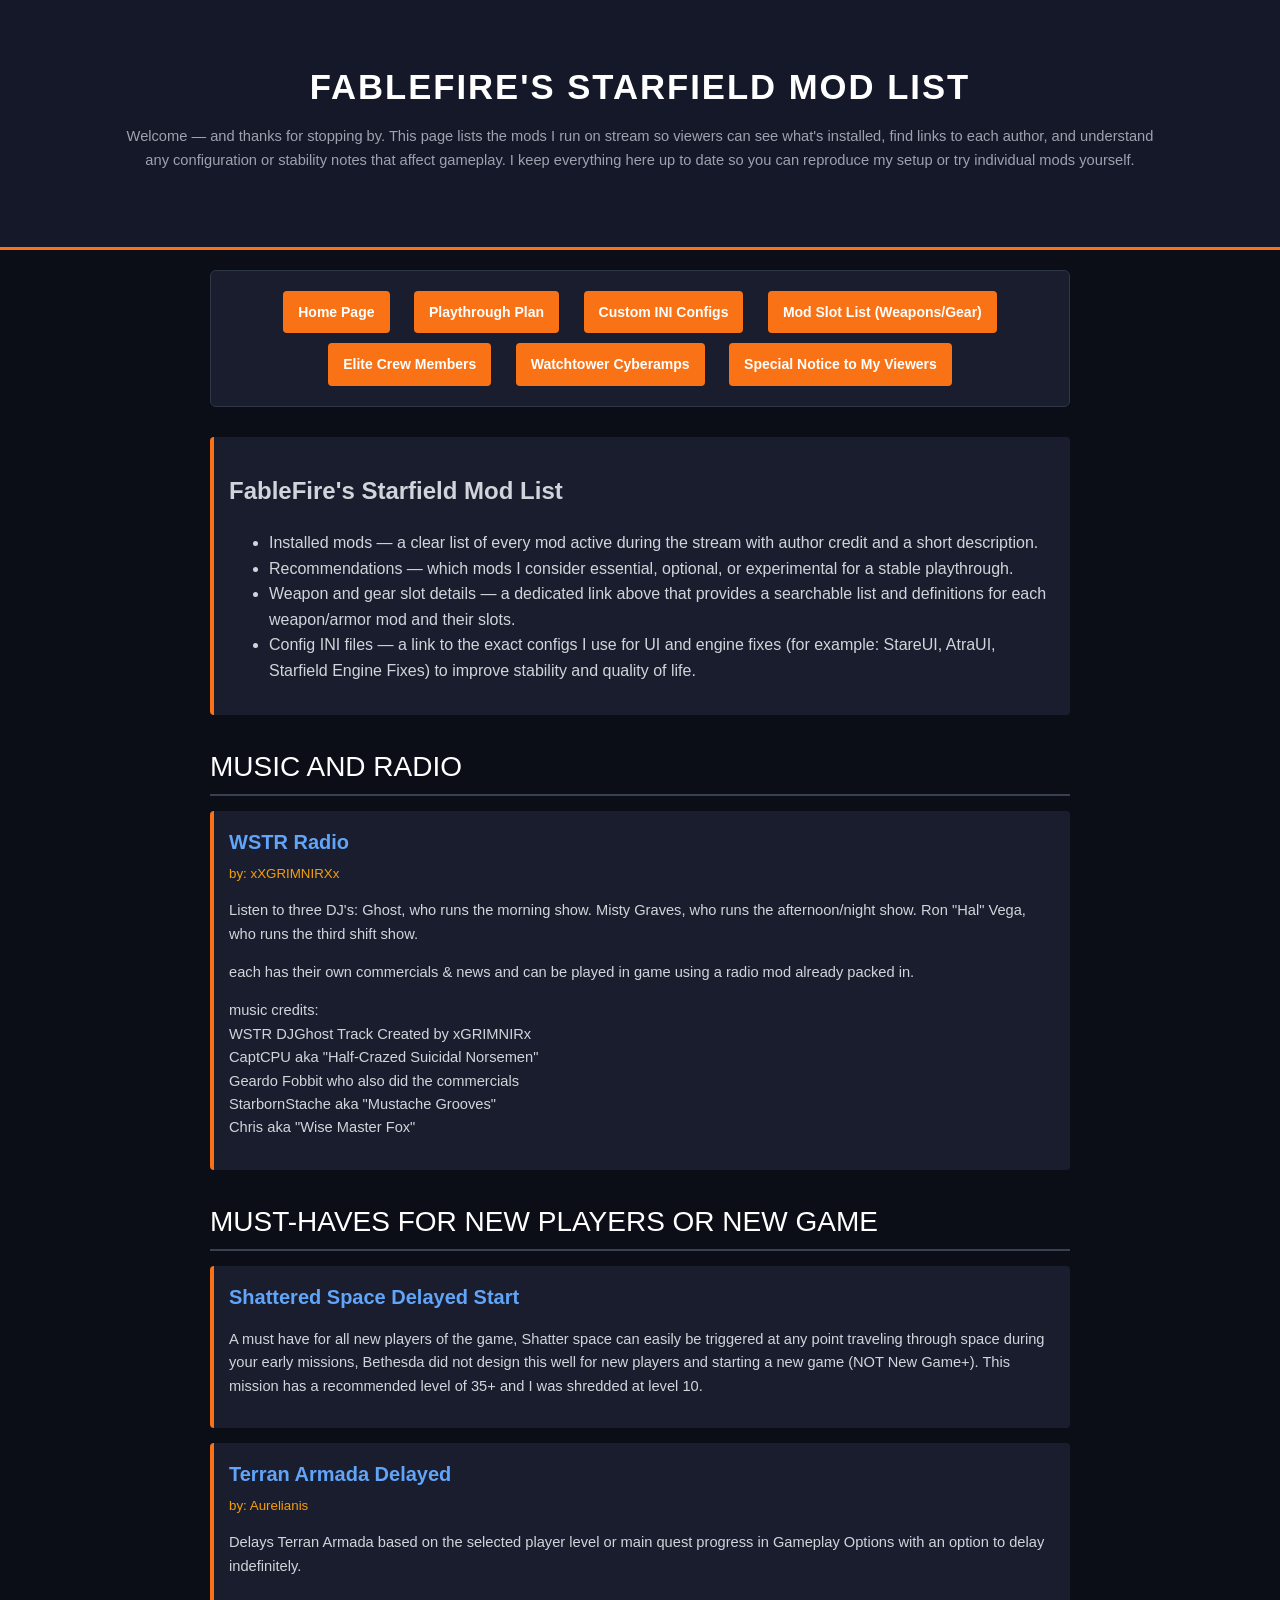
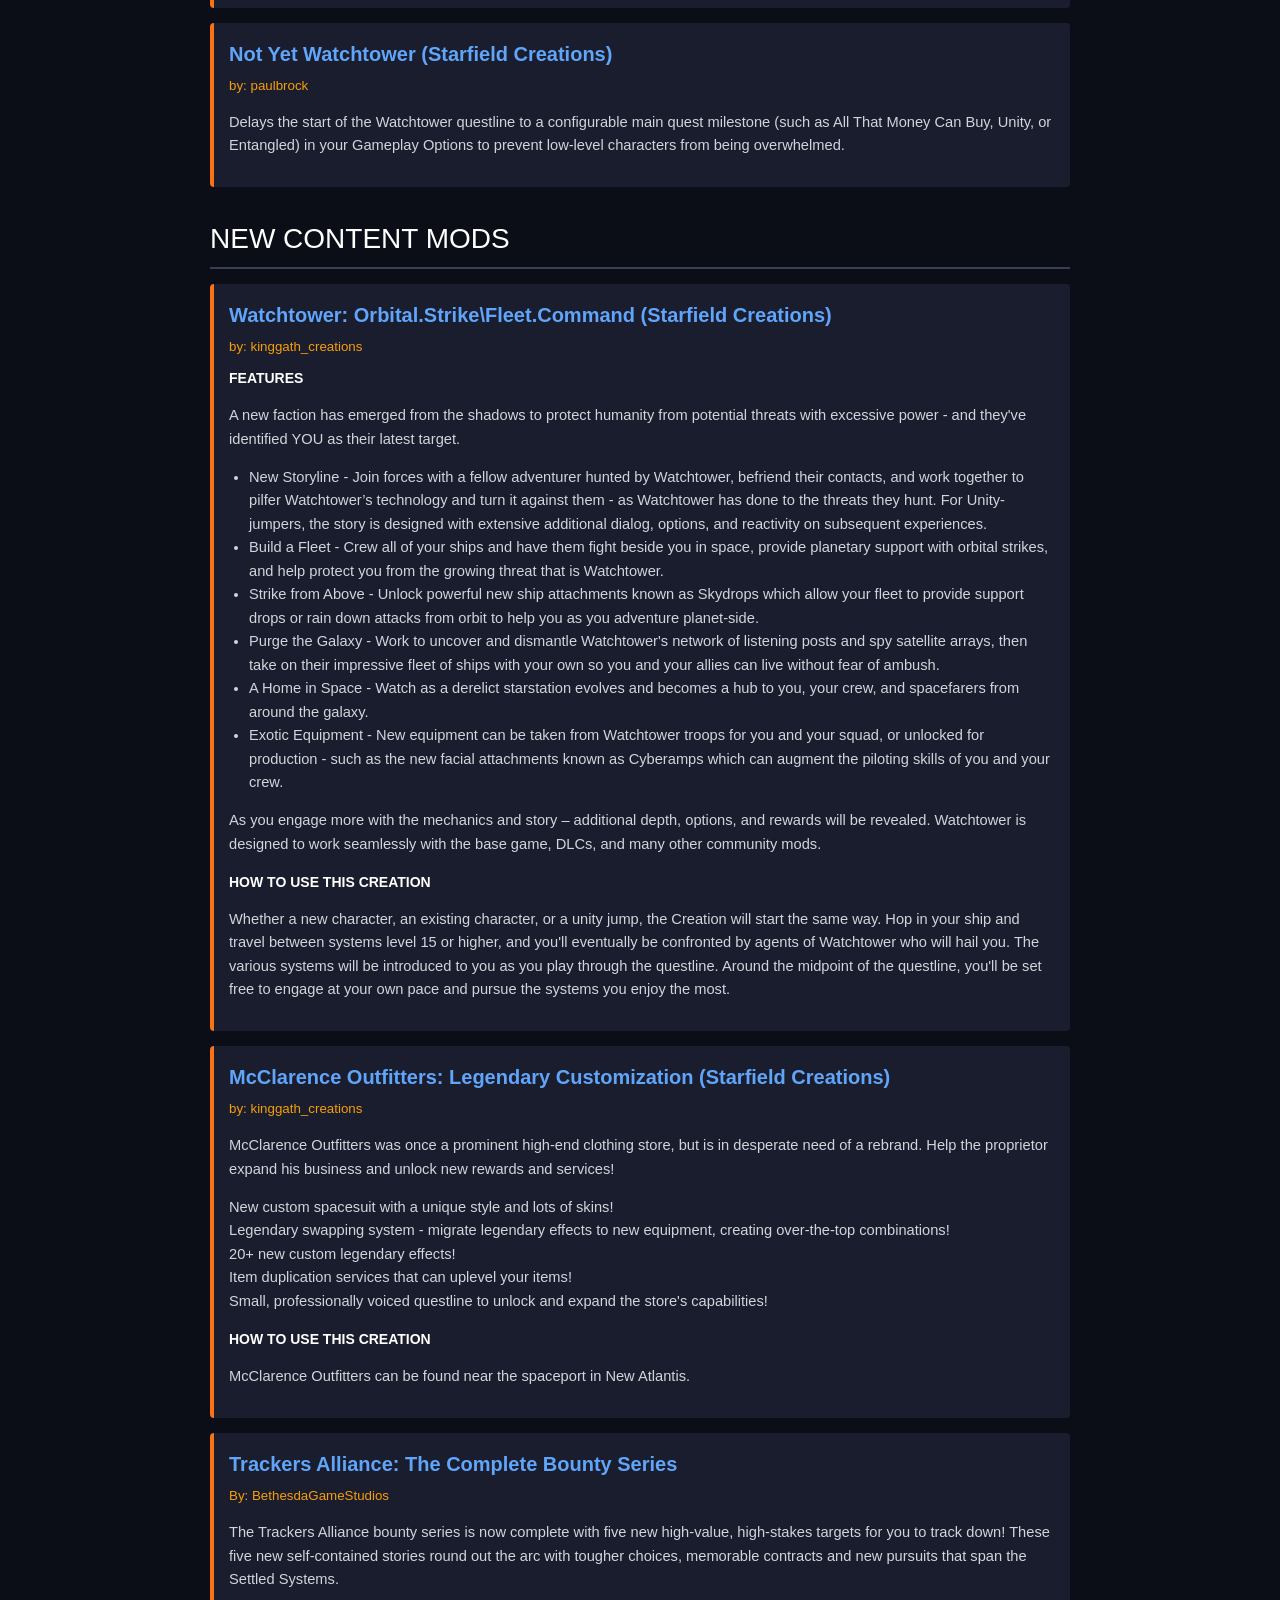
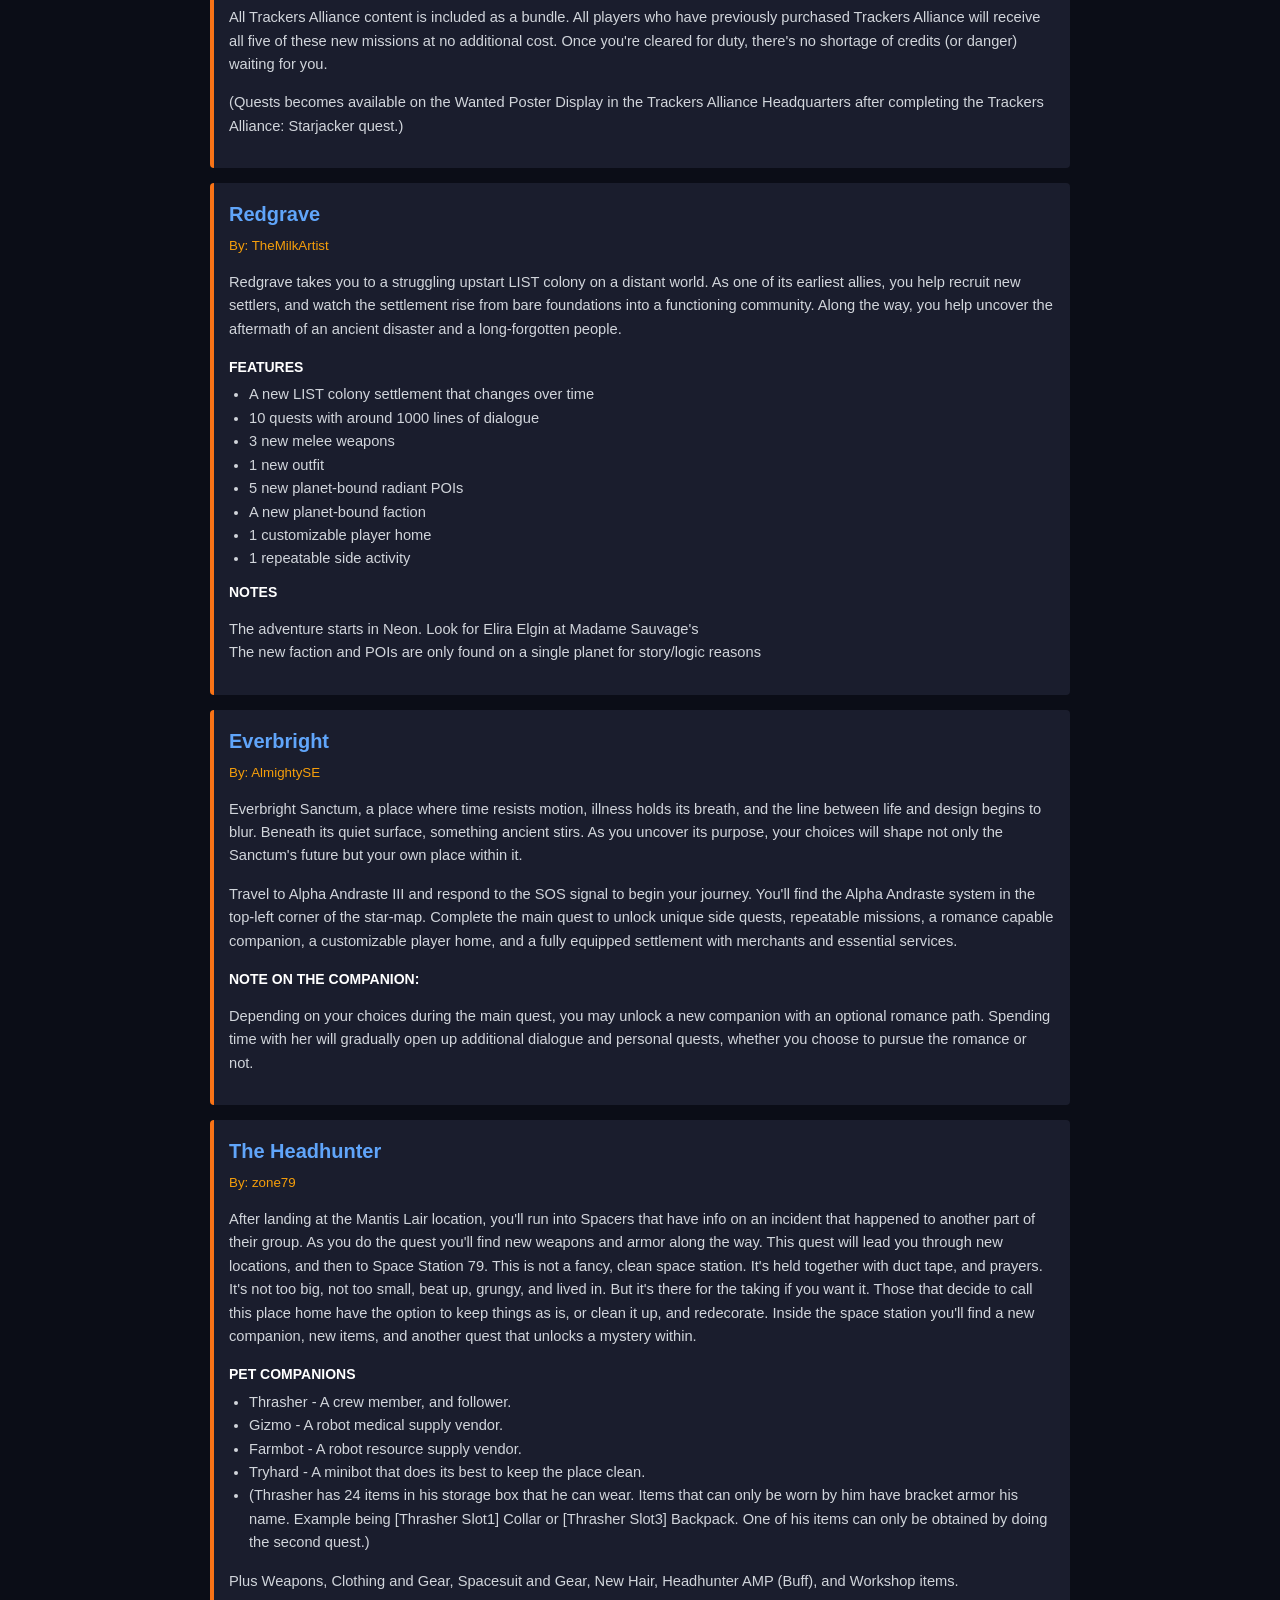
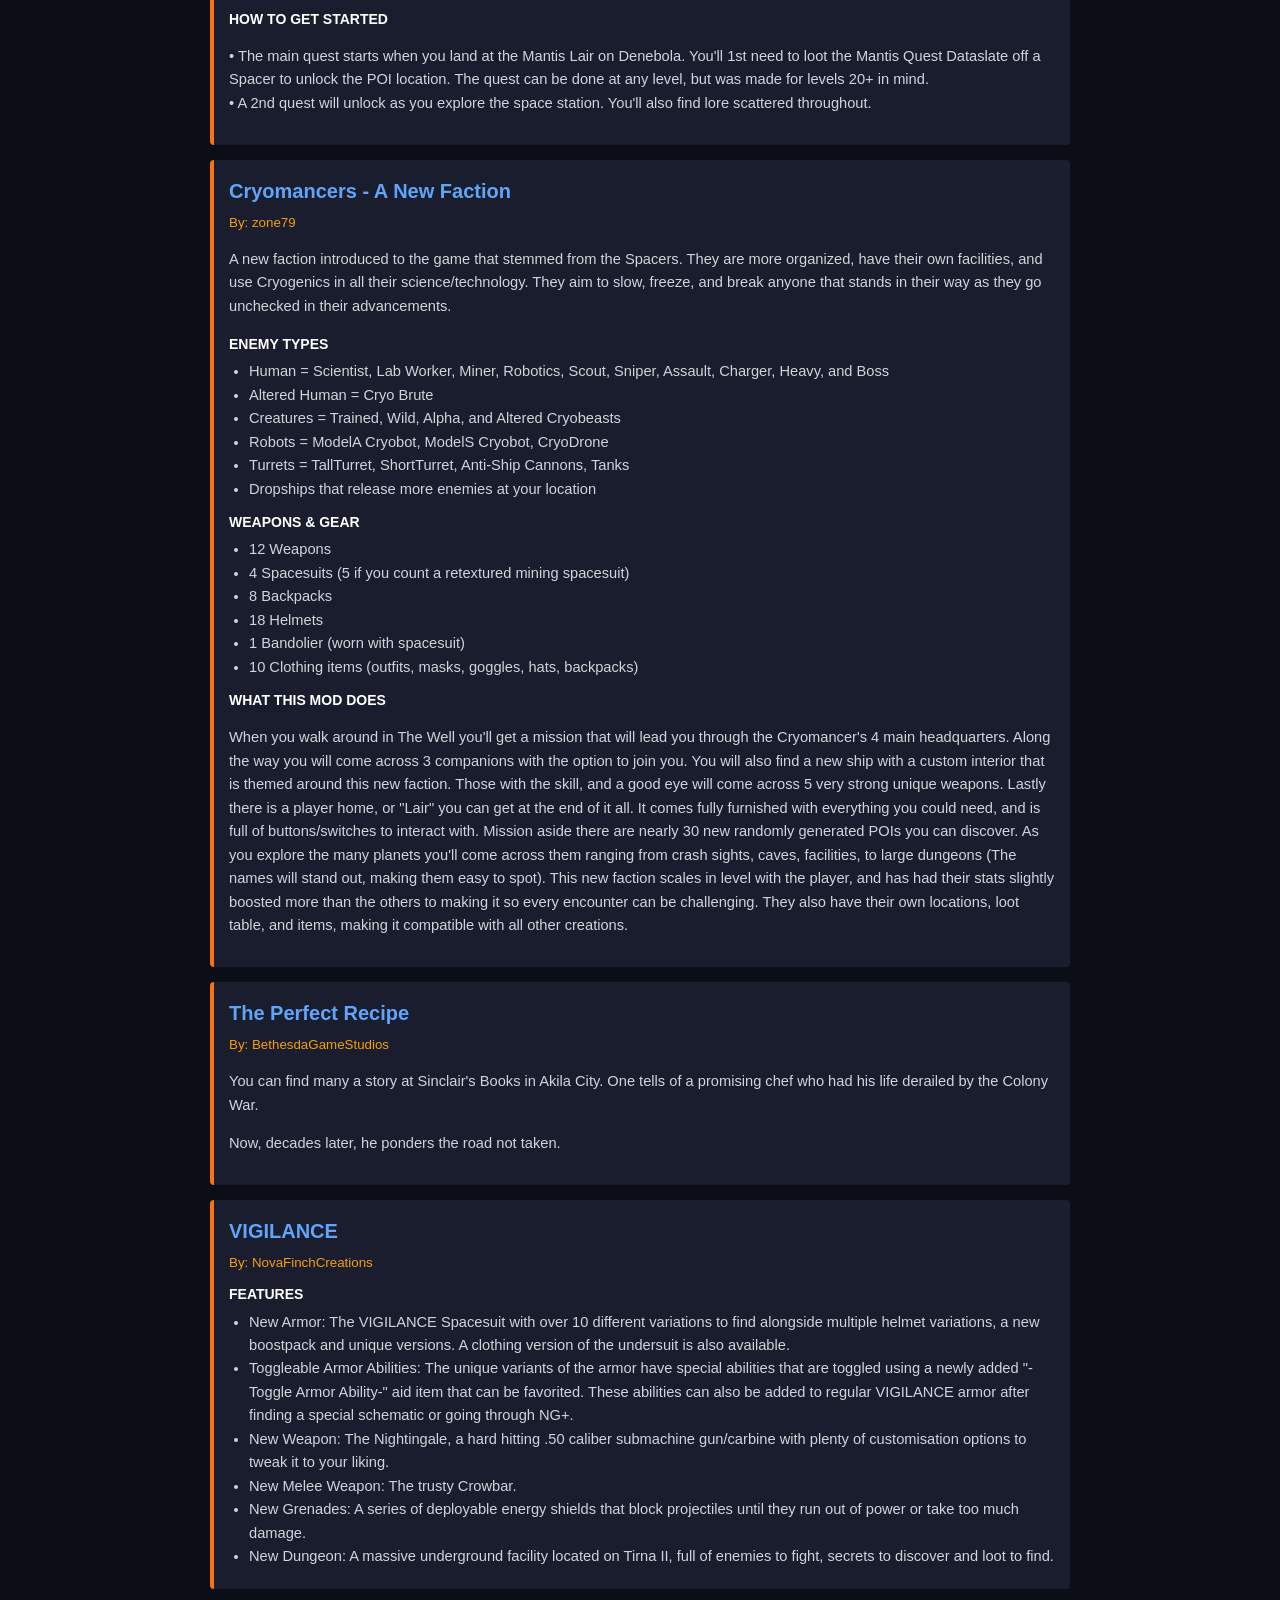
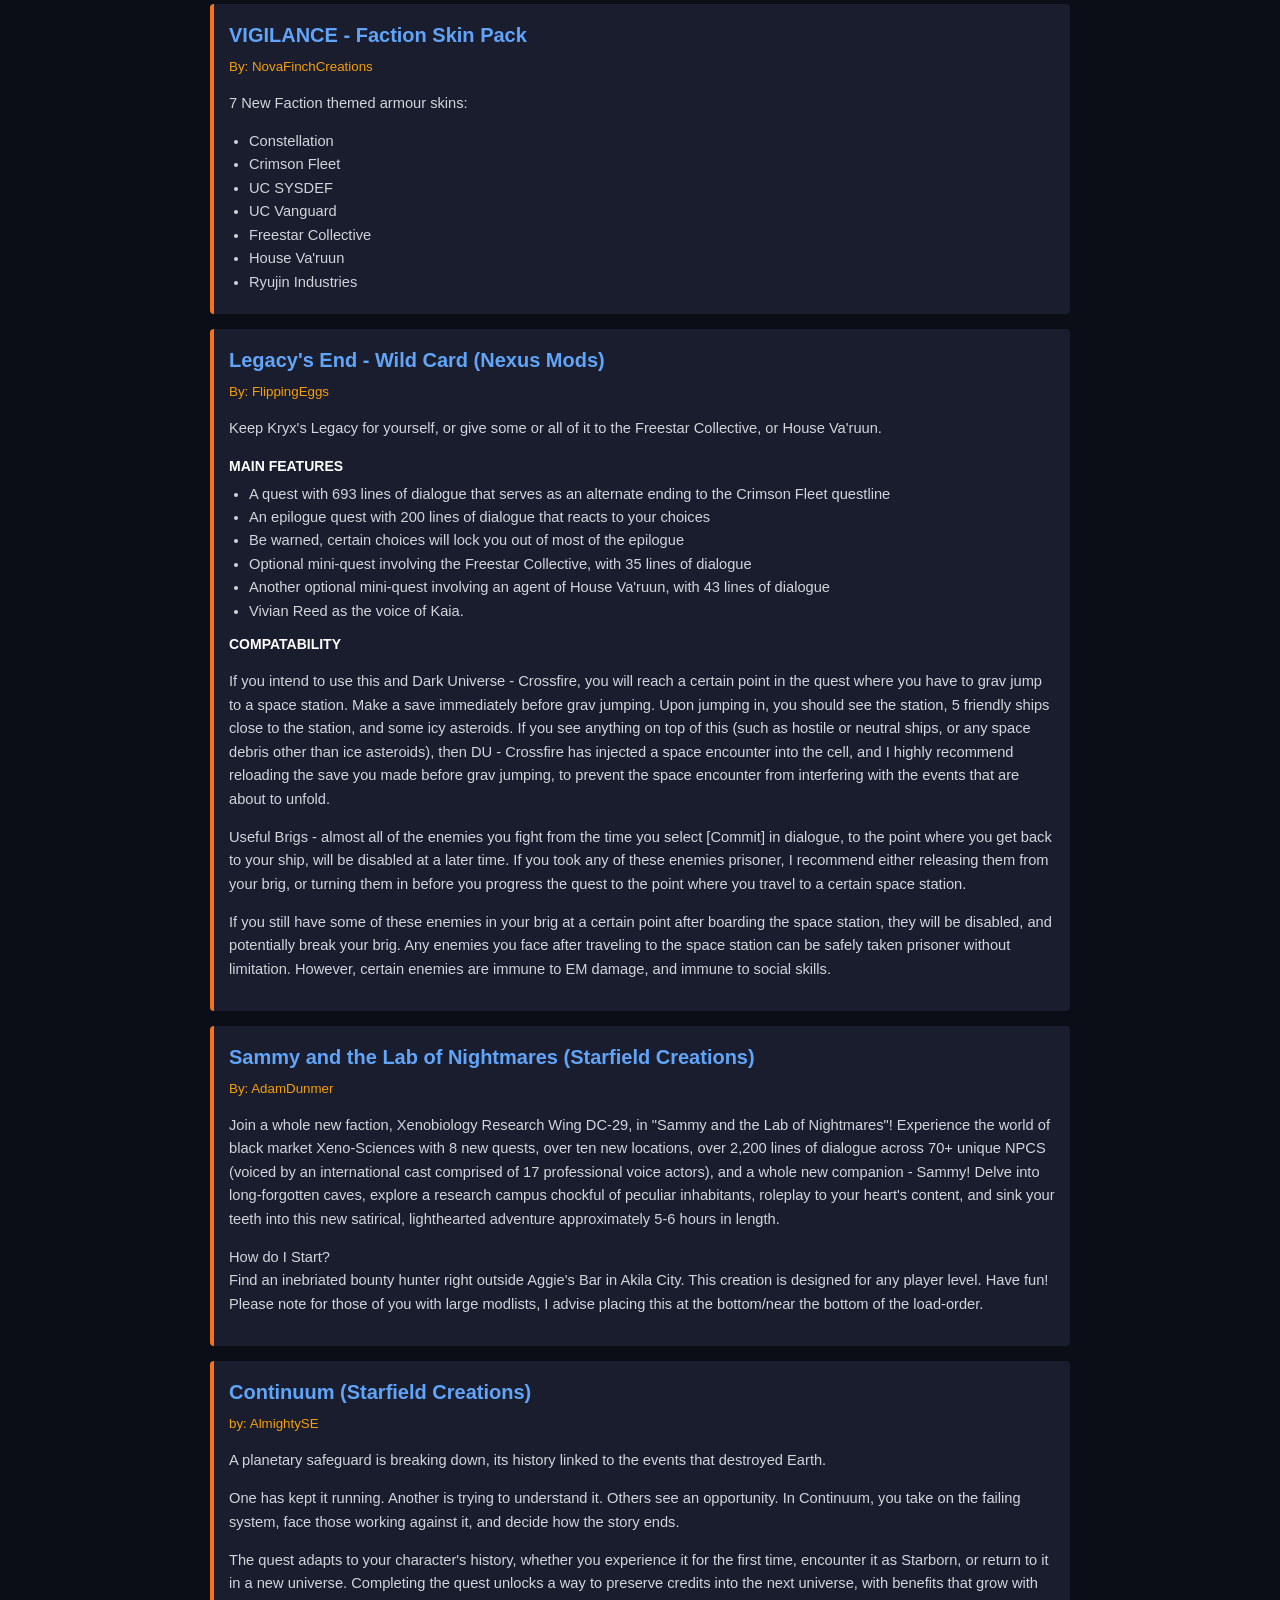
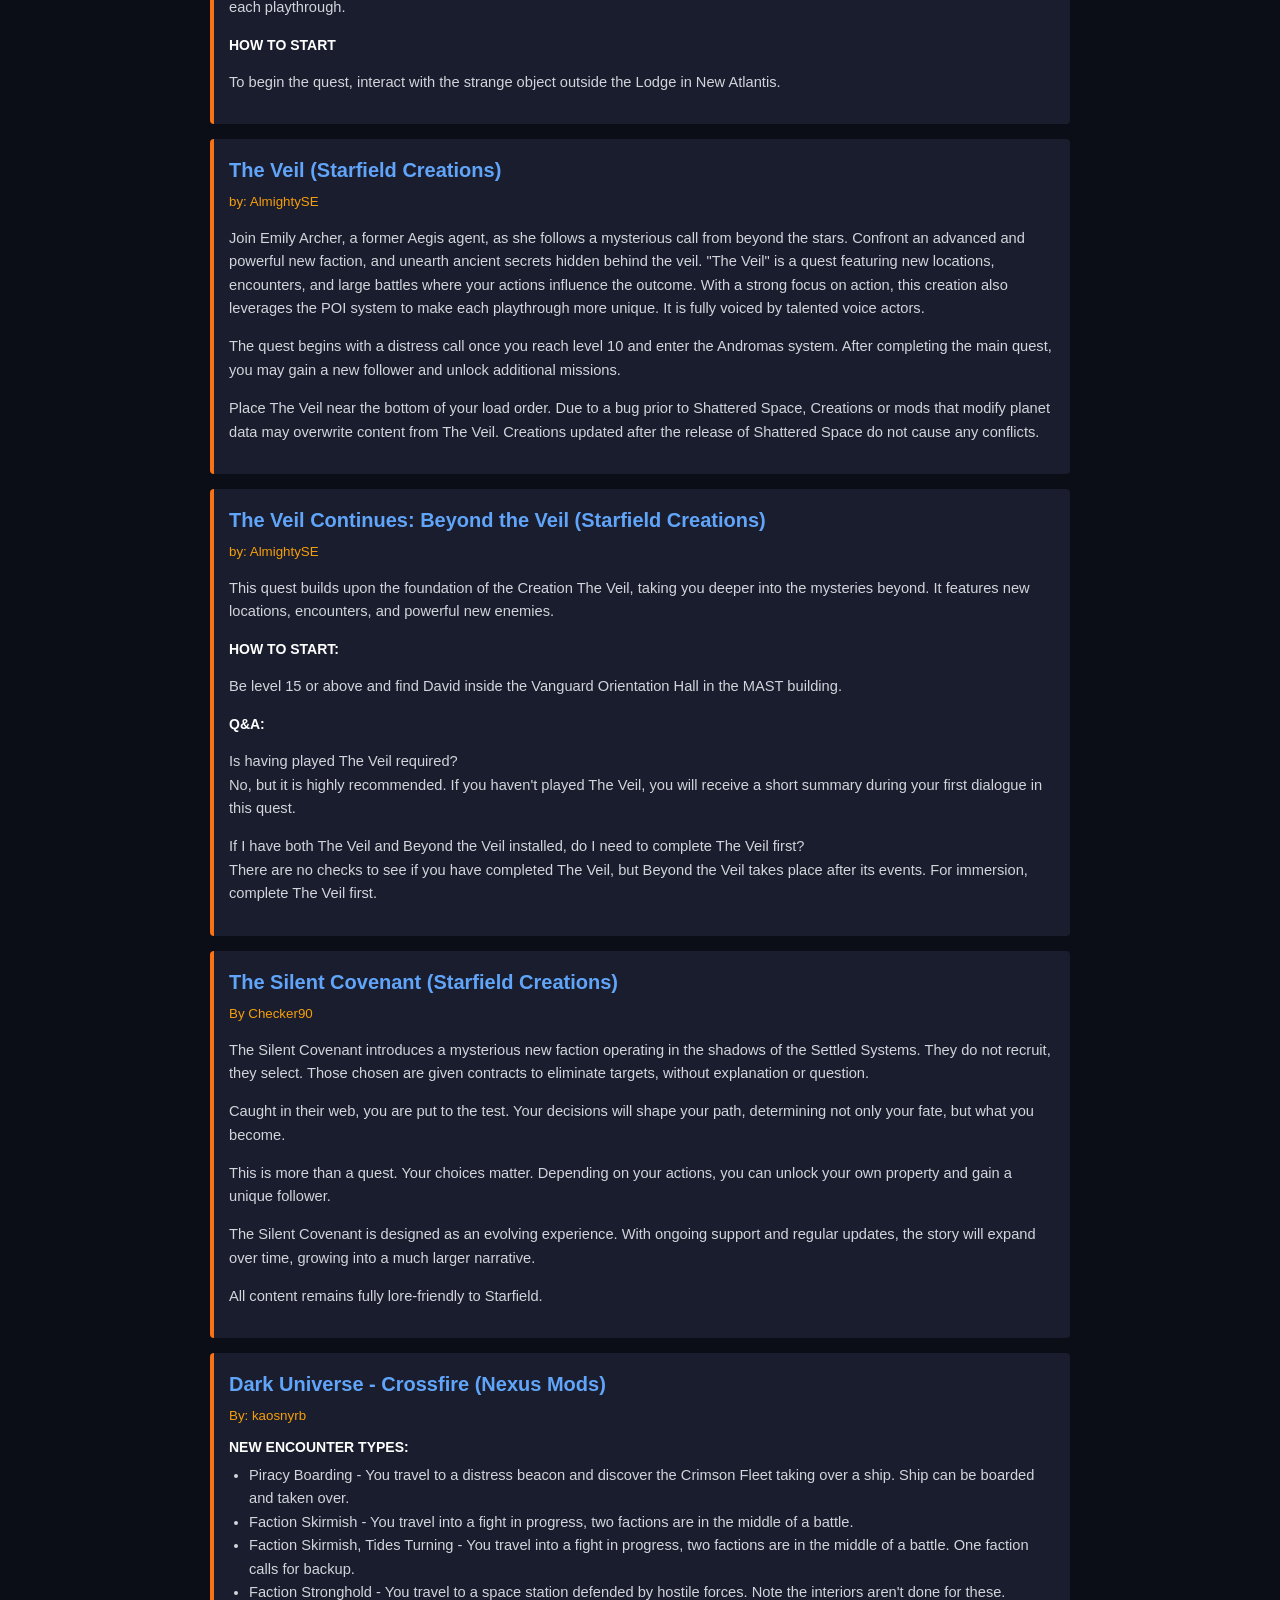
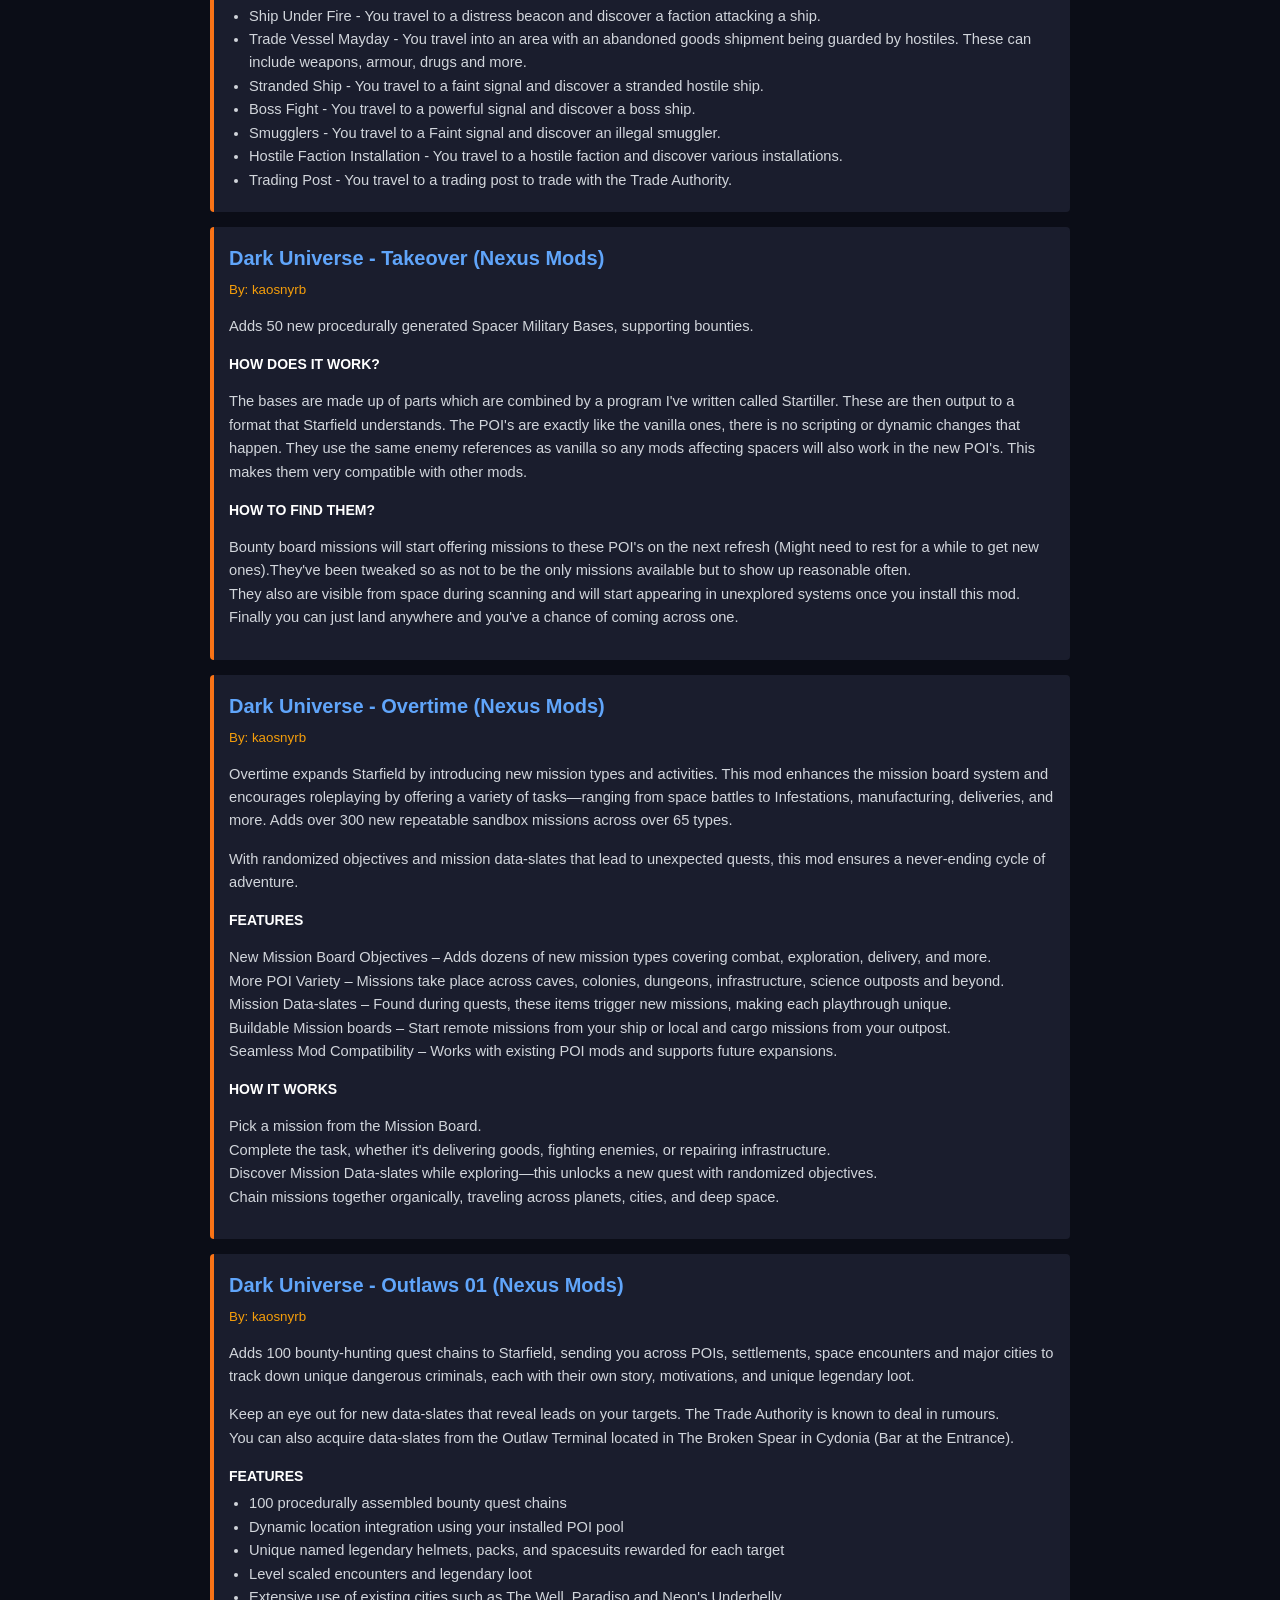
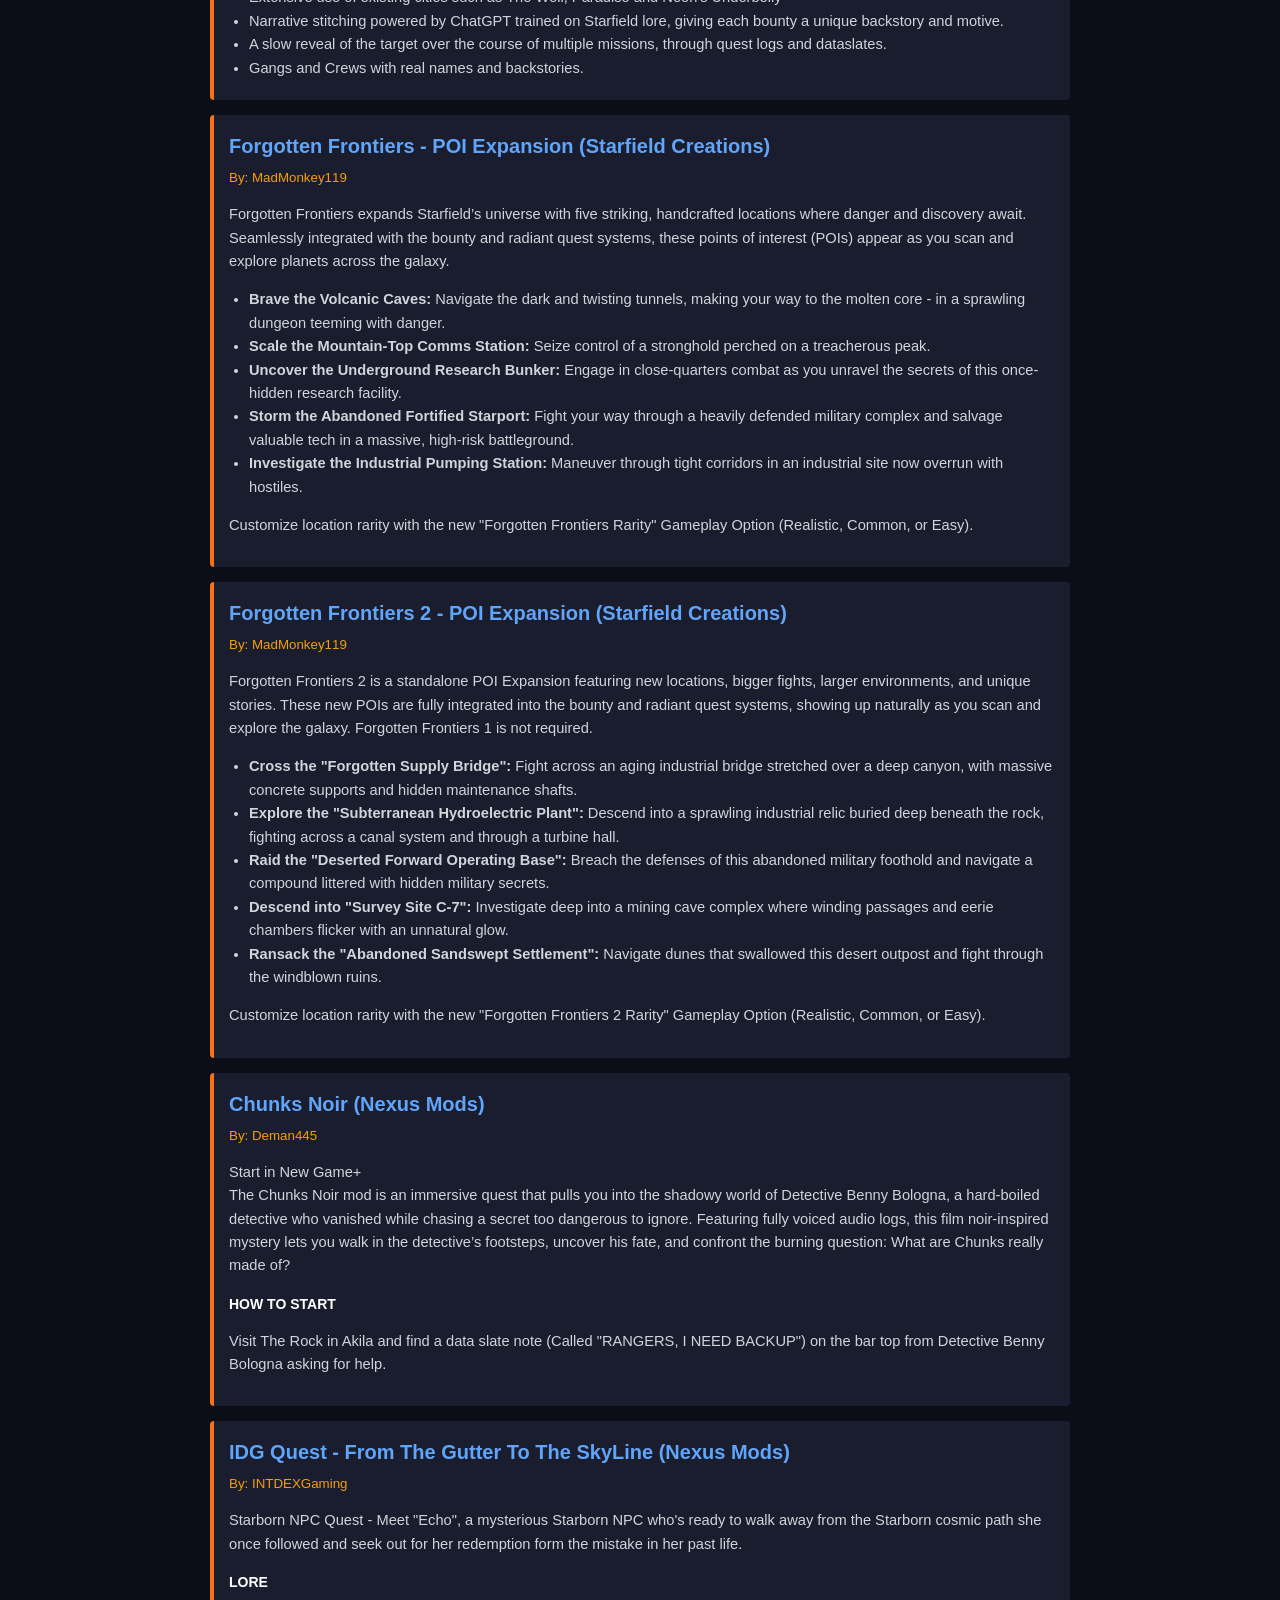
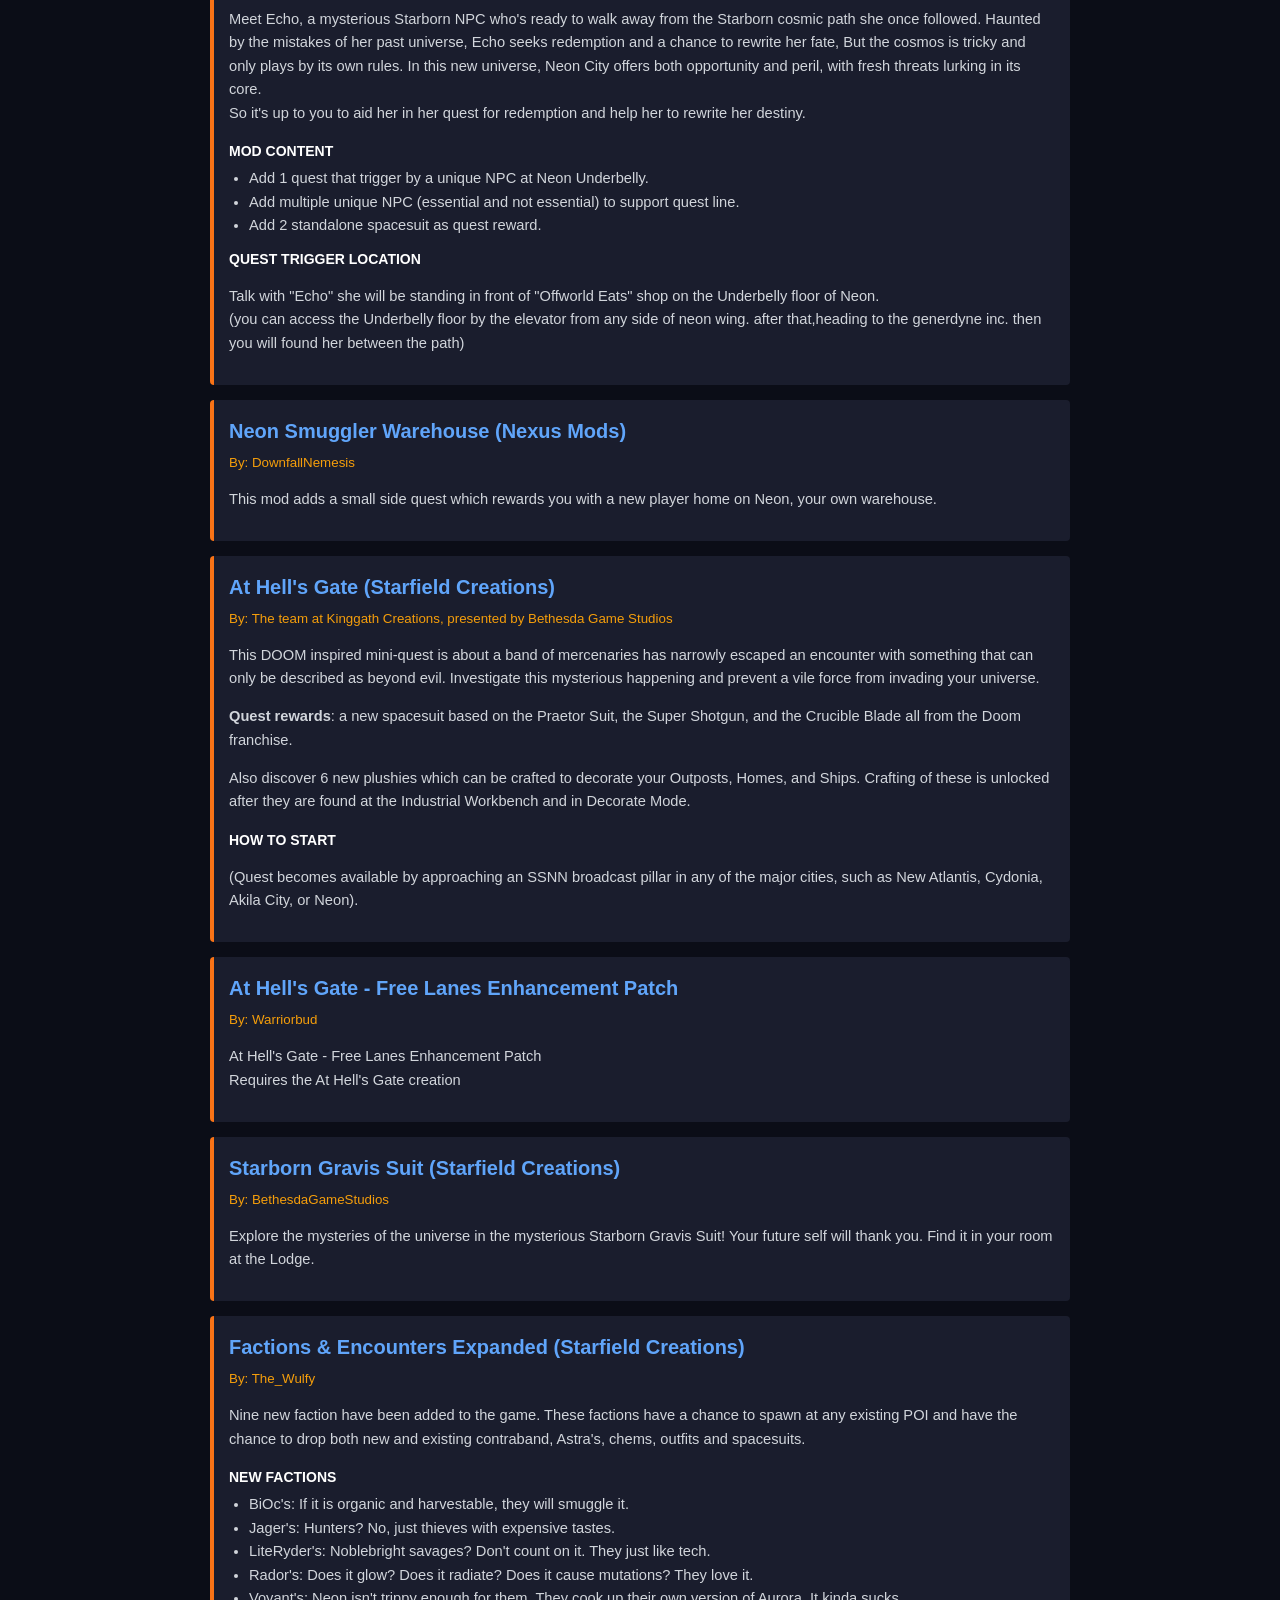
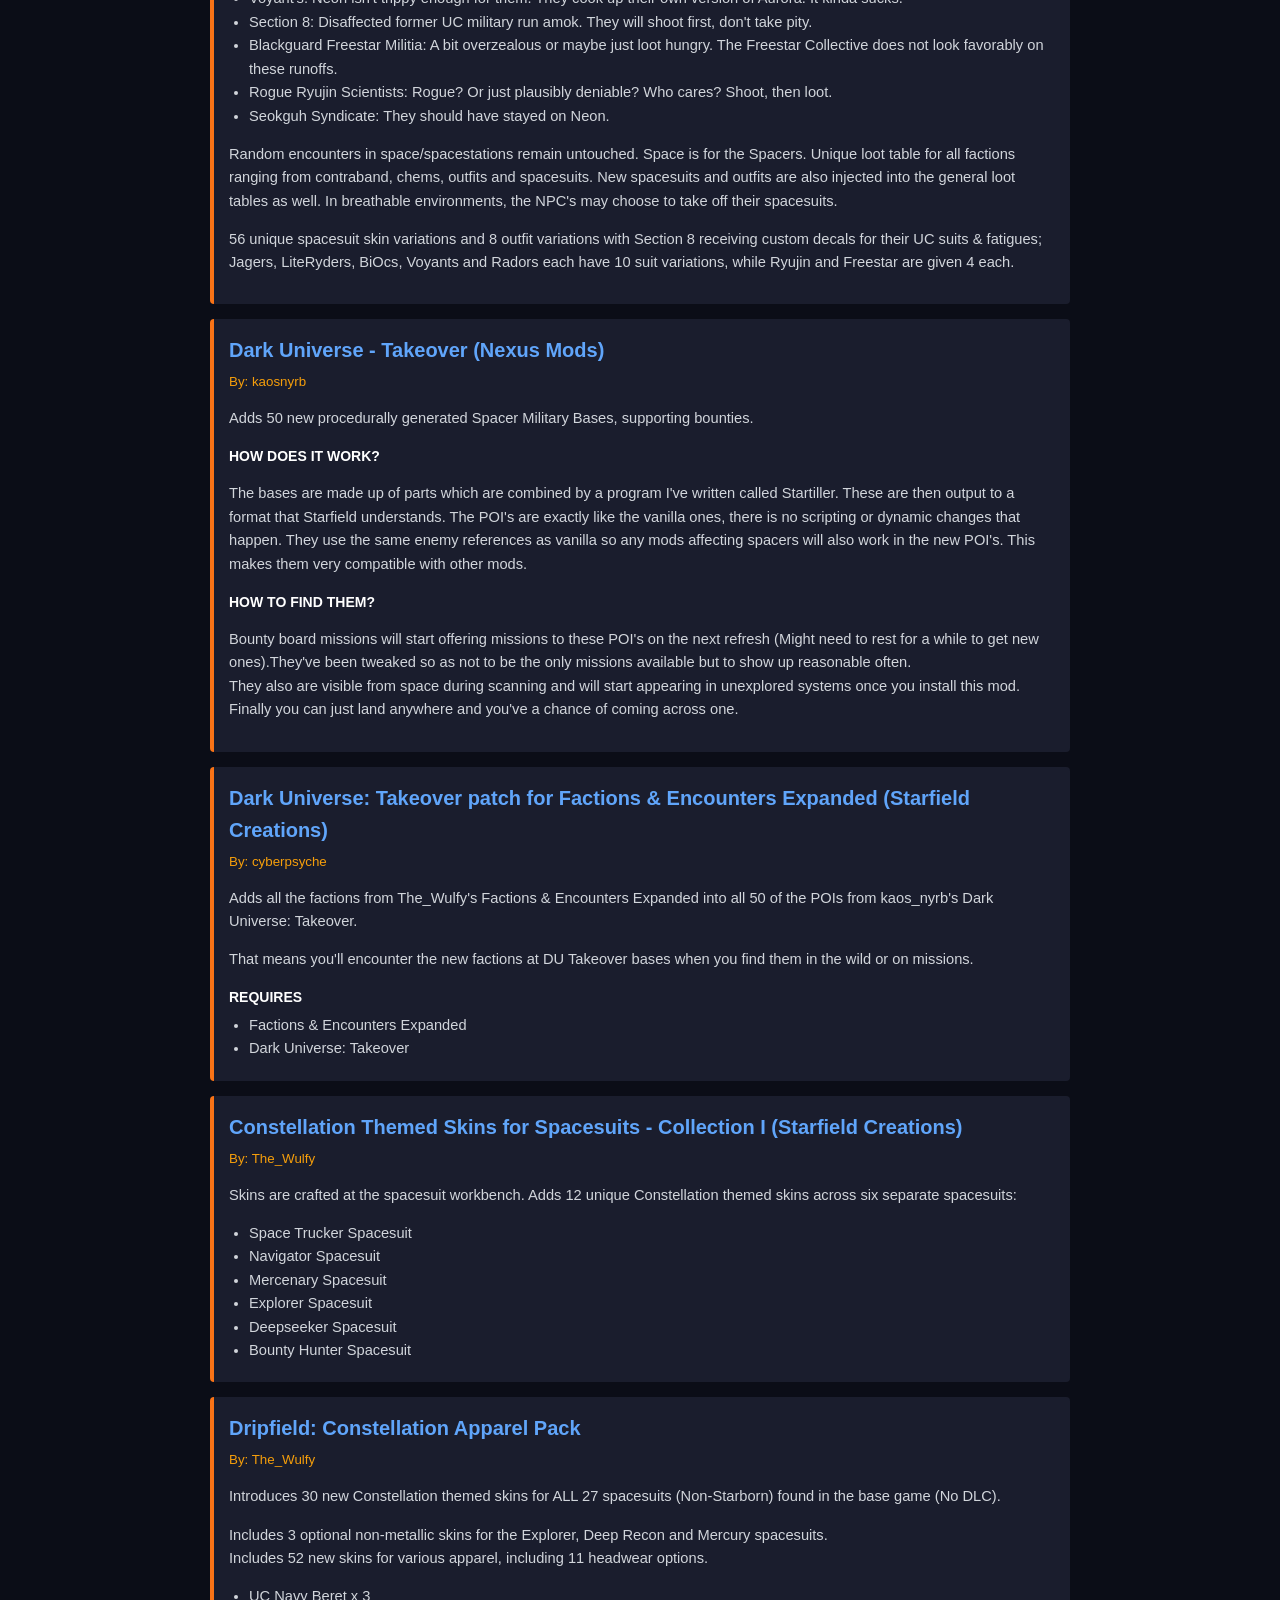
<file: index.html>
<!DOCTYPE html>
<html lang="en">
<head>
    <meta charset="UTF-8">
    <meta name="viewport" content="width=device-width, initial-scale=1.0">
    <title>FableFire's Starfield Mod List</title>
    <link rel="stylesheet" href="stylesindex.css">
</head>
<body>

<div class="hero">
    <h1>FableFire's Starfield Mod List</h1>
    <p>Welcome — and thanks for stopping by. This page lists the mods I run on stream so viewers can see what's installed, find links to each author, and understand any configuration or stability notes that affect gameplay. I keep everything here up to date so you can reproduce my setup or try individual mods yourself.</p>
</div>
<div class="container">
    <div class="links-box">
        <a href="index.html" class="btn">Home Page</a>
        <a href="https://phenomenon010.github.io/Personal-Starfield-Mod-List/Playthrough-plan.html" class="btn" target="_blank">Playthrough Plan</a>
        <a href="https://drive.google.com/drive/folders/1IuJSevtT30CsbuSPgMwMbvyM0jWRvTxs?usp=sharing" class="btn" target="_blank">Custom INI Configs</a>
        <a href="https://phenomenon010.github.io/Personal-Starfield-Mod-List/Gear_Wep_Mod_Slots_List.html" class="btn" target="_blank">Mod Slot List (Weapons/Gear)</a>
        <a href="https://phenomenon010.github.io/Personal-Starfield-Mod-List/Elite_Crew_Members.html" class="btn" target="_blank">Elite Crew Members</a>
        <a href="https://phenomenon010.github.io/Personal-Starfield-Mod-List/Watchtower_Cyberamps.html" class="btn" target="_blank">Watchtower Cyberamps</a>
        <a href="https://phenomenon010.github.io/Personal-Starfield-Mod-List/Special_Notice.html" class="btn" target="_blank">Special Notice to My Viewers</a>
    </div>
<div class="mod-card">
    <h2>FableFire's Starfield Mod List</h2>
                <ul>
                <li>Installed mods — a clear list of every mod active during the stream with author credit and a short description.</li>
                <li>Recommendations — which mods I consider essential, optional, or experimental for a stable playthrough.</li>
                <li>Weapon and gear slot details — a dedicated link above that provides a searchable list and definitions for each weapon/armor mod and their slots.</li>
                <li>Config INI files — a link to the exact configs I use for UI and engine fixes (for example: StareUI, AtraUI, Starfield Engine Fixes) to improve stability and quality of life.</li>
            </ul>
</div>
    <!-- MUSIC AND RADIO -->
    <div class="category-title">Music and Radio</div>
    <div class="mod-card">
        <div class="mod-title"><a href="https://www.nexusmods.com/starfield/mods/15933" target="_blank">WSTR Radio</a></div>
        <div class="mod-author">by: xXGRIMNIRXx</div>
        <div class="mod-desc">
            <p>Listen to three DJ's: Ghost, who runs the morning show. Misty Graves, who runs the afternoon/night show. Ron "Hal" Vega, who runs the third shift show.</p>
            <p>each has their own commercials & news and can be played in game using a radio mod already packed in.</p>
            <p>music credits:<br>
            WSTR DJGhost Track Created by xGRIMNIRx<br>
            CaptCPU aka "Half-Crazed Suicidal Norsemen"<br>
            Geardo Fobbit who also did the commercials<br>
            StarbornStache aka "Mustache Grooves"<br>
            Chris aka "Wise Master Fox"</p>
        </div>
    </div>


    <!-- MUST HAVES -->
    <div class="category-title">Must-Haves for New Players or New Game</div>

    <div class="mod-card">
        <div class="mod-title"><a href="https://www.nexusmods.com/starfield/mods/11788?tab=description" target="_blank">Shattered Space Delayed Start</a></div>
        <div class="mod-desc">
            <p>A must have for all new players of the game, Shatter space can easily be triggered at any point traveling through space during your early missions, Bethesda did not design this well for new players and starting a new game (NOT New Game+). This mission has a recommended level of 35+ and I was shredded at level 10.</p>
        </div>
    </div>

    <div class="mod-card">
        <div class="mod-title"><a href="https://www.nexusmods.com/starfield/mods/16373" target="_blank">Terran Armada Delayed</a></div>
        <div class="mod-author">by: Aurelianis</div>
        <div class="mod-desc">
            <p>Delays Terran Armada based on the selected player level or main quest progress in Gameplay Options with an option to delay indefinitely.</p>
        </div>
    </div>

    <div class="mod-card">
        <div class="mod-title"><a href="https://creations.bethesda.net/en/starfield/details/bcf080ce-b077-4935-960a-d0723c35b053/Not_Yet_Watchtower" target="_blank">Not Yet Watchtower (Starfield Creations)</a></div>
        <div class="mod-author">by: paulbrock</div>
        <div class="mod-desc">
            <p>Delays the start of the Watchtower questline to a configurable main quest milestone (such as All That Money Can Buy, Unity, or Entangled) in your Gameplay Options to prevent low-level characters from being overwhelmed.</p>
        </div>
    </div>


    <!-- NEW CONTENT MODS -->
    <div class="category-title">New Content Mods</div>

    <div class="mod-card">
        <div class="mod-title"><a href="https://creations.bethesda.net/en/starfield/details/5d455df7-d99f-4619-a383-f2b39aa21e00/Watchtower__Orbital_Strike__Fleet_Command" target="_blank">Watchtower: Orbital.Strike\Fleet.Command (Starfield Creations)</a></div>
        <div class="mod-author">by: kinggath_creations</div>
        <div class="mod-desc">
            <h6>Features</h6>
            <p>A new faction has emerged from the shadows to protect humanity from potential threats with excessive power - and they've identified YOU as their latest target.</p>
            <ul>
                <li>New Storyline - Join forces with a fellow adventurer hunted by Watchtower, befriend their contacts, and work together to pilfer Watchtower’s technology and turn it against them - as Watchtower has done to the threats they hunt. For Unity-jumpers, the story is designed with extensive additional dialog, options, and reactivity on subsequent experiences.</li>
                <li>Build a Fleet - Crew all of your ships and have them fight beside you in space, provide planetary support with orbital strikes, and help protect you from the growing threat that is Watchtower.</li>
                <li>Strike from Above - Unlock powerful new ship attachments known as Skydrops which allow your fleet to provide support drops or rain down attacks from orbit to help you as you adventure planet-side.</li>
                <li>Purge the Galaxy - Work to uncover and dismantle Watchtower's network of listening posts and spy satellite arrays, then take on their impressive fleet of ships with your own so you and your allies can live without fear of ambush.</li>
                <li>A Home in Space - Watch as a derelict starstation evolves and becomes a hub to you, your crew, and spacefarers from around the galaxy.</li>
                <li>Exotic Equipment - New equipment can be taken from Watchtower troops for you and your squad, or unlocked for production - such as the new facial attachments known as Cyberamps which can augment the piloting skills of you and your crew.</li>
            </ul>
            <p>As you engage more with the mechanics and story – additional depth, options, and rewards will be revealed. Watchtower is designed to work seamlessly with the base game, DLCs, and many other community mods.</p>
            <h6>How to use this Creation</h6>
            <p>Whether a new character, an existing character, or a unity jump, the Creation will start the same way. Hop in your ship and travel between systems level 15 or higher, and you'll eventually be confronted by agents of Watchtower who will hail you. The various systems will be introduced to you as you play through the questline. Around the midpoint of the questline, you'll be set free to engage at your own pace and pursue the systems you enjoy the most.</p>
        </div>
    </div>

    <div class="mod-card">
        <div class="mod-title"><a href="https://creations.bethesda.net/en/starfield/details/d4f5c6a2-ea4f-4f74-b338-6403c5717ec0/McClarence_Outfitters__Legendary_Customization" target="_blank">McClarence Outfitters: Legendary Customization (Starfield Creations)</a></div>
        <div class="mod-author">by: kinggath_creations</div>
        <div class="mod-desc">
            <p>McClarence Outfitters was once a prominent high-end clothing store, but is in desperate need of a rebrand. Help the proprietor expand his business and unlock new rewards and services!</p>
            <p>New custom spacesuit with a unique style and lots of skins!<br>
            Legendary swapping system - migrate legendary effects to new equipment, creating over-the-top combinations!<br>
            20+ new custom legendary effects!<br>
            Item duplication services that can uplevel your items!<br>
            Small, professionally voiced questline to unlock and expand the store's capabilities!</p>
            <h6>How to use this Creation</h6>
            <p>McClarence Outfitters can be found near the spaceport in New Atlantis.</p>
        </div>
    </div>

    <div class="mod-card">
        <div class="mod-title"><a href="https://creations.bethesda.net/en/starfield/details/4bf1a31f-46d5-47bf-a5e6-d0f9e2496d0c/Trackers_Alliance__The_Vulture" target="_blank">Trackers Alliance: The Complete Bounty Series</a></div>
        <div class="mod-author">By: BethesdaGameStudios</div>
        <div class="mod-desc">
            <p>The Trackers Alliance bounty series is now complete with five new high-value, high-stakes targets for you to track down! These five new self-contained stories round out the arc with tougher choices, memorable contracts and new pursuits that span the Settled Systems.</p>
            <p>All Trackers Alliance content is included as a bundle. All players who have previously purchased Trackers Alliance will receive all five of these new missions at no additional cost. Once you're cleared for duty, there's no shortage of credits (or danger) waiting for you.</p>
            <p>(Quests becomes available on the Wanted Poster Display in the Trackers Alliance Headquarters after completing the Trackers Alliance: Starjacker quest.)</p>
        </div>
    </div>

    <div class="mod-card">
        <div class="mod-title"><a href="https://creations.bethesda.net/en/starfield/details/8d465f06-528d-4f47-9a69-052350533bb1/Redgrave" target="_blank">Redgrave</a></div>
        <div class="mod-author">By: TheMilkArtist</div>
        <div class="mod-desc">
            <p>Redgrave takes you to a struggling upstart LIST colony on a distant world. As one of its earliest allies, you help recruit new settlers, and watch the settlement rise from bare foundations into a functioning community. Along the way, you help uncover the aftermath of an ancient disaster and a long-forgotten people.</p>
            <h6>Features</h6>
            <ul>
                <li>A new LIST colony settlement that changes over time</li>
                <li>10 quests with around 1000 lines of dialogue</li>
                <li>3 new melee weapons</li>
                <li>1 new outfit</li>
                <li>5 new planet-bound radiant POIs</li>
                <li>A new planet-bound faction</li>
                <li>1 customizable player home</li>
                <li>1 repeatable side activity</li>
            </ul>
            <h6>Notes</h6>
            <p>The adventure starts in Neon. Look for Elira Elgin at Madame Sauvage's<br>
            The new faction and POIs are only found on a single planet for story/logic reasons</p>
        </div>
    </div>

    <div class="mod-card">
        <div class="mod-title"><a href="https://creations.bethesda.net/en/starfield/details/b7d9ccea-4c2e-4960-9322-3cdcba825e79/Everbright" target="_blank">Everbright</a></div>
        <div class="mod-author">By: AlmightySE</div>
        <div class="mod-desc">
            <p>Everbright Sanctum, a place where time resists motion, illness holds its breath, and the line between life and design begins to blur. Beneath its quiet surface, something ancient stirs. As you uncover its purpose, your choices will shape not only the Sanctum's future but your own place within it.</p>
            <p>Travel to Alpha Andraste III and respond to the SOS signal to begin your journey. You'll find the Alpha Andraste system in the top-left corner of the star-map. Complete the main quest to unlock unique side quests, repeatable missions, a romance capable companion, a customizable player home, and a fully equipped settlement with merchants and essential services.</p>
            <h6>Note on the companion:</h6>
            <p>Depending on your choices during the main quest, you may unlock a new companion with an optional romance path. Spending time with her will gradually open up additional dialogue and personal quests, whether you choose to pursue the romance or not.</p>
        </div>
    </div>

    <div class="mod-card">
        <div class="mod-title"><a href="https://creations.bethesda.net/en/starfield/details/2e6681e6-1ab3-4dc4-b30c-3666ea457e20/The_Headhunter" target="_blank">The Headhunter</a></div>
        <div class="mod-author">By: zone79</div>
        <div class="mod-desc">
            <p>After landing at the Mantis Lair location, you'll run into Spacers that have info on an incident that happened to another part of their group. As you do the quest you'll find new weapons and armor along the way. This quest will lead you through new locations, and then to Space Station 79. This is not a fancy, clean space station. It's held together with duct tape, and prayers. It's not too big, not too small, beat up, grungy, and lived in. But it's there for the taking if you want it. Those that decide to call this place home have the option to keep things as is, or clean it up, and redecorate. Inside the space station you'll find a new companion, new items, and another quest that unlocks a mystery within.</p>
            <h6>Pet Companions</h6>
            <ul>
                <li>Thrasher - A crew member, and follower.</li>
                <li>Gizmo - A robot medical supply vendor.</li>
                <li>Farmbot - A robot resource supply vendor.</li>
                <li>Tryhard - A minibot that does its best to keep the place clean.</li>
                <li>(Thrasher has 24 items in his storage box that he can wear. Items that can only be worn by him have bracket armor his name. Example being [Thrasher Slot1] Collar or [Thrasher Slot3] Backpack. One of his items can only be obtained by doing the second quest.)</li>
            </ul>
            <p>Plus Weapons, Clothing and Gear, Spacesuit and Gear, New Hair, Headhunter AMP (Buff), and Workshop items.</p>
            <h6>HOW TO GET STARTED</h6>
            <p>• The main quest starts when you land at the Mantis Lair on Denebola. You'll 1st need to loot the Mantis Quest Dataslate off a Spacer to unlock the POI location. The quest can be done at any level, but was made for levels 20+ in mind.<br>
            • A 2nd quest will unlock as you explore the space station. You'll also find lore scattered throughout.</p>
        </div>
    </div>

    <div class="mod-card">
        <div class="mod-title"><a href="https://creations.bethesda.net/en/starfield/details/c698f6a0-191a-402e-832f-8ad762698f39/Cryomancers___A_New_Faction" target="_blank">Cryomancers - A New Faction</a></div>
        <div class="mod-author">By: zone79</div>
        <div class="mod-desc">
            <p>A new faction introduced to the game that stemmed from the Spacers. They are more organized, have their own facilities, and use Cryogenics in all their science/technology. They aim to slow, freeze, and break anyone that stands in their way as they go unchecked in their advancements.</p>
            <h6>ENEMY TYPES</h6>
            <ul>
                <li>Human = Scientist, Lab Worker, Miner, Robotics, Scout, Sniper, Assault, Charger, Heavy, and Boss</li>
                <li>Altered Human = Cryo Brute</li>
                <li>Creatures = Trained, Wild, Alpha, and Altered Cryobeasts</li>
                <li>Robots = ModelA Cryobot, ModelS Cryobot, CryoDrone</li>
                <li>Turrets = TallTurret, ShortTurret, Anti-Ship Cannons, Tanks</li>
                <li>Dropships that release more enemies at your location</li>
            </ul>
            <h6>WEAPONS & GEAR</h6>
            <ul>
                <li>12 Weapons</li>
                <li>4 Spacesuits (5 if you count a retextured mining spacesuit)</li>
                <li>8 Backpacks</li>
                <li>18 Helmets</li>
                <li>1 Bandolier (worn with spacesuit)</li>
                <li>10 Clothing items (outfits, masks, goggles, hats, backpacks)</li>
            </ul>
            <h6>WHAT THIS MOD DOES</h6>
            <p>When you walk around in The Well you'll get a mission that will lead you through the Cryomancer's 4 main headquarters. Along the way you will come across 3 companions with the option to join you. You will also find a new ship with a custom interior that is themed around this new faction. Those with the skill, and a good eye will come across 5 very strong unique weapons. Lastly there is a player home, or "Lair" you can get at the end of it all. It comes fully furnished with everything you could need, and is full of buttons/switches to interact with. Mission aside there are nearly 30 new randomly generated POIs you can discover. As you explore the many planets you'll come across them ranging from crash sights, caves, facilities, to large dungeons (The names will stand out, making them easy to spot). This new faction scales in level with the player, and has had their stats slightly boosted more than the others to making it so every encounter can be challenging. They also have their own locations, loot table, and items, making it compatible with all other creations.</p>
        </div>
    </div>

    <div class="mod-card">
        <div class="mod-title"><a href="https://creations.bethesda.net/en/starfield/details/daa65855-1e97-495d-aa7d-fd675e40024c/The_Perfect_Recipe" target="_blank">The Perfect Recipe</a></div>
        <div class="mod-author">By: BethesdaGameStudios</div>
        <div class="mod-desc">
            <p>You can find many a story at Sinclair's Books in Akila City. One tells of a promising chef who had his life derailed by the Colony War.</p>
            <p>Now, decades later, he ponders the road not taken.</p>
        </div>
    </div>

    <div class="mod-card">
        <div class="mod-title"><a href="https://creations.bethesda.net/en/starfield/details/00dbbd21-c13c-400c-81e3-ab8d816c26ab/VIGILANCE" target="_blank">VIGILANCE</a></div>
        <div class="mod-author">By: NovaFinchCreations</div>
        <div class="mod-desc">
            <h6>Features</h6>
            <ul>
                <li>New Armor: The VIGILANCE Spacesuit with over 10 different variations to find alongside multiple helmet variations, a new boostpack and unique versions. A clothing version of the undersuit is also available.</li>
                <li>Toggleable Armor Abilities: The unique variants of the armor have special abilities that are toggled using a newly added "-Toggle Armor Ability-" aid item that can be favorited. These abilities can also be added to regular VIGILANCE armor after finding a special schematic or going through NG+.</li>
                <li>New Weapon: The Nightingale, a hard hitting .50 caliber submachine gun/carbine with plenty of customisation options to tweak it to your liking.</li>
                <li>New Melee Weapon: The trusty Crowbar.</li>
                <li>New Grenades: A series of deployable energy shields that block projectiles until they run out of power or take too much damage.</li>
                <li>New Dungeon: A massive underground facility located on Tirna II, full of enemies to fight, secrets to discover and loot to find.</li>
            </ul>
        </div>
    </div>

    <div class="mod-card">
        <div class="mod-title"><a href="https://creations.bethesda.net/en/starfield/details/8487febb-660a-498a-a95e-3e9ac2cc19b6/VIGILANCE___Faction_Skin_Pack" target="_blank">VIGILANCE - Faction Skin Pack</a></div>
        <div class="mod-author">By: NovaFinchCreations</div>
        <div class="mod-desc">
            <p>7 New Faction themed armour skins:</p>
            <ul>
                <li>Constellation</li>
                <li>Crimson Fleet</li>
                <li>UC SYSDEF</li>
                <li>UC Vanguard</li>
                <li>Freestar Collective</li>
                <li>House Va'ruun</li>
                <li>Ryujin Industries</li>
            </ul>
        </div>
    </div>

    <div class="mod-card">
        <div class="mod-title"><a href="https://www.nexusmods.com/starfield/mods/14225" target="_blank">Legacy's End - Wild Card (Nexus Mods)</a></div>
        <div class="mod-author">By: FlippingEggs</div>
        <div class="mod-desc">
            <p>Keep Kryx's Legacy for yourself, or give some or all of it to the Freestar Collective, or House Va'ruun.</p>
            <h6>Main Features</h6>
            <ul>
                <li>A quest with 693 lines of dialogue that serves as an alternate ending to the Crimson Fleet questline</li>
                <li>An epilogue quest with 200 lines of dialogue that reacts to your choices</li>
                <li>Be warned, certain choices will lock you out of most of the epilogue</li>
                <li>Optional mini-quest involving the Freestar Collective, with 35 lines of dialogue</li>
                <li>Another optional mini-quest involving an agent of House Va'ruun, with 43 lines of dialogue</li>
                <li>Vivian Reed as the voice of Kaia.</li>
            </ul>
            <h6>COMPATABILITY</h6>
            <p>If you intend to use this and Dark Universe - Crossfire, you will reach a certain point in the quest where you have to grav jump to a space station. Make a save immediately before grav jumping. Upon jumping in, you should see the station, 5 friendly ships close to the station, and some icy asteroids. If you see anything on top of this (such as hostile or neutral ships, or any space debris other than ice asteroids), then DU - Crossfire has injected a space encounter into the cell, and I highly recommend reloading the save you made before grav jumping, to prevent the space encounter from interfering with the events that are about to unfold.</p>
            <p>Useful Brigs - almost all of the enemies you fight from the time you select [Commit] in dialogue, to the point where you get back to your ship, will be disabled at a later time. If you took any of these enemies prisoner, I recommend either releasing them from your brig, or turning them in before you progress the quest to the point where you travel to a certain space station.</p>
            <p>If you still have some of these enemies in your brig at a certain point after boarding the space station, they will be disabled, and potentially break your brig. Any enemies you face after traveling to the space station can be safely taken prisoner without limitation. However, certain enemies are immune to EM damage, and immune to social skills.</p>
        </div>
    </div>

    <div class="mod-card">
        <div class="mod-title"><a href="https://creations.bethesda.net/en/starfield/details/91bc2fcd-37dd-417d-b2d6-54e793a001e6/Sammy_and_the_Lab_of_Nightmares" target="_blank">Sammy and the Lab of Nightmares (Starfield Creations)</a></div>
        <div class="mod-author">By: AdamDunmer</div>
        <div class="mod-desc">
            <p>Join a whole new faction, Xenobiology Research Wing DC-29, in "Sammy and the Lab of Nightmares"! Experience the world of black market Xeno-Sciences with 8 new quests, over ten new locations, over 2,200 lines of dialogue across 70+ unique NPCS (voiced by an international cast comprised of 17 professional voice actors), and a whole new companion - Sammy! Delve into long-forgotten caves, explore a research campus chockful of peculiar inhabitants, roleplay to your heart's content, and sink your teeth into this new satirical, lighthearted adventure approximately 5-6 hours in length.</p>
            <p>How do I Start?<br>
            Find an inebriated bounty hunter right outside Aggie's Bar in Akila City. This creation is designed for any player level. Have fun! Please note for those of you with large modlists, I advise placing this at the bottom/near the bottom of the load-order.</p>
        </div>
    </div>

    <div class="mod-card">
        <div class="mod-title"><a href="https://creations.bethesda.net/en/starfield/details/c5ff8539-7f8c-4fce-a9b4-9154c2a8a1ea/Continuum" target="_blank">Continuum (Starfield Creations)</a></div>
        <div class="mod-author">by: AlmightySE</div>
        <div class="mod-desc">
            <p>A planetary safeguard is breaking down, its history linked to the events that destroyed Earth.</p>
            <p>One has kept it running. Another is trying to understand it. Others see an opportunity. In Continuum, you take on the failing system, face those working against it, and decide how the story ends.</p>
            <p>The quest adapts to your character's history, whether you experience it for the first time, encounter it as Starborn, or return to it in a new universe. Completing the quest unlocks a way to preserve credits into the next universe, with benefits that grow with each playthrough.</p>
            <h6>How to Start</h6>
            <p>To begin the quest, interact with the strange object outside the Lodge in New Atlantis.</p>
        </div>
    </div>

    <div class="mod-card">
        <div class="mod-title"><a href="https://creations.bethesda.net/en/starfield/details/4ee60f88-5bf6-4c7e-af31-f944f69b9d1a" target="_blank">The Veil (Starfield Creations)</a></div>
        <div class="mod-author">by: AlmightySE</div>
        <div class="mod-desc">
            <p>Join Emily Archer, a former Aegis agent, as she follows a mysterious call from beyond the stars. Confront an advanced and powerful new faction, and unearth ancient secrets hidden behind the veil. "The Veil" is a quest featuring new locations, encounters, and large battles where your actions influence the outcome. With a strong focus on action, this creation also leverages the POI system to make each playthrough more unique. It is fully voiced by talented voice actors.</p>
            <p>The quest begins with a distress call once you reach level 10 and enter the Andromas system. After completing the main quest, you may gain a new follower and unlock additional missions.</p>
            <p>Place The Veil near the bottom of your load order. Due to a bug prior to Shattered Space, Creations or mods that modify planet data may overwrite content from The Veil. Creations updated after the release of Shattered Space do not cause any conflicts.</p>
        </div>
    </div>

    <div class="mod-card">
        <div class="mod-title"><a href="https://creations.bethesda.net/en/starfield/details/b27a1a4a-5736-4edd-8636-543e6ca4f9a9/Beyond_the_Veil" target="_blank">The Veil Continues: Beyond the Veil (Starfield Creations)</a></div>
        <div class="mod-author">by: AlmightySE</div>
        <div class="mod-desc">
            <p>This quest builds upon the foundation of the Creation The Veil, taking you deeper into the mysteries beyond. It features new locations, encounters, and powerful new enemies.</p>
            <h6>How to Start:</h6>
            <p>Be level 15 or above and find David inside the Vanguard Orientation Hall in the MAST building.</p>
            <h6>Q&A:</h6>
            <p>Is having played The Veil required?<br>
            No, but it is highly recommended. If you haven't played The Veil, you will receive a short summary during your first dialogue in this quest.</p>
            <p>If I have both The Veil and Beyond the Veil installed, do I need to complete The Veil first?<br>
            There are no checks to see if you have completed The Veil, but Beyond the Veil takes place after its events. For immersion, complete The Veil first.</p>
        </div>
    </div>

    <div class="mod-card">
        <div class="mod-title"><a href="https://creations.bethesda.net/en/starfield/details/6779e8b2-b464-44d1-9285-deebc452e6fb/The_Silent_Covenant" target="_blank">The Silent Covenant (Starfield Creations)</a></div>
        <div class="mod-author">By Checker90</div>
        <div class="mod-desc">
            <p>The Silent Covenant introduces a mysterious new faction operating in the shadows of the Settled Systems. They do not recruit, they select. Those chosen are given contracts to eliminate targets, without explanation or question.</p>
            <p>Caught in their web, you are put to the test. Your decisions will shape your path, determining not only your fate, but what you become.</p>
            <p>This is more than a quest. Your choices matter. Depending on your actions, you can unlock your own property and gain a unique follower.</p>
            <p>The Silent Covenant is designed as an evolving experience. With ongoing support and regular updates, the story will expand over time, growing into a much larger narrative.</p>
            <p>All content remains fully lore-friendly to Starfield.</p>
        </div>
    </div>

    <div class="mod-card">
        <div class="mod-title"><a href="https://www.nexusmods.com/starfield/mods/8994?tab=description" target="_blank">Dark Universe - Crossfire (Nexus Mods)</a></div>
        <div class="mod-author">By: kaosnyrb</div>
        <div class="mod-desc">
            <h6>New Encounter types:</h6>
            <ul>
                <li>Piracy Boarding - You travel to a distress beacon and discover the Crimson Fleet taking over a ship. Ship can be boarded and taken over.</li>
                <li>Faction Skirmish - You travel into a fight in progress, two factions are in the middle of a battle.</li>
                <li>Faction Skirmish, Tides Turning - You travel into a fight in progress, two factions are in the middle of a battle. One faction calls for backup.</li>
                <li>Faction Stronghold - You travel to a space station defended by hostile forces. Note the interiors aren't done for these.</li>
                <li>Ship Under Fire - You travel to a distress beacon and discover a faction attacking a ship.</li>
                <li>Trade Vessel Mayday - You travel into an area with an abandoned goods shipment being guarded by hostiles. These can include weapons, armour, drugs and more.</li>
                <li>Stranded Ship - You travel to a faint signal and discover a stranded hostile ship.</li>
                <li>Boss Fight - You travel to a powerful signal and discover a boss ship.</li>
                <li>Smugglers - You travel to a Faint signal and discover an illegal smuggler.</li>
                <li>Hostile Faction Installation - You travel to a hostile faction and discover various installations.</li>
                <li>Trading Post - You travel to a trading post to trade with the Trade Authority.</li>
            </ul>
        </div>
    </div>

    <div class="mod-card">
        <div class="mod-title"><a href="https://www.nexusmods.com/starfield/mods/11045" target="_blank">Dark Universe - Takeover (Nexus Mods)</a></div>
        <div class="mod-author">By: kaosnyrb</div>
        <div class="mod-desc">
            <p>Adds 50 new procedurally generated Spacer Military Bases, supporting bounties.</p>
            <h6>How does it work?</h6>
            <p>The bases are made up of parts which are combined by a program I've written called Startiller. These are then output to a format that Starfield understands. The POI's are exactly like the vanilla ones, there is no scripting or dynamic changes that happen. They use the same enemy references as vanilla so any mods affecting spacers will also work in the new POI's. This makes them very compatible with other mods.</p>
            <h6>How to find them?</h6>
            <p>Bounty board missions will start offering missions to these POI's on the next refresh (Might need to rest for a while to get new ones).They've been tweaked so as not to be the only missions available but to show up reasonable often.<br>
            They also are visible from space during scanning and will start appearing in unexplored systems once you install this mod.<br>
            Finally you can just land anywhere and you've a chance of coming across one.</p>
        </div>
    </div>

    <div class="mod-card">
        <div class="mod-title"><a href="https://www.nexusmods.com/starfield/mods/13175" target="_blank">Dark Universe - Overtime (Nexus Mods)</a></div>
        <div class="mod-author">By: kaosnyrb</div>
        <div class="mod-desc">
            <p>Overtime expands Starfield by introducing new mission types and activities. This mod enhances the mission board system and encourages roleplaying by offering a variety of tasks—ranging from space battles to Infestations, manufacturing, deliveries, and more. Adds over 300 new repeatable sandbox missions across over 65 types.</p>
            <p>With randomized objectives and mission data-slates that lead to unexpected quests, this mod ensures a never-ending cycle of adventure.</p>
            <h6>Features</h6>
            <p>New Mission Board Objectives – Adds dozens of new mission types covering combat, exploration, delivery, and more.<br>
            More POI Variety – Missions take place across caves, colonies, dungeons, infrastructure, science outposts and beyond.<br>
            Mission Data-slates – Found during quests, these items trigger new missions, making each playthrough unique.<br>
            Buildable Mission boards – Start remote missions from your ship or local and cargo missions from your outpost.<br>
            Seamless Mod Compatibility – Works with existing POI mods and supports future expansions.</p>
            <h6>How It Works</h6>
            <p>Pick a mission from the Mission Board.<br>
            Complete the task, whether it's delivering goods, fighting enemies, or repairing infrastructure.<br>
            Discover Mission Data-slates while exploring—this unlocks a new quest with randomized objectives.<br>
            Chain missions together organically, traveling across planets, cities, and deep space.</p>
        </div>
    </div>

    <div class="mod-card">
        <div class="mod-title"><a href="https://www.nexusmods.com/starfield/mods/15316" target="_blank">Dark Universe - Outlaws 01 (Nexus Mods)</a></div>
        <div class="mod-author">By: kaosnyrb</div>
        <div class="mod-desc">
            <p>Adds 100 bounty-hunting quest chains to Starfield, sending you across POIs, settlements, space encounters and major cities to track down unique dangerous criminals, each with their own story, motivations, and unique legendary loot.</p>
            <p>Keep an eye out for new data-slates that reveal leads on your targets. The Trade Authority is known to deal in rumours.<br>
            You can also acquire data-slates from the Outlaw Terminal located in The Broken Spear in Cydonia (Bar at the Entrance).</p>
            <h6>Features</h6>
            <ul>
                <li>100 procedurally assembled bounty quest chains</li>
                <li>Dynamic location integration using your installed POI pool</li>
                <li>Unique named legendary helmets, packs, and spacesuits rewarded for each target</li>
                <li>Level scaled encounters and legendary loot</li>
                <li>Extensive use of existing cities such as The Well, Paradiso and Neon's Underbelly</li>
                <li>Narrative stitching powered by ChatGPT trained on Starfield lore, giving each bounty a unique backstory and motive.</li>
                <li>A slow reveal of the target over the course of multiple missions, through quest logs and dataslates.</li>
                <li>Gangs and Crews with real names and backstories.</li>
            </ul>
        </div>
    </div>

    <div class="mod-card">
        <div class="mod-title"><a href="https://creations.bethesda.net/en/starfield/details/09c0e0d0-9ec4-4156-bd80-94b6f1abbcf5/Forgotten_Frontiers___POI_Expansion" target="_blank">Forgotten Frontiers - POI Expansion (Starfield Creations)</a></div>
        <div class="mod-author">By: MadMonkey119</div>
        <div class="mod-desc">
            <p>Forgotten Frontiers expands Starfield’s universe with five striking, handcrafted locations where danger and discovery await. Seamlessly integrated with the bounty and radiant quest systems, these points of interest (POIs) appear as you scan and explore planets across the galaxy.</p>
            <ul>
                <li><strong>Brave the Volcanic Caves:</strong> Navigate the dark and twisting tunnels, making your way to the molten core - in a sprawling dungeon teeming with danger.</li>
                <li><strong>Scale the Mountain-Top Comms Station:</strong> Seize control of a stronghold perched on a treacherous peak.</li>
                <li><strong>Uncover the Underground Research Bunker:</strong> Engage in close-quarters combat as you unravel the secrets of this once-hidden research facility.</li>
                <li><strong>Storm the Abandoned Fortified Starport:</strong> Fight your way through a heavily defended military complex and salvage valuable tech in a massive, high-risk battleground.</li>
                <li><strong>Investigate the Industrial Pumping Station:</strong> Maneuver through tight corridors in an industrial site now overrun with hostiles.</li>
            </ul>
            <p>Customize location rarity with the new "Forgotten Frontiers Rarity" Gameplay Option (Realistic, Common, or Easy).</p>
        </div>
    </div>

    <div class="mod-card">
        <div class="mod-title"><a href="https://creations.bethesda.net/en/starfield/details/7f72bf67-5caa-4866-af3b-76b77be14c22/Forgotten_Frontiers_2___POI_Expansion" target="_blank">Forgotten Frontiers 2 - POI Expansion (Starfield Creations)</a></div>
        <div class="mod-author">By: MadMonkey119</div>
        <div class="mod-desc">
            <p>Forgotten Frontiers 2 is a standalone POI Expansion featuring new locations, bigger fights, larger environments, and unique stories. These new POIs are fully integrated into the bounty and radiant quest systems, showing up naturally as you scan and explore the galaxy. Forgotten Frontiers 1 is not required.</p>
            <ul>
                <li><strong>Cross the "Forgotten Supply Bridge":</strong> Fight across an aging industrial bridge stretched over a deep canyon, with massive concrete supports and hidden maintenance shafts.</li>
                <li><strong>Explore the "Subterranean Hydroelectric Plant":</strong> Descend into a sprawling industrial relic buried deep beneath the rock, fighting across a canal system and through a turbine hall.</li>
                <li><strong>Raid the "Deserted Forward Operating Base":</strong> Breach the defenses of this abandoned military foothold and navigate a compound littered with hidden military secrets.</li>
                <li><strong>Descend into "Survey Site C‑7":</strong> Investigate deep into a mining cave complex where winding passages and eerie chambers flicker with an unnatural glow.</li>
                <li><strong>Ransack the "Abandoned Sandswept Settlement":</strong> Navigate dunes that swallowed this desert outpost and fight through the windblown ruins.</li>
            </ul>
            <p>Customize location rarity with the new "Forgotten Frontiers 2 Rarity" Gameplay Option (Realistic, Common, or Easy).</p>
        </div>
    </div>

    <div class="mod-card">
        <div class="mod-title"><a href="https://www.nexusmods.com/starfield/mods/12749" target="_blank">Chunks Noir (Nexus Mods)</a></div>
        <div class="mod-author">By: Deman445</div>
        <div class="mod-desc">
            <p>Start in New Game+<br>
            The Chunks Noir mod is an immersive quest that pulls you into the shadowy world of Detective Benny Bologna, a hard-boiled detective who vanished while chasing a secret too dangerous to ignore. Featuring fully voiced audio logs, this film noir-inspired mystery lets you walk in the detective’s footsteps, uncover his fate, and confront the burning question: What are Chunks really made of?</p>
            <h6>HOW TO START</h6>
            <p>Visit The Rock in Akila and find a data slate note (Called "RANGERS, I NEED BACKUP") on the bar top from Detective Benny Bologna asking for help.</p>
        </div>
    </div>

    <div class="mod-card">
        <div class="mod-title"><a href="https://www.nexusmods.com/starfield/mods/14807?file_id=56399" target="_blank">IDG Quest - From The Gutter To The SkyLine (Nexus Mods)</a></div>
        <div class="mod-author">By: INTDEXGaming</div>
        <div class="mod-desc">
            <p>Starborn NPC Quest - Meet "Echo", a mysterious Starborn NPC who's ready to walk away from the Starborn cosmic path she once followed and seek out for her redemption form the mistake in her past life.</p>
            <h6>Lore</h6>
            <p>Meet Echo, a mysterious Starborn NPC who's ready to walk away from the Starborn cosmic path she once followed. Haunted by the mistakes of her past universe, Echo seeks redemption and a chance to rewrite her fate, But the cosmos is tricky and only plays by its own rules. In this new universe, Neon City offers both opportunity and peril, with fresh threats lurking in its core.<br>
            So it's up to you to aid her in her quest for redemption and help her to rewrite her destiny.</p>
            <h6>MOD Content</h6>
            <ul>
                <li>Add 1 quest that trigger by a unique NPC at Neon Underbelly.</li>
                <li>Add multiple unique NPC (essential and not essential) to support quest line.</li>
                <li>Add 2 standalone spacesuit as quest reward.</li>
            </ul>
            <h6>Quest Trigger Location</h6>
            <p>Talk with "Echo" she will be standing in front of "Offworld Eats" shop on the Underbelly floor of Neon.<br>
            (you can access the Underbelly floor by the elevator from any side of neon wing. after that,heading to the generdyne inc. then you will found her between the path)</p>
        </div>
    </div>

    <div class="mod-card">
        <div class="mod-title"><a href="https://www.nexusmods.com/starfield/mods/10847" target="_blank">Neon Smuggler Warehouse (Nexus Mods)</a></div>
        <div class="mod-author">By: DownfallNemesis</div>
        <div class="mod-desc">
            <p>This mod adds a small side quest which rewards you with a new player home on Neon, your own warehouse.</p>
        </div>
    </div>

    <div class="mod-card">
        <div class="mod-title"><a href="https://creations.bethesda.net/en/starfield/details/6d89fcba-9940-4d8b-abc7-5cdb2c9b5a4d/At_Hell__39_s_Gate" target="_blank">At Hell's Gate (Starfield Creations)</a></div>
        <div class="mod-author">By: The team at Kinggath Creations, presented by Bethesda Game Studios</div>
        <div class="mod-desc">
            <p>This DOOM inspired mini-quest is about a band of mercenaries has narrowly escaped an encounter with something that can only be described as beyond evil. Investigate this mysterious happening and prevent a vile force from invading your universe.</p>
            <p><strong>Quest rewards</strong>: a new spacesuit based on the Praetor Suit, the Super Shotgun, and the Crucible Blade all from the Doom franchise.</p>
            <p>Also discover 6 new plushies which can be crafted to decorate your Outposts, Homes, and Ships. Crafting of these is unlocked after they are found at the Industrial Workbench and in Decorate Mode.</p>
            <h6>HOW TO START</h6>
            <p>(Quest becomes available by approaching an SSNN broadcast pillar in any of the major cities, such as New Atlantis, Cydonia, Akila City, or Neon).</p>
        </div>
    </div>

    <div class="mod-card">
        <div class="mod-title"><a href="https://creations.bethesda.net/en/starfield/details/e7b9af08-1ba0-4ea3-81b6-fbba8fa40962/At_Hell__39_s_Gate___Free_Lanes_Enhancement_Patch" target="_blank">At Hell's Gate - Free Lanes Enhancement Patch</a></div>
        <div class="mod-author">By: Warriorbud</div>
        <div class="mod-desc">
            <p>At Hell's Gate - Free Lanes Enhancement Patch<br>Requires the At Hell's Gate creation</p>
        </div>
    </div>

    <div class="mod-card">
        <div class="mod-title"><a href="https://creations.bethesda.net/en/starfield/details/beefc7ae-59f4-4934-b2a5-d04e5264f029/Starborn_Gravis_Suit" target="_blank">Starborn Gravis Suit (Starfield Creations)</a></div>
        <div class="mod-author">By: BethesdaGameStudios</div>
        <div class="mod-desc">
            <p>Explore the mysteries of the universe in the mysterious Starborn Gravis Suit! Your future self will thank you. Find it in your room at the Lodge.</p>
        </div>
    </div>

    <div class="mod-card">
        <div class="mod-title"><a href="https://creations.bethesda.net/en/starfield/details/bda30d51-deb3-4b2a-987e-5fcaf591699f/Faction__amp__Encounter_Expansion_Project" target="_blank">Factions & Encounters Expanded (Starfield Creations)</a></div>
        <div class="mod-author">By: The_Wulfy</div>
        <div class="mod-desc">
            <p>Nine new faction have been added to the game. These factions have a chance to spawn at any existing POI and have the chance to drop both new and existing contraband, Astra's, chems, outfits and spacesuits.</p>
            <h6>New Factions</h6>
            <ul>
                <li>BiOc's: If it is organic and harvestable, they will smuggle it.</li>
                <li>Jager's: Hunters? No, just thieves with expensive tastes.</li>
                <li>LiteRyder's: Noblebright savages? Don't count on it. They just like tech.</li>
                <li>Rador's: Does it glow? Does it radiate? Does it cause mutations? They love it.</li>
                <li>Voyant's: Neon isn't trippy enough for them. They cook up their own version of Aurora. It kinda sucks.</li>
                <li>Section 8: Disaffected former UC military run amok. They will shoot first, don't take pity.</li>
                <li>Blackguard Freestar Militia: A bit overzealous or maybe just loot hungry. The Freestar Collective does not look favorably on these runoffs.</li>
                <li>Rogue Ryujin Scientists: Rogue? Or just plausibly deniable? Who cares? Shoot, then loot.</li>
                <li>Seokguh Syndicate: They should have stayed on Neon.</li>
            </ul>
            <p>Random encounters in space/spacestations remain untouched. Space is for the Spacers. Unique loot table for all factions ranging from contraband, chems, outfits and spacesuits. New spacesuits and outfits are also injected into the general loot tables as well. In breathable environments, the NPC's may choose to take off their spacesuits.</p>
            <p>56 unique spacesuit skin variations and 8 outfit variations with Section 8 receiving custom decals for their UC suits & fatigues; Jagers, LiteRyders, BiOcs, Voyants and Radors each have 10 suit variations, while Ryujin and Freestar are given 4 each.</p>
        </div>
    </div>

    <div class="mod-card">
        <div class="mod-title"><a href="https://www.nexusmods.com/starfield/mods/11045" target="_blank">Dark Universe - Takeover (Nexus Mods)</a></div>
        <div class="mod-author">By: kaosnyrb</div>
        <div class="mod-desc">
            <p>Adds 50 new procedurally generated Spacer Military Bases, supporting bounties.</p>
            <h6>How does it work?</h6>
            <p>The bases are made up of parts which are combined by a program I've written called Startiller. These are then output to a format that Starfield understands. The POI's are exactly like the vanilla ones, there is no scripting or dynamic changes that happen. They use the same enemy references as vanilla so any mods affecting spacers will also work in the new POI's. This makes them very compatible with other mods.</p>
            <h6>How to find them?</h6>
            <p>Bounty board missions will start offering missions to these POI's on the next refresh (Might need to rest for a while to get new ones).They've been tweaked so as not to be the only missions available but to show up reasonable often.<br>
            They also are visible from space during scanning and will start appearing in unexplored systems once you install this mod.<br>
            Finally you can just land anywhere and you've a chance of coming across one.</p>
        </div>
    </div>

    <div class="mod-card">
        <div class="mod-title"><a href="https://creations.bethesda.net/en/starfield/details/92cbc124-c300-45c5-b90b-c35a836742e5/Dark_Universe__Takeover_patch_for_Factions_amp_Encounters_Expanded" target="_blank">Dark Universe: Takeover patch for Factions & Encounters Expanded (Starfield Creations)</a></div>
        <div class="mod-author">By: cyberpsyche</div>
        <div class="mod-desc">
            <p>Adds all the factions from The_Wulfy's Factions & Encounters Expanded into all 50 of the POIs from kaos_nyrb's Dark Universe: Takeover.</p>
            <p>That means you'll encounter the new factions at DU Takeover bases when you find them in the wild or on missions.</p>
            <h6>Requires</h6>
            <ul>
                <li>Factions & Encounters Expanded</li>
                <li>Dark Universe: Takeover</li>
            </ul>
        </div>
    </div>

    <div class="mod-card">
        <div class="mod-title"><a href="https://creations.bethesda.net/en/starfield/details/6bbcfce9-7b26-400f-a376-53f559d3240c/Constellation_Themed_Skins_for_Spacesuits___Collec" target="_blank">Constellation Themed Skins for Spacesuits - Collection I (Starfield Creations)</a></div>
        <div class="mod-author">By: The_Wulfy</div>
        <div class="mod-desc">
            <p>Skins are crafted at the spacesuit workbench. Adds 12 unique Constellation themed skins across six separate spacesuits:</p>
            <ul>
                <li>Space Trucker Spacesuit</li>
                <li>Navigator Spacesuit</li>
                <li>Mercenary Spacesuit</li>
                <li>Explorer Spacesuit</li>
                <li>Deepseeker Spacesuit</li>
                <li>Bounty Hunter Spacesuit</li>
            </ul>
        </div>
    </div>

    <div class="mod-card">
        <div class="mod-title"><a href="https://creations.bethesda.net/en/starfield/details/a8e8bdb3-798b-4501-917f-104d9b656fb3/Dripfield__Constellation_Apparel_Pack" target="_blank">Dripfield: Constellation Apparel Pack</a></div>
        <div class="mod-author">By: The_Wulfy</div>
        <div class="mod-desc">
            <p>Introduces 30 new Constellation themed skins for ALL 27 spacesuits (Non-Starborn) found in the base game (No DLC).</p>
            <p>Includes 3 optional non-metallic skins for the Explorer, Deep Recon and Mercury spacesuits.<br>
            Includes 52 new skins for various apparel, including 11 headwear options.</p>
            <ul>
                <li>UC Navy Beret x 3</li>
                <li>UC Navy Beanie x 2</li>
                <li>SSO Heaphones hat (both Variants) x 2</li>
                <li>UC Navy Armored Fatigues</li>
                <li>Ship Captin Outfit</li>
                <li>Barret's Outfit</li>
                <li>Mech Pilot Outfit + Helmet</li>
                <li>Flight Suit</li>
                <li>UC Navy Fatigues</li>
                <li>UC Navy Uniform</li>
                <li>Delgado's Outfit</li>
                <li>Sarah Morgan's Outfit</li>
                <li>Mechanic Jumpsuit</li>
                <li>Trucker T-shirt (My favorite)</li>
                <li>Matteo's Outfit</li>
                <li>Sam Coe's Outfit</li>
                <li>Striker's Streetwear</li>
                <li>Noel's Outfit</li>
                <li>Akila Security Uniform</li>
                <li>Settler Comfortwear</li>
                <li>Frontier Attire</li>
                <li>Leatherwear</li>
                <li>Upscale Uniform</li>
                <li>Farming Outfit</li>
                <li>Hazmat Suit</li>
                <li>Masako's Outfit</li>
                <li>Physician Uniform</li>
                <li>Miner Jacketed Jumpsuit</li>
                <li>Naeva's Outfit</li>
                <li>Neocity Corpwear</li>
                <li>Corpo Executive Suit</li>
                <li>Ryujin Labworker Outfit</li>
                <li>Science Labtek</li>
                <li>Science Labtek with Shield</li>
                <li>Security Guard + Helmet</li>
                <li>Shinya Voss's Outfit</li>
                <li>Prisoner Outfit</li>
                <li>UC Security Uniform + Helmet</li>
                <li>Grease Gear</li>
                <li>Stealth Suit + Helmet</li>
                <li>SSO Jacket</li>
                <li>SSO Cooling Jacket</li>
                <li>Pirate Swashbuckler Gear</li>
                <li>Pirate Captain Gear</li>
            </ul>
            <p>Outfits, in-game, are given a unique name that may not match their vanilla counterpart found in this list. Sam's outfit and Shinya Voss's outfit have unique models relative to their vanilla counterpart. These new skins are created via a new technique that allows me to retain much of the original weathering thereby providing a better quality skin as well as creating greater visual density.</p>
            <p>Clothing items are craftable at the new Constellation Apparel Workbench while spacesuit skins are craftable at the Spacesuit workbench.</p>
        </div>
    </div>


    <!-- MOD NOTES SECTION -->
    <div class="notes-section">
        <h2 class="notes-title">⚠️ Special Mod Notes & Conflict Warnings</h2>

        <div class="note-item">
            <h4><a href="https://www.nexusmods.com/starfield/mods/7469" target="_blank" style="color: #60a5fa; text-decoration: none;">Gangs All Here</a></h4>
            <p>Gangs All Here is a community-made mod that restores full companion functionality so you can play Starfield the way it feels it should have been built. Because it works around the game’s core systems rather than being integrated into them, there are some trade-offs.</p>
            <ul>
                <li><strong>Main story quests:</strong> Use only one companion while running main questlines to avoid breaking quest scripts.</li>
                <li><strong>Companion-specific storylines:</strong> New bindable companions and companions’ personal questlines can conflict with the mod; expect possible quest failures or progression issues. Either disable the mod or bring only 1 companion. It does natively support locking companions and not allowing additional companions until the quest is complete (in mod settings).</li>
                <li><strong>Other story quests:</strong> Some story-driven quests may also be affected; save often before starting any quest.</li>
                <li><strong>General play and combat:</strong> For side quests and combat, you can add companions more freely, but stability varies.</li>
                <li><strong>Practical recommendation:</strong> For the smoothest experience, limit active companions to two, three at most.</li>
            </ul>
        </div>

        <div class="note-item">
            <h4><a href="https://www.nexusmods.com/starfield/mods/12030" target="_blank" style="color: #60a5fa; text-decoration: none;">Upgraded Companions</a></h4>
            <p>Load Upgraded Companions <strong>BEFORE</strong> The Gang's All Here in your load order.</p>
        </div>

        <div class="note-item">
            <h4><a href="https://www.nexusmods.com/starfield/mods/14225" target="_blank" style="color: #60a5fa; text-decoration: none;">Legacy's End - Wild Card</a></h4>
            <ul>
                <li><strong>Using with <em>The Gangs All Here</em>:</strong> Like many narratives, <strong>ONLY bring 1 companion</strong> or it may break!</li>
                <li><strong>Interaction with <em>Dark Universe - Crossfire</em>:</strong> This quest adds a new space cell where space encounters are not allowed to happen. Due to the way DU - Crossfire works, it bypasses this restriction and can inject its own space encounters into the cell. This can potentially interfere with the quest's progression, and one user has reported that it may have been the cause of a repeatable game crash.</li>
                <li><strong>If you intend to use this and <em>Dark Universe - Crossfire</em> at the same time:</strong> You will reach a certain point in the quest where you have to grav jump to a space station. Make a save immediately before grav jumping. Upon jumping in, you should see the station, 5 friendly ships close to the station, and some icy asteroids. If you see anything on top of this (such as hostile or neutral ships, or any space debris other than ice asteroids), then DU - Crossfire has injected a space encounter into the cell, and it is highly recommended to reload the save made before grav jumping, to prevent the space encounter from interfering with the events that are about to unfold.</li>
                <li><strong>Fleet Mods:</strong> Space combat is balanced around the player having only one ship. If you use a mod like <em>Fleet Commander or Watchtower</em> to bring an entire fleet of friendly ships, you might find space combat to be very easy.</li>
                <li><strong>Interaction with <em>Useful Brigs</em>:</strong> Under no circumstances should you try to subdue a friendly, named quest NPC and send them to your brig. If they are already hostile to you, then fair game. As far as taking unnamed NPCs prisoner: this quest attempts to clean up after itself by disabling certain enemy bodies after the quest progresses past a certain point. If you have taken some of these enemies prisoner and they are in your brig when they get disabled, they will potentially break your brig, causing you to be unable to turn them in, or add new prisoners.</li>
            </ul>
        </div>

        <div class="note-item">
            <h4><a href="https://www.nexusmods.com/starfield/mods/12749" target="_blank" style="color: #60a5fa; text-decoration: none;">Chunks Noir</a></h4>
            <p><strong>Known Issue:</strong> Due to a change to the Athena Tower Elevators, the player will need to do a cell/location reset on New Atlantis IF they are starting the mod with a pre-established save/character (If the player is starting a fresh new game or entering New Game + after downloading this mod, this issue will not occur). The quickest way to do this is to start in New Atlantis, then fly to Venus and wait for about 10 in-game hours. This should properly adjust the elevator for the rest of the player's playthrough (This will also work if this issue ever arises again or appears with the base game quest "Alternating Currents").</p>
        </div>

        <div class="note-item">
            <h4><a href="https://creations.bethesda.net/en/starfield/details/6779e8b2-b464-44d1-9285-deebc452e6fb/The_Silent_Covenant" target="_blank" style="color: #60a5fa; text-decoration: none;">The Silent Covenant</a></h4>
            <p><strong>Silent Covenant, Falkland Systems with New Atlantis Awaits Mod conflict:</strong> Both modify overlapping exterior and interior worldspace cells in New Atlantis. Because each mod places a custom facility, entrance markers, persistent references, and navmesh edits in the same physical coordinates, they directly overwrite one another. Disable the Falkland mod until you complete the Silent Covenant Quests. Once complete activate the Falkland mod. <strong>Alternatively:</strong> Disable the NAA - Falkland Patch (though the elevator remains broken and you will have to jump down into the waterfall to get to the door). Once finished reenable the NAA - Patch mod, otherwise you will run into an invisible wall when entering Falkland!</p>
            <p><strong>Conflict Types:</strong> Worldspace cell overlap, Exterior cell overwrite, Interior cell overwrite, Persistent reference conflict, Navmesh conflict, Door teleport marker conflict, POI trigger conflict.</p>
        </div>

        <div class="note-item">
            <h4>Stroud Premium Edition & Place Doors Yourself</h4>
            <p>On the mod page for Stroud Premium Edition, the author explicitly states that Place Doors Yourself (PDY) is a soft requirement: <em>"Place Doors Yourself is not required but HIGHLY recommended if you want to enjoy all the features of each hab and avoid strange door placement."</em></p>
        </div>

        <h2 class="notes-title">Credits and reporting issues</h2>
        <div class="note-item">
            <p><strong>All mods are credited to their authors on each entry. If you find a bug or conflict, please check the mod page first for known issues, then report it to the mod author with your load order and repro steps. I link to each author's page so they get proper recognition.</strong></p>
        </div>
    </div>

</body>
</html>
</file>
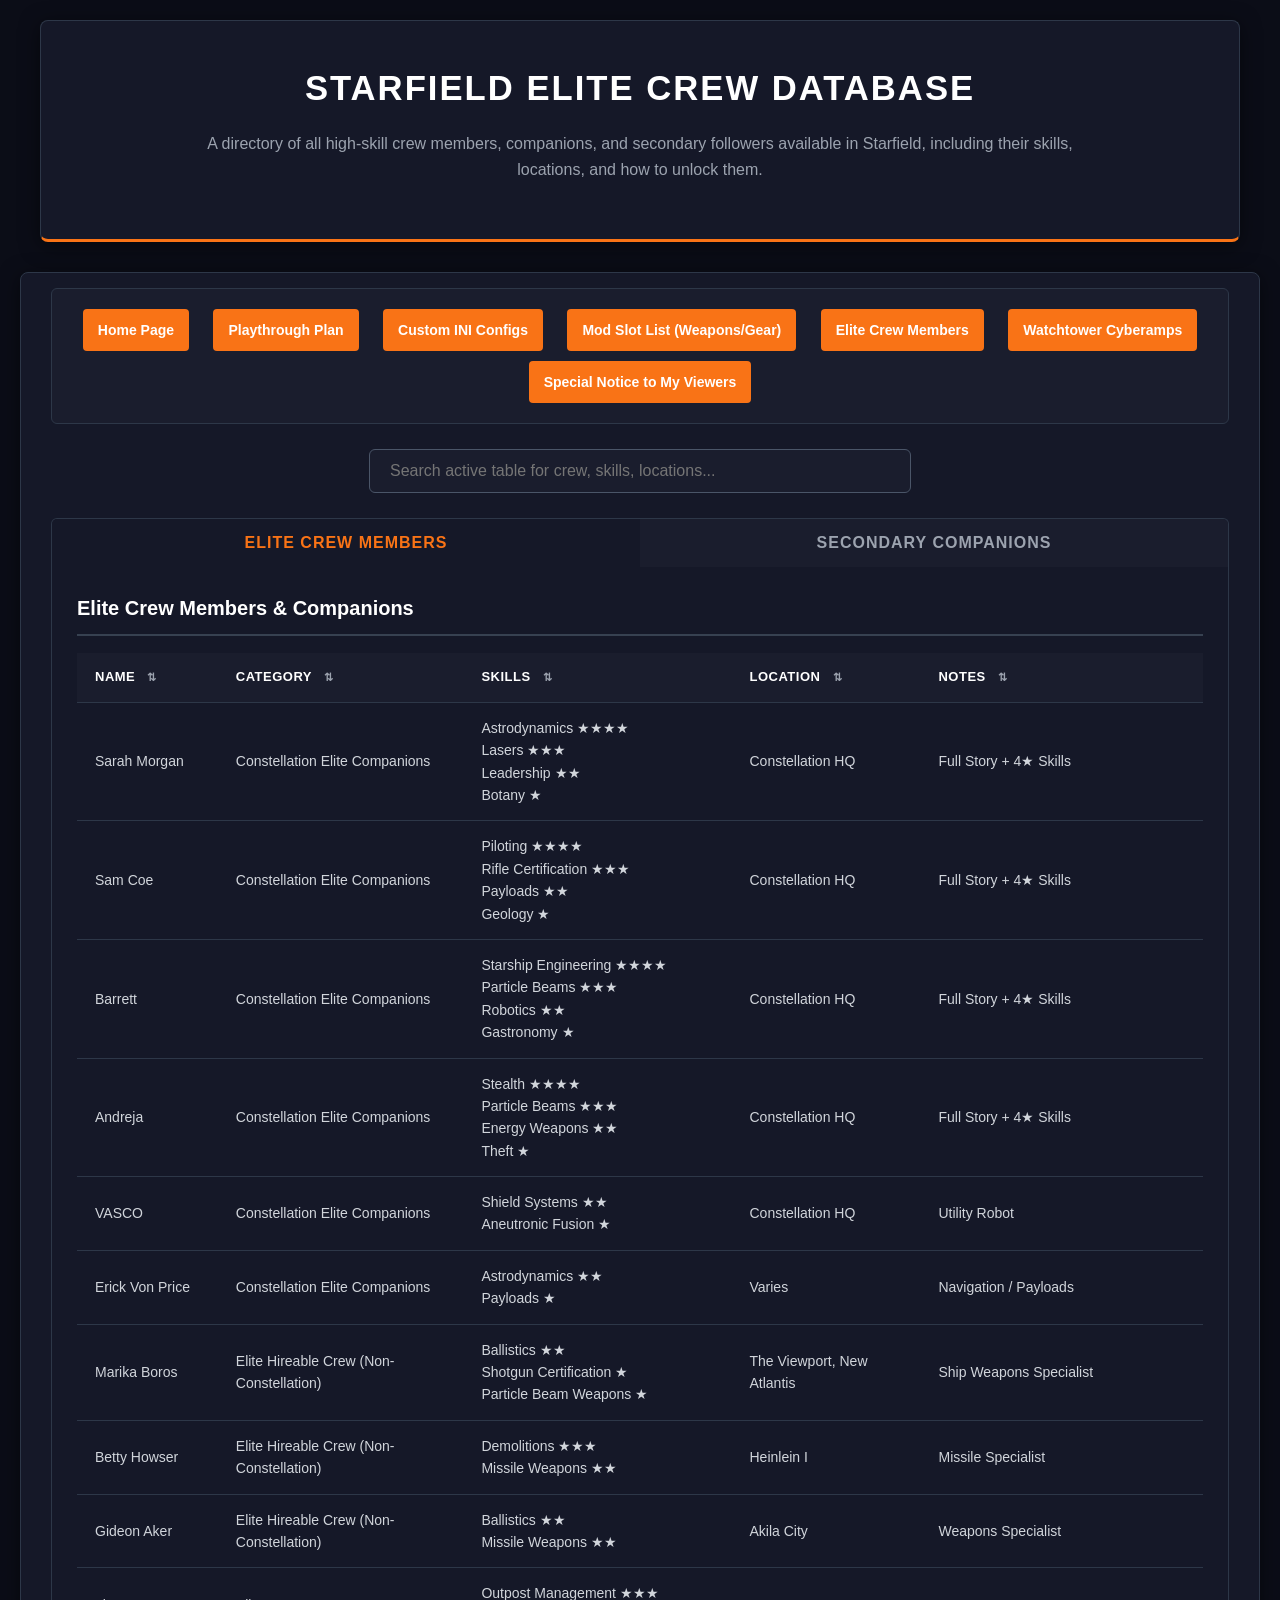
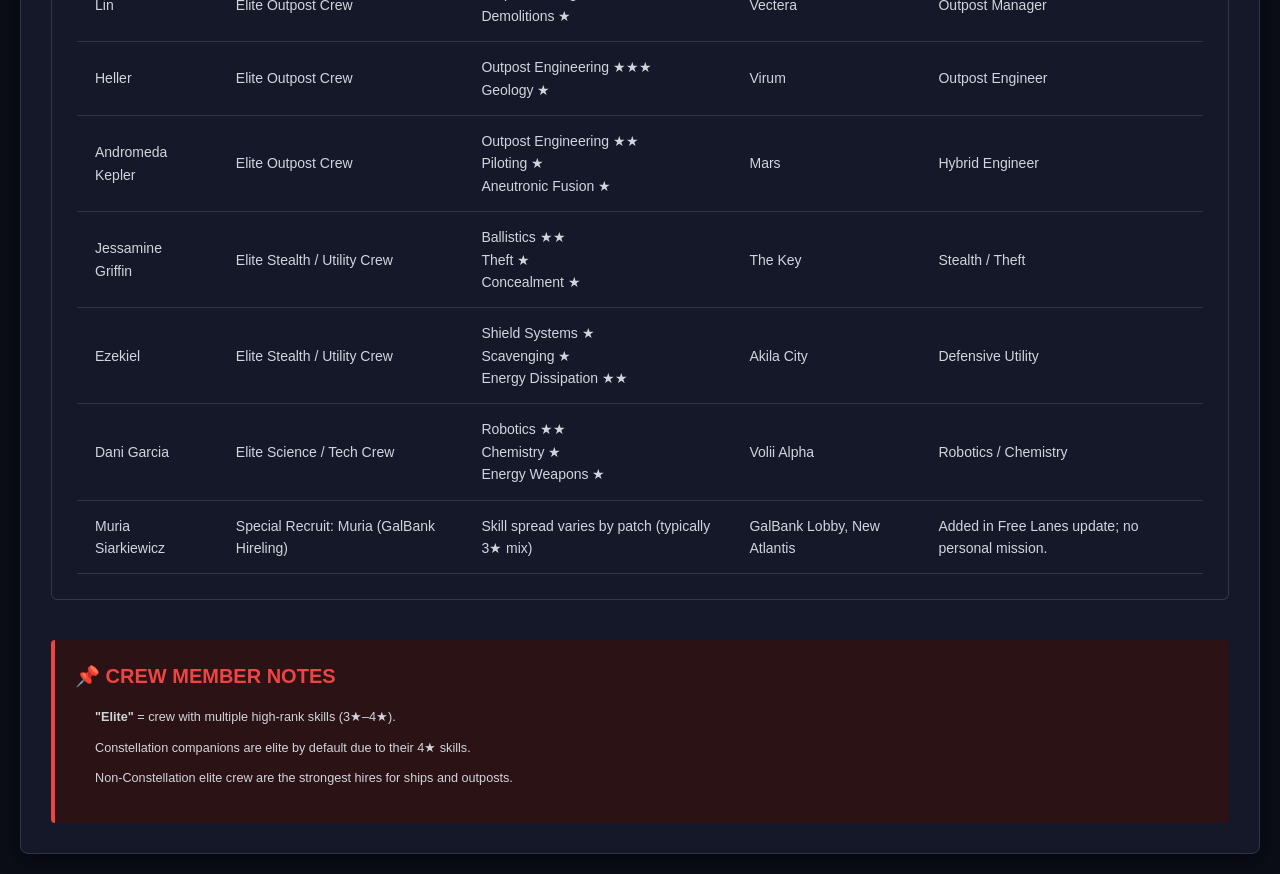
<file: Elite_Crew_Members.html>
<!DOCTYPE html>
<html lang="en">
<head>
<meta charset="UTF-8">
<meta name="viewport" content="width=device-width, initial-scale=1.0">
<title>Starfield Elite Crew Database</title>
<link rel="stylesheet" href="styles.css">
</head>
<body>

<div class="container" style="max-width: 1200px; margin-bottom: 30px; background: none; border: none; box-shadow: none; padding: 0;">
    <div class="hero">
        <h1>Starfield Elite Crew Database</h1>
        <p>A directory of all high-skill crew members, companions, and secondary followers available in Starfield, including their skills, locations, and how to unlock them.</p>
    </div>
</div>

<div class="container">
    <div class="links-box" style="margin-top: -15px; margin-bottom: 25px;">
        <a href="index.html" class="btn">Home Page</a>
        <a href="Playthrough-plan.html" class="btn">Playthrough Plan</a>
        <a href="https://drive.google.com/drive/folders/1IuJSevtT30CsbuSPgMwMbvyM0jWRvTxs?usp=sharing" class="btn" target="_blank">Custom INI Configs</a>
        <a href="Gear_Wep_Mod_Slots_List.html" class="btn">Mod Slot List (Weapons/Gear)</a>
        <a href="Elite_Crew_Members.html" class="btn">Elite Crew Members</a>
        <a href="Watchtower_Cyberamps.html" class="btn">Watchtower Cyberamps</a>
        <a href="Special_Notice.html" class="btn">Special Notice to My Viewers</a>
    </div>

    <div class="search-container">
        <input type="text" id="searchInput" onkeyup="searchTables()" placeholder="Search active table for crew, skills, locations...">
    </div>

    <div class="tab">
        <button class="tablinks active" onclick="openTab(event, 'EliteCrew')">Elite Crew Members</button>
        <button class="tablinks" onclick="openTab(event, 'SecondaryCompanions')">Secondary Companions</button>
    </div>

    <!-- ELITE CREW MEMBERS TAB -->
    <div id="EliteCrew" class="tabcontent" style="display: block;">
        <h2 class="table-title">Elite Crew Members & Companions</h2>
        <table id="EliteCrewTable">
            <thead>
                <tr>
                    <th onclick="sortTable('EliteCrewTable', 0)">Name <span class="sort-icon"></span></th>
                    <th onclick="sortTable('EliteCrewTable', 1)">Category <span class="sort-icon"></span></th>
                    <th onclick="sortTable('EliteCrewTable', 2)">Skills <span class="sort-icon"></span></th>
                    <th onclick="sortTable('EliteCrewTable', 3)">Location <span class="sort-icon"></span></th>
                    <th onclick="sortTable('EliteCrewTable', 4)">Notes <span class="sort-icon"></span></th>
                </tr>
            </thead>
            <tbody>
                <tr>
                    <td>Sarah Morgan</td>
                    <td>Constellation Elite Companions</td>
                    <td>Astrodynamics ★★★★<br>Lasers ★★★<br>Leadership ★★<br>Botany ★</td>
                    <td>Constellation HQ</td>
                    <td>Full Story + 4★ Skills</td>
                </tr>
                <tr>
                    <td>Sam Coe</td>
                    <td>Constellation Elite Companions</td>
                    <td>Piloting ★★★★<br>Rifle Certification ★★★<br>Payloads ★★<br>Geology ★</td>
                    <td>Constellation HQ</td>
                    <td>Full Story + 4★ Skills</td>
                </tr>
                <tr>
                    <td>Barrett</td>
                    <td>Constellation Elite Companions</td>
                    <td>Starship Engineering ★★★★<br>Particle Beams ★★★<br>Robotics ★★<br>Gastronomy ★</td>
                    <td>Constellation HQ</td>
                    <td>Full Story + 4★ Skills</td>
                </tr>
                <tr>
                    <td>Andreja</td>
                    <td>Constellation Elite Companions</td>
                    <td>Stealth ★★★★<br>Particle Beams ★★★<br>Energy Weapons ★★<br>Theft ★</td>
                    <td>Constellation HQ</td>
                    <td>Full Story + 4★ Skills</td>
                </tr>
                <tr>
                    <td>VASCO</td>
                    <td>Constellation Elite Companions</td>
                    <td>Shield Systems ★★<br>Aneutronic Fusion ★</td>
                    <td>Constellation HQ</td>
                    <td>Utility Robot</td>
                </tr>
                <tr>
                    <td>Erick Von Price</td>
                    <td>Constellation Elite Companions</td>
                    <td>Astrodynamics ★★<br>Payloads ★</td>
                    <td>Varies</td>
                    <td>Navigation / Payloads</td>
                </tr>
                <tr>
                    <td>Marika Boros</td>
                    <td>Elite Hireable Crew (Non-Constellation)</td>
                    <td>Ballistics ★★<br>Shotgun Certification ★<br>Particle Beam Weapons ★</td>
                    <td>The Viewport, New Atlantis</td>
                    <td>Ship Weapons Specialist</td>
                </tr>
                <tr>
                    <td>Betty Howser</td>
                    <td>Elite Hireable Crew (Non-Constellation)</td>
                    <td>Demolitions ★★★<br>Missile Weapons ★★</td>
                    <td>Heinlein I</td>
                    <td>Missile Specialist</td>
                </tr>
                <tr>
                    <td>Gideon Aker</td>
                    <td>Elite Hireable Crew (Non-Constellation)</td>
                    <td>Ballistics ★★<br>Missile Weapons ★★</td>
                    <td>Akila City</td>
                    <td>Weapons Specialist</td>
                </tr>
                <tr>
                    <td>Lin</td>
                    <td>Elite Outpost Crew</td>
                    <td>Outpost Management ★★★<br>Demolitions ★</td>
                    <td>Vectera</td>
                    <td>Outpost Manager</td>
                </tr>
                <tr>
                    <td>Heller</td>
                    <td>Elite Outpost Crew</td>
                    <td>Outpost Engineering ★★★<br>Geology ★</td>
                    <td>Virum</td>
                    <td>Outpost Engineer</td>
                </tr>
                <tr>
                    <td>Andromeda Kepler</td>
                    <td>Elite Outpost Crew</td>
                    <td>Outpost Engineering ★★<br>Piloting ★<br>Aneutronic Fusion ★</td>
                    <td>Mars</td>
                    <td>Hybrid Engineer</td>
                </tr>
                <tr>
                    <td>Jessamine Griffin</td>
                    <td>Elite Stealth / Utility Crew</td>
                    <td>Ballistics ★★<br>Theft ★<br>Concealment ★</td>
                    <td>The Key</td>
                    <td>Stealth / Theft</td>
                </tr>
                <tr>
                    <td>Ezekiel</td>
                    <td>Elite Stealth / Utility Crew</td>
                    <td>Shield Systems ★<br>Scavenging ★<br>Energy Dissipation ★★</td>
                    <td>Akila City</td>
                    <td>Defensive Utility</td>
                </tr>
                <tr>
                    <td>Dani Garcia</td>
                    <td>Elite Science / Tech Crew</td>
                    <td>Robotics ★★<br>Chemistry ★<br>Energy Weapons ★</td>
                    <td>Volii Alpha</td>
                    <td>Robotics / Chemistry</td>
                </tr>
                <tr>
                    <td>Muria Siarkiewicz</td>
                    <td>Special Recruit: Muria (GalBank Hireling)</td>
                    <td>Skill spread varies by patch (typically 3★ mix)</td>
                    <td>GalBank Lobby, New Atlantis</td>
                    <td>Added in Free Lanes update; no personal mission.</td>
                </tr>
            </tbody>
        </table>
    </div>

    <!-- SECONDARY COMPANIONS TAB -->
    <div id="SecondaryCompanions" class="tabcontent">
        <h2 class="table-title">Secondary Companions & Followers</h2>
        <table id="SecondaryCompanionsTable">
            <thead>
                <tr>
                    <th onclick="sortTable('SecondaryCompanionsTable', 0)">Companion <span class="sort-icon"></span></th>
                    <th onclick="sortTable('SecondaryCompanionsTable', 1)">How to Unlock <span class="sort-icon"></span></th>
                    <th onclick="sortTable('SecondaryCompanionsTable', 2)">Quest Connection <span class="sort-icon"></span></th>
                </tr>
            </thead>
            <tbody>
                <tr>
                    <td>Lin and Heller</td>
                    <td>Return to Vectera during The Empty Nest</td>
                    <td>Serve as early crew; no personal quests.</td>
                </tr>
                <tr>
                    <td>Autumn MacMillan</td>
                    <td>Complete The Hammer Falls</td>
                    <td>Offers brief follow‑up dialogue at Red Mile.</td>
                </tr>
                <tr>
                    <td>Mathis Castillo</td>
                    <td>Finish Legacy’s End siding with the Crimson Fleet</td>
                    <td>Gains minor dialogue but no standalone mission.</td>
                </tr>
                <tr>
                    <td>Major Hadrian Sanon</td>
                    <td>Finish A Legacy Forged</td>
                    <td>Can be recruited; no separate questline.</td>
                </tr>
                <tr>
                    <td>Amelia Earhart (clone)</td>
                    <td>Complete Operation Starseed</td>
                    <td>Optional recruit; no personal mission.</td>
                </tr>
                <tr>
                    <td>Rafael Aguerro</td>
                    <td>Complete Entangled and save his reality</td>
                    <td>Joins afterward; no personal quest beyond that.</td>
                </tr>
                <tr>
                    <td>Moara Otero</td>
                    <td>After The Old Neighborhood</td>
                    <td>Minor ship‑combat specialist; no questline.</td>
                </tr>
                <tr>
                    <td>Jessamine Griffin</td>
                    <td>Visit Last Nova on The Key</td>
                    <td>Hireable crew; no missions.</td>
                </tr>
            </tbody>
        </table>
    </div>

    <!-- PLAYTHROUGH NOTES SECTION -->
    <div class="notes-section">
        <h2 class="notes-title">📌 Crew Member Notes</h2>
        <div class="note-item">
            <p><strong>"Elite"</strong> = crew with multiple high‑rank skills (3★–4★).</p>
            <p>Constellation companions are elite by default due to their 4★ skills.</p>
            <p>Non‑Constellation elite crew are the strongest hires for ships and outposts.</p>
        </div>
    </div>

</div>

<script>
    function openTab(evt, tabName) {
        let i, tabcontent, tablinks;
        tabcontent = document.getElementsByClassName("tabcontent");
        for (i = 0; i < tabcontent.length; i++) {
            tabcontent[i].style.display = "none";
        }
        tablinks = document.getElementsByClassName("tablinks");
        for (i = 0; i < tablinks.length; i++) {
            tablinks[i].className = tablinks[i].className.replace(" active", "");
        }
        document.getElementById(tabName).style.display = "block";
        evt.currentTarget.className += " active";

        document.getElementById("searchInput").value = "";
        searchTables();
    }

    function searchTables() {
        let input, filter, activeTab, table, tr, td, i, j, txtValue;
        input = document.getElementById("searchInput");
        filter = input.value.toLowerCase();

        let tabcontents = document.getElementsByClassName("tabcontent");
        for (i = 0; i < tabcontents.length; i++) {
            if (tabcontents[i].style.display === "block") {
                activeTab = tabcontents[i];
                break;
            }
        }

        if(activeTab) {
            table = activeTab.getElementsByTagName("table")[0];
            tr = table.getElementsByTagName("tr");

            for (i = 1; i < tr.length; i++) {
                tr[i].style.display = "none";
                td = tr[i].getElementsByTagName("td");
                for (j = 0; j < td.length; j++) {
                    if (td[j]) {
                        txtValue = td[j].textContent || td[j].innerText;
                        if (txtValue.toLowerCase().indexOf(filter) > -1) {
                            tr[i].style.display = "";
                            break;
                        }
                    }
                }
            }
        }
    }

    let sortDirections = {};
    function sortTable(tableId, columnIndex) {
        let table, rows, switching, i, x, y, shouldSwitch;
        table = document.getElementById(tableId);
        let headers = table.getElementsByTagName("th");

        // Reset other headers classes
        for (let h = 0; h < headers.length; h++) {
            if (h !== columnIndex) {
                headers[h].classList.remove("asc", "desc");
            }
        }

        let currentHeader = headers[columnIndex];

        if (!(tableId + columnIndex in sortDirections)) {
            sortDirections[tableId + columnIndex] = true;
            currentHeader.classList.add("asc");
        } else {
            sortDirections[tableId + columnIndex] = !sortDirections[tableId + columnIndex];
            if (sortDirections[tableId + columnIndex]) {
                currentHeader.classList.remove("desc");
                currentHeader.classList.add("asc");
            } else {
                currentHeader.classList.remove("asc");
                currentHeader.classList.add("desc");
            }
        }

        let sortDir = sortDirections[tableId + columnIndex];
        switching = true;

        while (switching) {
            switching = false;
            rows = table.rows;
            for (i = 1; i < (rows.length - 1); i++) {
                shouldSwitch = false;
                x = rows[i].getElementsByTagName("TD")[columnIndex];
                y = rows[i + 1].getElementsByTagName("TD")[columnIndex];

                let valX = x.textContent || x.innerText;
                let valY = y.textContent || y.innerText;

                // Handle natural alphanumeric sorting
                if (sortDir) {
                    if (valX.toLowerCase() > valY.toLowerCase()) {
                        shouldSwitch = true;
                        break;
                    }
                } else {
                    if (valX.toLowerCase() < valY.toLowerCase()) {
                        shouldSwitch = true;
                        break;
                    }
                }
            }
            if (shouldSwitch) {
                rows[i].parentNode.insertBefore(rows[i + 1], rows[i]);
                switching = true;
            }
        }
    }
</script>

</body>
</html>
</file>
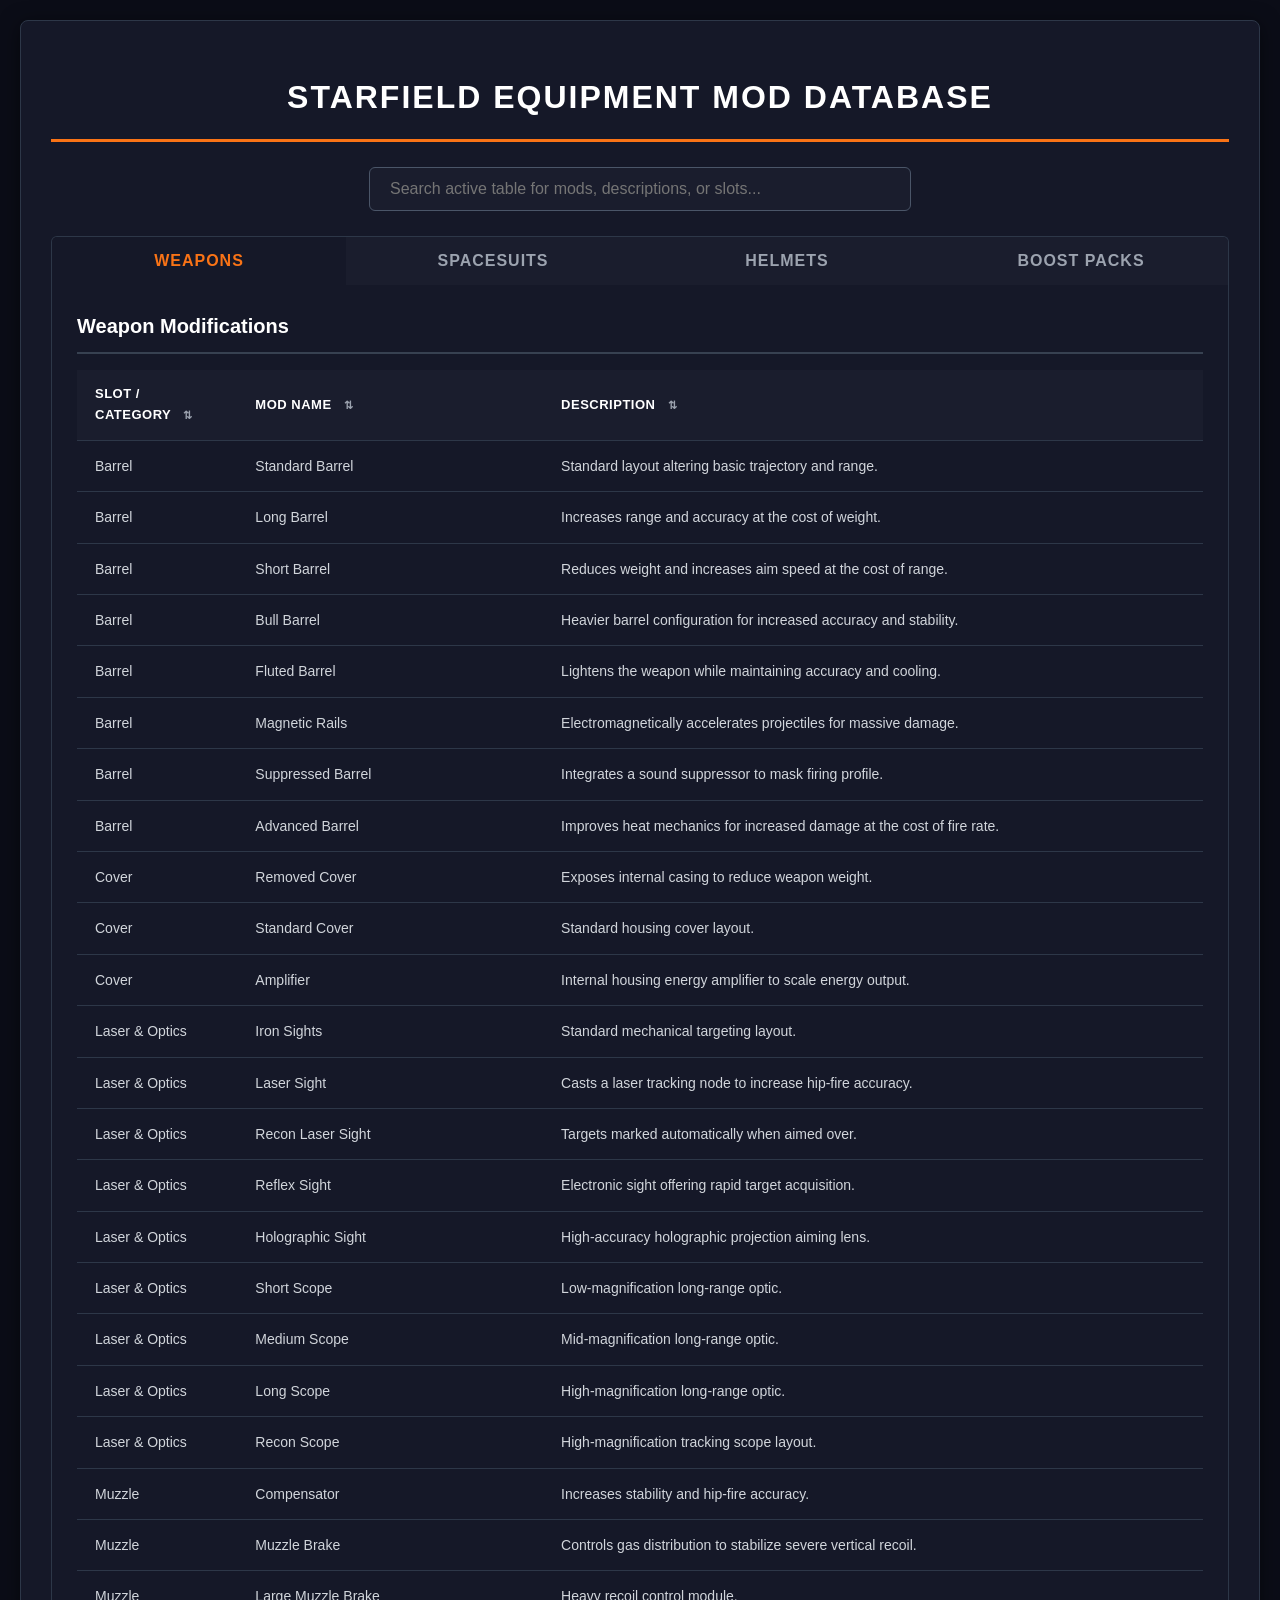
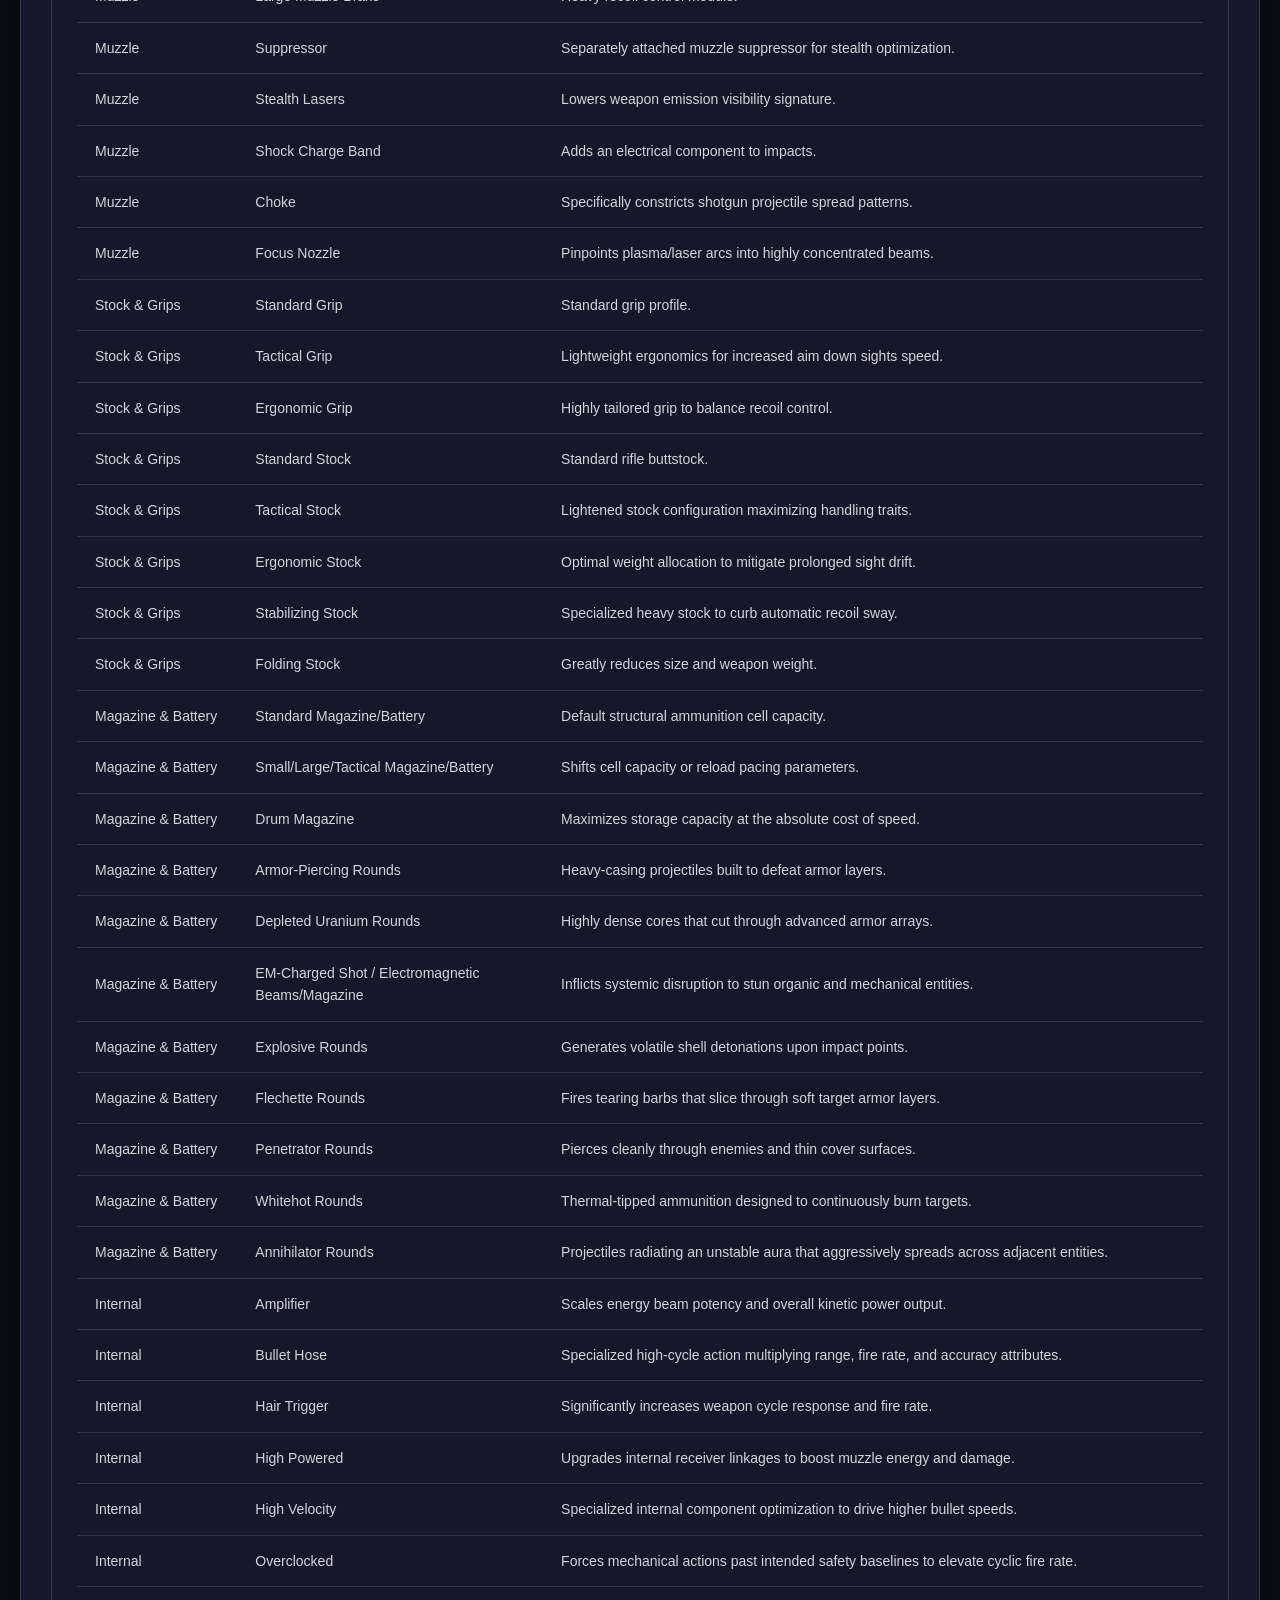
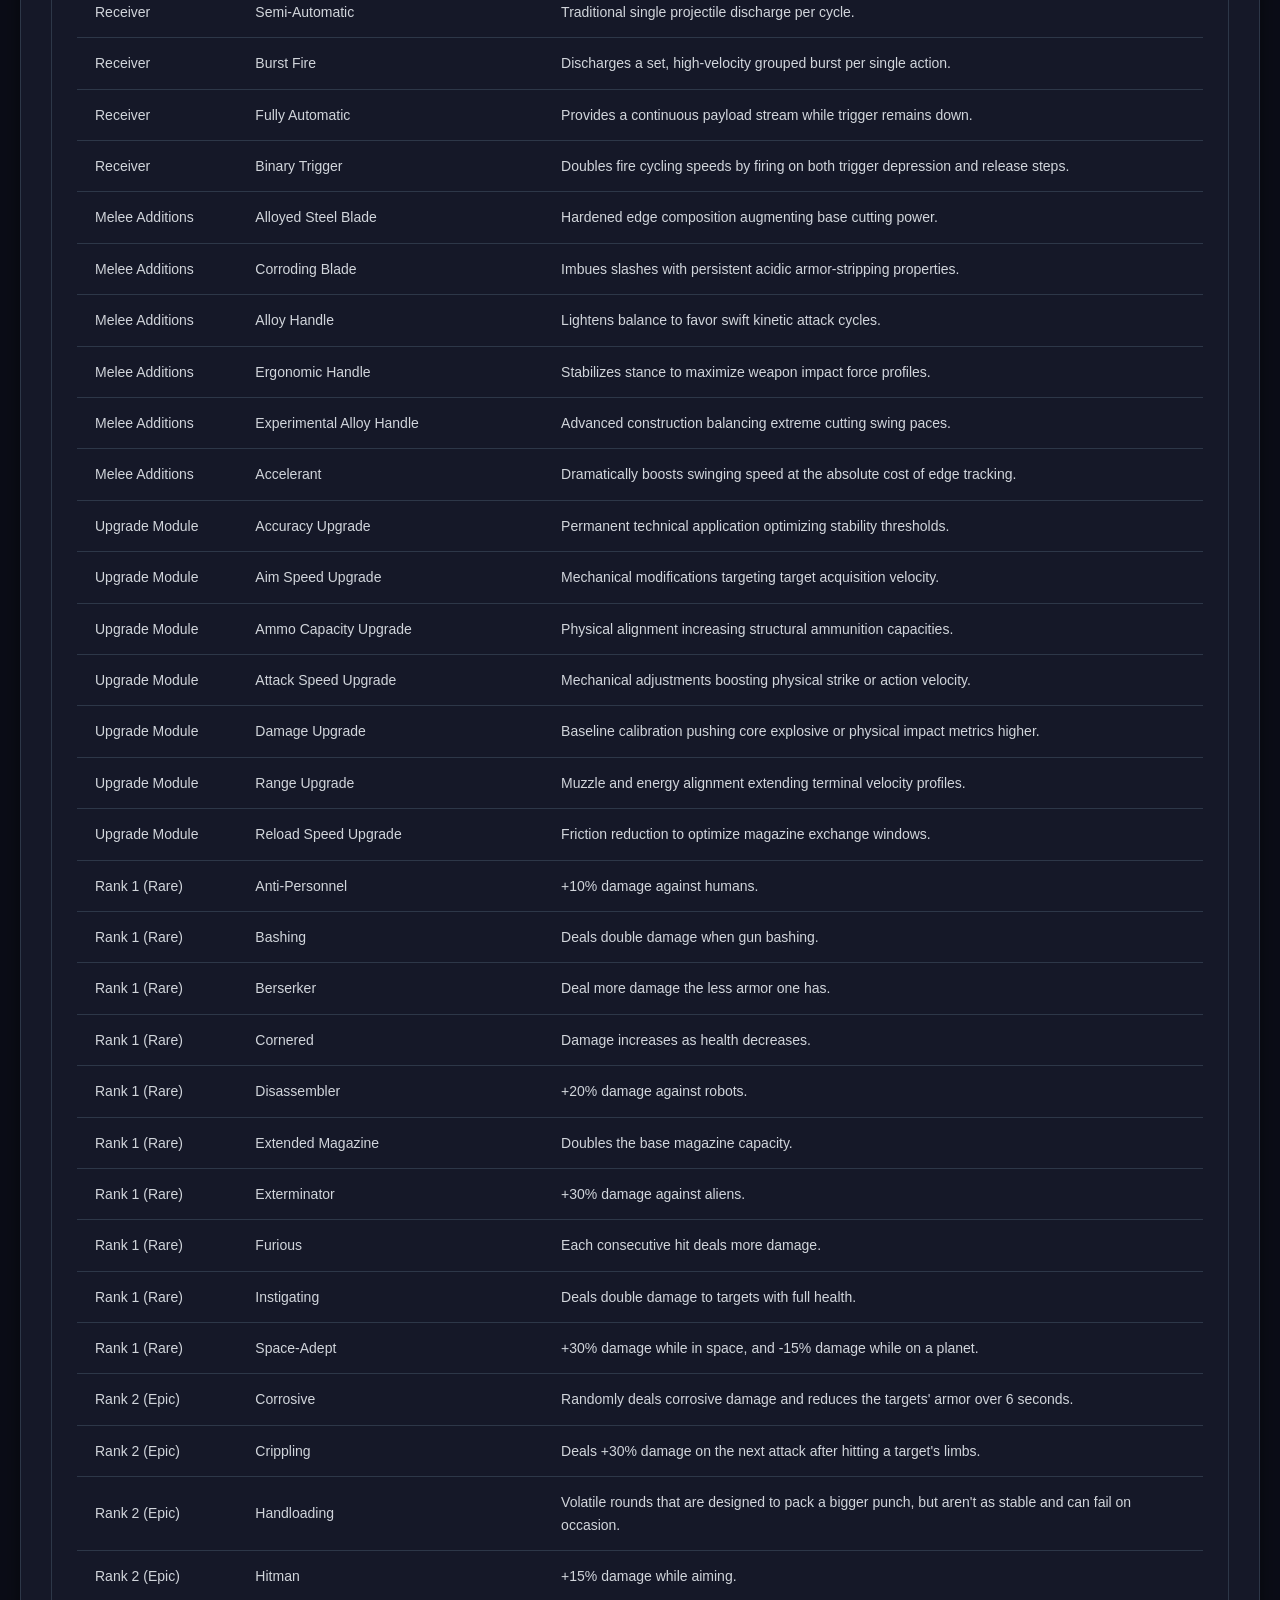
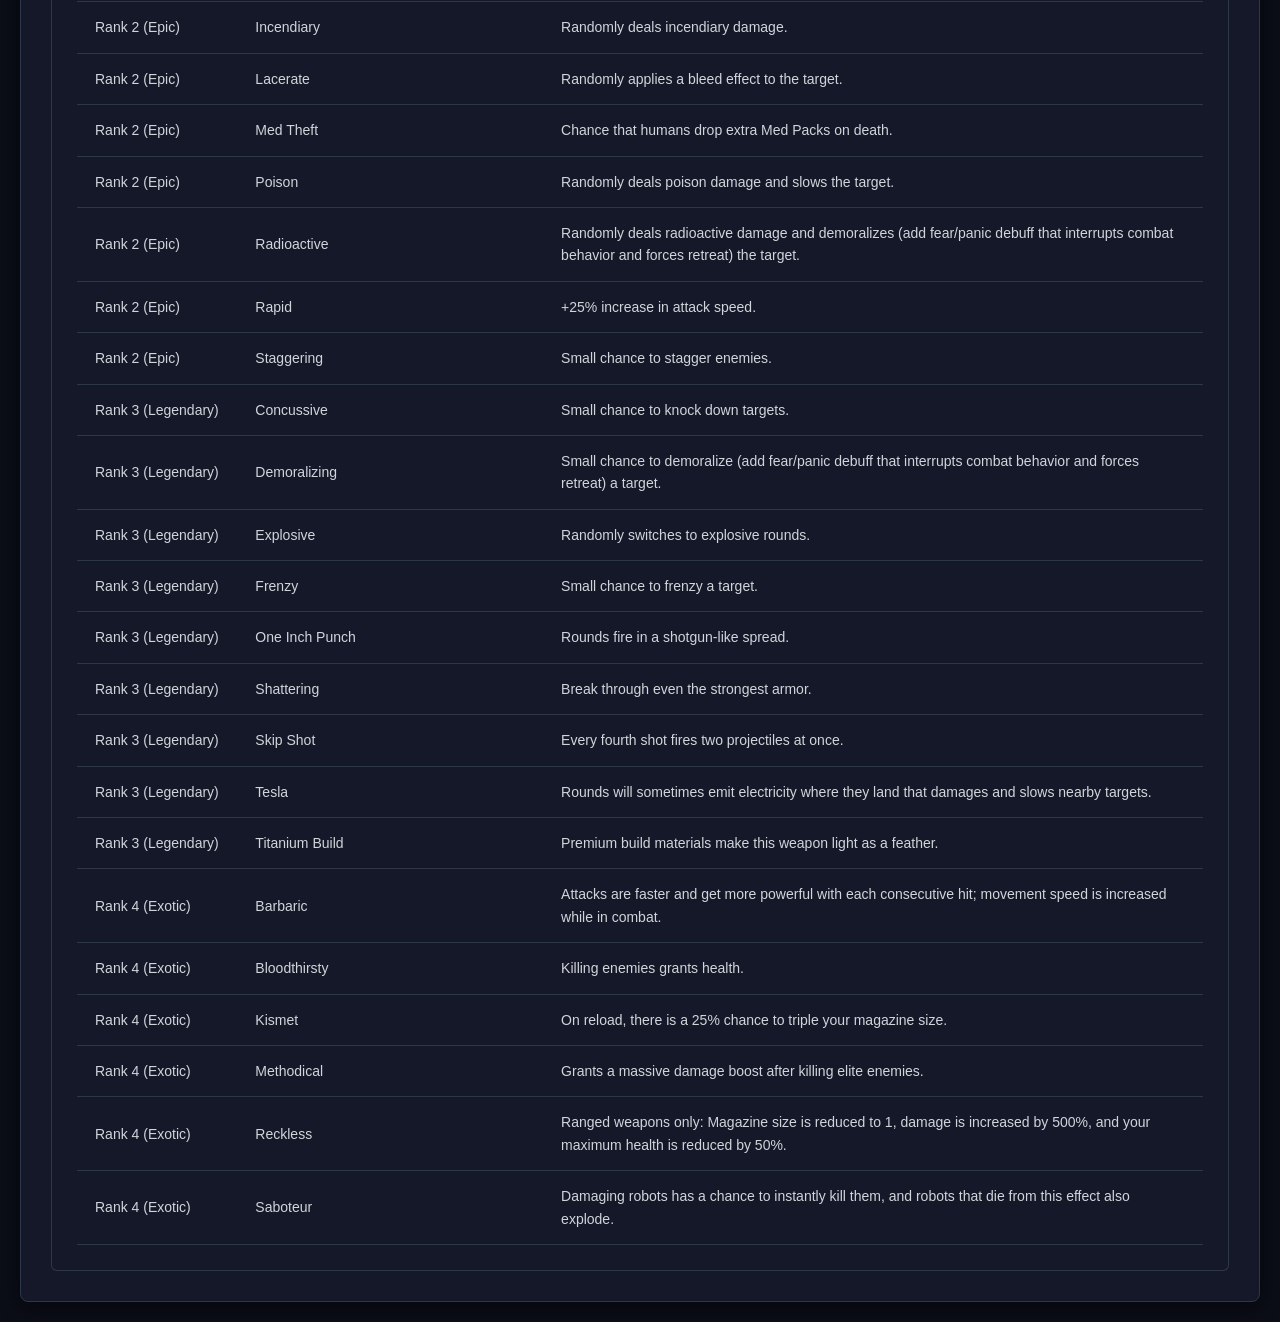
<file: Gear_Mod-Slot_List.html>
<!DOCTYPE html>
<html lang="en">
<head>
<meta charset="UTF-8">
<meta name="viewport" content="width=device-width, initial-scale=1.0">
<title>FableFire's Starfield Equipment Mod Database</title>
<style>
    body {
        font-family: 'Segoe UI', Tahoma, Geneva, Verdana, sans-serif;
        background-color: #0b0d17;
        color: #d1d5db;
        margin: 0;
        padding: 20px;
        line-height: 1.6;
    }
    .container {
        max-width: 1200px;
        margin: 0 auto;
        background: #151828;
        padding: 30px;
        border-radius: 8px;
        box-shadow: 0 4px 20px rgba(0,0,0,0.5);
        border: 1px solid #2d3748;
    }
    h1 {
        text-align: center;
        color: #ffffff;
        margin-bottom: 25px;
        text-transform: uppercase;
        letter-spacing: 2px;
        border-bottom: 3px solid #f97316;
        padding-bottom: 15px;
    }
    .search-container {
        margin-bottom: 25px;
    }
    #searchInput {
        width: 100%;
        max-width: 500px;
        padding: 12px 20px;
        font-size: 16px;
        background-color: #1a1d2d;
        border: 1px solid #4a5568;
        border-radius: 6px;
        display: block;
        margin: 0 auto;
        color: #ffffff;
        transition: border-color 0.3s;
    }
    #searchInput:focus {
        border-color: #f97316;
        outline: none;
    }
    
    /* Tabs styling */
    .tab {
        overflow: hidden;
        background-color: #1a1d2d;
        border-radius: 6px 6px 0 0;
        display: flex;
        border: 1px solid #2d3748;
        border-bottom: none;
    }
    .tab button {
        background-color: inherit;
        border: none;
        outline: none;
        cursor: pointer;
        padding: 15px 24px;
        transition: 0.3s;
        font-size: 16px;
        font-weight: bold;
        flex: 1;
        color: #9ca3af;
        text-transform: uppercase;
        letter-spacing: 1px;
    }
    .tab button:hover {
        background-color: #25293e;
        color: #ffffff;
    }
    .tab button.active {
        background-color: #151828;
        color: #f97316;
        border-top: 3px solid #f97316;
        margin-top: -3px;
    }

    /* Tab content */
    .tabcontent {
        display: none;
        padding: 25px;
        background-color: #151828;
        border: 1px solid #2d3748;
        border-top: none;
        border-radius: 0 0 6px 6px;
    }

    table {
        width: 100%;
        border-collapse: collapse;
        font-size: 14px;
        margin-top: 10px;
    }
    th, td {
        padding: 14px 18px;
        border-bottom: 1px solid #2d3748;
        text-align: left;
    }
    th {
        background-color: #1a1d2d;
        color: #ffffff;
        cursor: pointer;
        position: sticky;
        top: 0;
        user-select: none;
        font-weight: 600;
        text-transform: uppercase;
        font-size: 13px;
        letter-spacing: 0.5px;
    }
    th:hover {
        background-color: #25293e;
        color: #f97316;
    }
    tr:hover {
        background-color: #1e2235;
    }
    .sort-icon {
        margin-left: 8px;
        font-size: 11px;
        color: #9ca3af;
    }
    th.asc .sort-icon::after {
        content: " ▲";
        color: #f97316;
    }
    th.desc .sort-icon::after {
        content: " ▼";
        color: #f97316;
    }
    th:not(.asc):not(.desc) .sort-icon::after {
        content: " ⇅";
    }
    .table-title {
        color: #ffffff;
        margin-top: 0;
        border-bottom: 2px solid #374151;
        padding-bottom: 10px;
        font-size: 20px;
    }
</style>
</head>
<body>

<div class="container">
    <h1>Starfield Equipment Mod Database</h1>
    
    <div class="search-container">
        <input type="text" id="searchInput" onkeyup="searchTables()" placeholder="Search active table for mods, descriptions, or slots...">
    </div>

    <div class="tab">
        <button class="tablinks active" onclick="openTab(event, 'Weapon')">Weapons</button>
        <button class="tablinks" onclick="openTab(event, 'Spacesuit')">Spacesuits</button>
        <button class="tablinks" onclick="openTab(event, 'Helmet')">Helmets</button>
        <button class="tablinks" onclick="openTab(event, 'BoostPack')">Boost Packs</button>
    </div>

    <!-- WEAPONS TAB -->
    <div id="Weapon" class="tabcontent" style="display: block;">
        <h2 class="table-title">Weapon Modifications</h2>
        <table id="WeaponTable">
            <thead>
                <tr>
                    <th onclick="sortTable('WeaponTable', 0)">Slot / Category <span class="sort-icon"></span></th>
                    <th onclick="sortTable('WeaponTable', 1)">Mod Name <span class="sort-icon"></span></th>
                    <th onclick="sortTable('WeaponTable', 2)">Description <span class="sort-icon"></span></th>
                </tr>
            </thead>
            <tbody>
                <tr><td>Barrel</td><td>Standard Barrel</td><td>Standard layout altering basic trajectory and range.</td></tr>
                <tr><td>Barrel</td><td>Long Barrel</td><td>Increases range and accuracy at the cost of weight.</td></tr>
                <tr><td>Barrel</td><td>Short Barrel</td><td>Reduces weight and increases aim speed at the cost of range.</td></tr>
                <tr><td>Barrel</td><td>Bull Barrel</td><td>Heavier barrel configuration for increased accuracy and stability.</td></tr>
                <tr><td>Barrel</td><td>Fluted Barrel</td><td>Lightens the weapon while maintaining accuracy and cooling.</td></tr>
                <tr><td>Barrel</td><td>Magnetic Rails</td><td>Electromagnetically accelerates projectiles for massive damage.</td></tr>
                <tr><td>Barrel</td><td>Suppressed Barrel</td><td>Integrates a sound suppressor to mask firing profile.</td></tr>
                <tr><td>Barrel</td><td>Advanced Barrel</td><td>Improves heat mechanics for increased damage at the cost of fire rate.</td></tr>
                <tr><td>Cover</td><td>Removed Cover</td><td>Exposes internal casing to reduce weapon weight.</td></tr>
                <tr><td>Cover</td><td>Standard Cover</td><td>Standard housing cover layout.</td></tr>
                <tr><td>Cover</td><td>Amplifier</td><td>Internal housing energy amplifier to scale energy output.</td></tr>
                <tr><td>Laser & Optics</td><td>Iron Sights</td><td>Standard mechanical targeting layout.</td></tr>
                <tr><td>Laser & Optics</td><td>Laser Sight</td><td>Casts a laser tracking node to increase hip-fire accuracy.</td></tr>
                <tr><td>Laser & Optics</td><td>Recon Laser Sight</td><td>Targets marked automatically when aimed over.</td></tr>
                <tr><td>Laser & Optics</td><td>Reflex Sight</td><td>Electronic sight offering rapid target acquisition.</td></tr>
                <tr><td>Laser & Optics</td><td>Holographic Sight</td><td>High-accuracy holographic projection aiming lens.</td></tr>
                <tr><td>Laser & Optics</td><td>Short Scope</td><td>Low-magnification long-range optic.</td></tr>
                <tr><td>Laser & Optics</td><td>Medium Scope</td><td>Mid-magnification long-range optic.</td></tr>
                <tr><td>Laser & Optics</td><td>Long Scope</td><td>High-magnification long-range optic.</td></tr>
                <tr><td>Laser & Optics</td><td>Recon Scope</td><td>High-magnification tracking scope layout.</td></tr>
                <tr><td>Muzzle</td><td>Compensator</td><td>Increases stability and hip-fire accuracy.</td></tr>
                <tr><td>Muzzle</td><td>Muzzle Brake</td><td>Controls gas distribution to stabilize severe vertical recoil.</td></tr>
                <tr><td>Muzzle</td><td>Large Muzzle Brake</td><td>Heavy recoil control module.</td></tr>
                <tr><td>Muzzle</td><td>Suppressor</td><td>Separately attached muzzle suppressor for stealth optimization.</td></tr>
                <tr><td>Muzzle</td><td>Stealth Lasers</td><td>Lowers weapon emission visibility signature.</td></tr>
                <tr><td>Muzzle</td><td>Shock Charge Band</td><td>Adds an electrical component to impacts.</td></tr>
                <tr><td>Muzzle</td><td>Choke</td><td>Specifically constricts shotgun projectile spread patterns.</td></tr>
                <tr><td>Muzzle</td><td>Focus Nozzle</td><td>Pinpoints plasma/laser arcs into highly concentrated beams.</td></tr>
                <tr><td>Stock & Grips</td><td>Standard Grip</td><td>Standard grip profile.</td></tr>
                <tr><td>Stock & Grips</td><td>Tactical Grip</td><td>Lightweight ergonomics for increased aim down sights speed.</td></tr>
                <tr><td>Stock & Grips</td><td>Ergonomic Grip</td><td>Highly tailored grip to balance recoil control.</td></tr>
                <tr><td>Stock & Grips</td><td>Standard Stock</td><td>Standard rifle buttstock.</td></tr>
                <tr><td>Stock & Grips</td><td>Tactical Stock</td><td>Lightened stock configuration maximizing handling traits.</td></tr>
                <tr><td>Stock & Grips</td><td>Ergonomic Stock</td><td>Optimal weight allocation to mitigate prolonged sight drift.</td></tr>
                <tr><td>Stock & Grips</td><td>Stabilizing Stock</td><td>Specialized heavy stock to curb automatic recoil sway.</td></tr>
                <tr><td>Stock & Grips</td><td>Folding Stock</td><td>Greatly reduces size and weapon weight.</td></tr>
                <tr><td>Magazine & Battery</td><td>Standard Magazine/Battery</td><td>Default structural ammunition cell capacity.</td></tr>
                <tr><td>Magazine & Battery</td><td>Small/Large/Tactical Magazine/Battery</td><td>Shifts cell capacity or reload pacing parameters.</td></tr>
                <tr><td>Magazine & Battery</td><td>Drum Magazine</td><td>Maximizes storage capacity at the absolute cost of speed.</td></tr>
                <tr><td>Magazine & Battery</td><td>Armor-Piercing Rounds</td><td>Heavy-casing projectiles built to defeat armor layers.</td></tr>
                <tr><td>Magazine & Battery</td><td>Depleted Uranium Rounds</td><td>Highly dense cores that cut through advanced armor arrays.</td></tr>
                <tr><td>Magazine & Battery</td><td>EM-Charged Shot / Electromagnetic Beams/Magazine</td><td>Inflicts systemic disruption to stun organic and mechanical entities.</td></tr>
                <tr><td>Magazine & Battery</td><td>Explosive Rounds</td><td>Generates volatile shell detonations upon impact points.</td></tr>
                <tr><td>Magazine & Battery</td><td>Flechette Rounds</td><td>Fires tearing barbs that slice through soft target armor layers.</td></tr>
                <tr><td>Magazine & Battery</td><td>Penetrator Rounds</td><td>Pierces cleanly through enemies and thin cover surfaces.</td></tr>
                <tr><td>Magazine & Battery</td><td>Whitehot Rounds</td><td>Thermal-tipped ammunition designed to continuously burn targets.</td></tr>
                <tr><td>Magazine & Battery</td><td>Annihilator Rounds</td><td>Projectiles radiating an unstable aura that aggressively spreads across adjacent entities.</td></tr>
                <tr><td>Internal</td><td>Amplifier</td><td>Scales energy beam potency and overall kinetic power output.</td></tr>
                <tr><td>Internal</td><td>Bullet Hose</td><td>Specialized high-cycle action multiplying range, fire rate, and accuracy attributes.</td></tr>
                <tr><td>Internal</td><td>Hair Trigger</td><td>Significantly increases weapon cycle response and fire rate.</td></tr>
                <tr><td>Internal</td><td>High Powered</td><td>Upgrades internal receiver linkages to boost muzzle energy and damage.</td></tr>
                <tr><td>Internal</td><td>High Velocity</td><td>Specialized internal component optimization to drive higher bullet speeds.</td></tr>
                <tr><td>Internal</td><td>Overclocked</td><td>Forces mechanical actions past intended safety baselines to elevate cyclic fire rate.</td></tr>
                <tr><td>Receiver</td><td>Semi-Automatic</td><td>Traditional single projectile discharge per cycle.</td></tr>
                <tr><td>Receiver</td><td>Burst Fire</td><td>Discharges a set, high-velocity grouped burst per single action.</td></tr>
                <tr><td>Receiver</td><td>Fully Automatic</td><td>Provides a continuous payload stream while trigger remains down.</td></tr>
                <tr><td>Receiver</td><td>Binary Trigger</td><td>Doubles fire cycling speeds by firing on both trigger depression and release steps.</td></tr>
                <tr><td>Melee Additions</td><td>Alloyed Steel Blade</td><td>Hardened edge composition augmenting base cutting power.</td></tr>
                <tr><td>Melee Additions</td><td>Corroding Blade</td><td>Imbues slashes with persistent acidic armor-stripping properties.</td></tr>
                <tr><td>Melee Additions</td><td>Alloy Handle</td><td>Lightens balance to favor swift kinetic attack cycles.</td></tr>
                <tr><td>Melee Additions</td><td>Ergonomic Handle</td><td>Stabilizes stance to maximize weapon impact force profiles.</td></tr>
                <tr><td>Melee Additions</td><td>Experimental Alloy Handle</td><td>Advanced construction balancing extreme cutting swing paces.</td></tr>
                <tr><td>Melee Additions</td><td>Accelerant</td><td>Dramatically boosts swinging speed at the absolute cost of edge tracking.</td></tr>
                <tr><td>Upgrade Module</td><td>Accuracy Upgrade</td><td>Permanent technical application optimizing stability thresholds.</td></tr>
                <tr><td>Upgrade Module</td><td>Aim Speed Upgrade</td><td>Mechanical modifications targeting target acquisition velocity.</td></tr>
                <tr><td>Upgrade Module</td><td>Ammo Capacity Upgrade</td><td>Physical alignment increasing structural ammunition capacities.</td></tr>
                <tr><td>Upgrade Module</td><td>Attack Speed Upgrade</td><td>Mechanical adjustments boosting physical strike or action velocity.</td></tr>
                <tr><td>Upgrade Module</td><td>Damage Upgrade</td><td>Baseline calibration pushing core explosive or physical impact metrics higher.</td></tr>
                <tr><td>Upgrade Module</td><td>Range Upgrade</td><td>Muzzle and energy alignment extending terminal velocity profiles.</td></tr>
                <tr><td>Upgrade Module</td><td>Reload Speed Upgrade</td><td>Friction reduction to optimize magazine exchange windows.</td></tr>
                <tr><td>Rank 1 (Rare)</td><td>Anti-Personnel</td><td>+10% damage against humans.</td></tr>
                <tr><td>Rank 1 (Rare)</td><td>Bashing</td><td>Deals double damage when gun bashing.</td></tr>
                <tr><td>Rank 1 (Rare)</td><td>Berserker</td><td>Deal more damage the less armor one has.</td></tr>
                <tr><td>Rank 1 (Rare)</td><td>Cornered</td><td>Damage increases as health decreases.</td></tr>
                <tr><td>Rank 1 (Rare)</td><td>Disassembler</td><td>+20% damage against robots.</td></tr>
                <tr><td>Rank 1 (Rare)</td><td>Extended Magazine</td><td>Doubles the base magazine capacity.</td></tr>
                <tr><td>Rank 1 (Rare)</td><td>Exterminator</td><td>+30% damage against aliens.</td></tr>
                <tr><td>Rank 1 (Rare)</td><td>Furious</td><td>Each consecutive hit deals more damage.</td></tr>
                <tr><td>Rank 1 (Rare)</td><td>Instigating</td><td>Deals double damage to targets with full health.</td></tr>
                <tr><td>Rank 1 (Rare)</td><td>Space-Adept</td><td>+30% damage while in space, and -15% damage while on a planet.</td></tr>
                <tr><td>Rank 2 (Epic)</td><td>Corrosive</td><td>Randomly deals corrosive damage and reduces the targets' armor over 6 seconds.</td></tr>
                <tr><td>Rank 2 (Epic)</td><td>Crippling</td><td>Deals +30% damage on the next attack after hitting a target's limbs.</td></tr>
                <tr><td>Rank 2 (Epic)</td><td>Handloading</td><td>Volatile rounds that are designed to pack a bigger punch, but aren't as stable and can fail on occasion.</td></tr>
                <tr><td>Rank 2 (Epic)</td><td>Hitman</td><td>+15% damage while aiming.</td></tr>
                <tr><td>Rank 2 (Epic)</td><td>Incendiary</td><td>Randomly deals incendiary damage.</td></tr>
                <tr><td>Rank 2 (Epic)</td><td>Lacerate</td><td>Randomly applies a bleed effect to the target.</td></tr>
                <tr><td>Rank 2 (Epic)</td><td>Med Theft</td><td>Chance that humans drop extra Med Packs on death.</td></tr>
                <tr><td>Rank 2 (Epic)</td><td>Poison</td><td>Randomly deals poison damage and slows the target.</td></tr>
                <tr><td>Rank 2 (Epic)</td><td>Radioactive</td><td>Randomly deals radioactive damage and demoralizes (add fear/panic debuff that interrupts combat behavior and forces retreat) the target.</td></tr>
                <tr><td>Rank 2 (Epic)</td><td>Rapid</td><td>+25% increase in attack speed.</td></tr>
                <tr><td>Rank 2 (Epic)</td><td>Staggering</td><td>Small chance to stagger enemies.</td></tr>
                <tr><td>Rank 3 (Legendary)</td><td>Concussive</td><td>Small chance to knock down targets.</td></tr>
                <tr><td>Rank 3 (Legendary)</td><td>Demoralizing</td><td>Small chance to demoralize (add fear/panic debuff that interrupts combat behavior and forces retreat) a target.</td></tr>
                <tr><td>Rank 3 (Legendary)</td><td>Explosive</td><td>Randomly switches to explosive rounds.</td></tr>
                <tr><td>Rank 3 (Legendary)</td><td>Frenzy</td><td>Small chance to frenzy a target.</td></tr>
                <tr><td>Rank 3 (Legendary)</td><td>One Inch Punch</td><td>Rounds fire in a shotgun-like spread.</td></tr>
                <tr><td>Rank 3 (Legendary)</td><td>Shattering</td><td>Break through even the strongest armor.</td></tr>
                <tr><td>Rank 3 (Legendary)</td><td>Skip Shot</td><td>Every fourth shot fires two projectiles at once.</td></tr>
                <tr><td>Rank 3 (Legendary)</td><td>Tesla</td><td>Rounds will sometimes emit electricity where they land that damages and slows nearby targets.</td></tr>
                <tr><td>Rank 3 (Legendary)</td><td>Titanium Build</td><td>Premium build materials make this weapon light as a feather.</td></tr>
                <tr><td>Rank 4 (Exotic)</td><td>Barbaric</td><td>Attacks are faster and get more powerful with each consecutive hit; movement speed is increased while in combat.</td></tr>
                <tr><td>Rank 4 (Exotic)</td><td>Bloodthirsty</td><td>Killing enemies grants health.</td></tr>
                <tr><td>Rank 4 (Exotic)</td><td>Kismet</td><td>On reload, there is a 25% chance to triple your magazine size.</td></tr>
                <tr><td>Rank 4 (Exotic)</td><td>Methodical</td><td>Grants a massive damage boost after killing elite enemies.</td></tr>
                <tr><td>Rank 4 (Exotic)</td><td>Reckless</td><td>Ranged weapons only: Magazine size is reduced to 1, damage is increased by 500%, and your maximum health is reduced by 50%.</td></tr>
                <tr><td>Rank 4 (Exotic)</td><td>Saboteur</td><td>Damaging robots has a chance to instantly kill them, and robots that die from this effect also explode.</td></tr>
            </tbody>
        </table>
    </div>

    <!-- SPACESUITS TAB -->
    <div id="Spacesuit" class="tabcontent">
        <h2 class="table-title">Spacesuit Modifications</h2>
        <table id="SpacesuitTable">
            <thead>
                <tr>
                    <th onclick="sortTable('SpacesuitTable', 0)">Slot / Category <span class="sort-icon"></span></th>
                    <th onclick="sortTable('SpacesuitTable', 1)">Mod Name <span class="sort-icon"></span></th>
                    <th onclick="sortTable('SpacesuitTable', 2)">Description <span class="sort-icon"></span></th>
                </tr>
            </thead>
            <tbody>
                <tr><td>Slot 1</td><td>Ballistic Shielding</td><td>Increases physical damage resistance.</td></tr>
                <tr><td>Slot 1</td><td>EM Shielding</td><td>Increases Electromagnetic resistance.</td></tr>
                <tr><td>Slot 1</td><td>Energy Shielding</td><td>Increases Energy resistance.</td></tr>
                <tr><td>Slot 1 (Additional)</td><td>Improved Ballistic Shielding</td><td>greatly increases ballistic resistance.</td></tr>
                <tr><td>Slot 1 (Additional)</td><td>EM+Energy Shielding</td><td>increases both energy and EM resistances.</td></tr>
                <tr><td>Slot 2</td><td>Explosive Shielding</td><td>Reduces damage taken from explosives.</td></tr>
                <tr><td>Slot 2</td><td>Optimized Servos</td><td>Reduces Oxygen cost for sprinting.</td></tr>
                <tr><td>Slot 2</td><td>Auto-Medic</td><td>Automatically use a Med Pack when hit and health is below 25%, once every 60 seconds.</td></tr>
                <tr><td>Slot 2 (Additional)</td><td>Thermal/Corrosive/Radiation/Airborne Shielding</td><td>increases resistance to corresponding environmental damage.</td></tr>
                <tr><td>Slot 3</td><td>Heavy Shielding</td><td>Increases all overarching damage resistances.</td></tr>
                <tr><td>Slot 3</td><td>Exo Servos</td><td>Increases melee damage output.</td></tr>
                <tr><td>Slot 3 (Additional)</td><td>Chem Distribution System</td><td>increases all Chems duration.</td></tr>
                <tr><td>Slot 3 (Additional)</td><td>Composite Materials</td><td>reduces weight.</td></tr>
                <tr><td>Slot 3 (Additional)</td><td>Hazard Protection</td><td>increases resistance to all types of environmental damage.</td></tr>
                <tr><td>Slot 4</td><td>Pocketed</td><td>Increases overall carrying capacity.</td></tr>
                <tr><td>Slot 4</td><td>Gravitic Composites</td><td>Reduces detection from enemies, enhancing stealth.</td></tr>
                <tr><td>Slot 4 (Additional)</td><td>Fortified Servos</td><td>increases jump height.</td></tr>
                <tr><td>Slot 4 (Additional)</td><td>Life Support</td><td>decreases change of getting an affliction.</td></tr>
                <tr><td>Slot 4 (Additional)</td><td>Internal Dampeners</td><td>increases stagger resistance.</td></tr>
                <tr><td>Rank 1 (Rare)</td><td>Ablative</td><td>-15% incoming energy damage.</td></tr>
                <tr><td>Rank 1 (Rare)</td><td>Anti-Ballistic</td><td>-15% incoming Physical damage from ranged weapons.</td></tr>
                <tr><td>Rank 1 (Rare)</td><td>Beast Hunter</td><td>-15% damage from Alien enemies.</td></tr>
                <tr><td>Rank 1 (Rare)</td><td>Bolstering</td><td>Grants up to +100 Energy resistance and Physical resistance, the lower your health.</td></tr>
                <tr><td>Rank 1 (Rare)</td><td>Chameleon</td><td>Blend with the environment while sneaking and not moving.</td></tr>
                <tr><td>Rank 1 (Rare)</td><td>Combat Veteran</td><td>-15% damage from Human enemies.</td></tr>
                <tr><td>Rank 1 (Rare)</td><td>O2 Boosted</td><td>+20% oxygen capacity.</td></tr>
                <tr><td>Rank 1 (Rare)</td><td>O2 Filter</td><td>-25% oxygen consumption.</td></tr>
                <tr><td>Rank 1 (Rare)</td><td>Sturdy</td><td>-15% incoming melee damage.</td></tr>
                <tr><td>Rank 1 (Rare)</td><td>Technician</td><td>-15% damage from Robot enemies.</td></tr>
                <tr><td>Rank 2 (Epic)</td><td>Acrobat</td><td>-50% fall damage.</td></tr>
                <tr><td>Rank 2 (Epic)</td><td>Analyzer</td><td>+10% damage to scanned targets.</td></tr>
                <tr><td>Rank 2 (Epic)</td><td>Antiseptic</td><td>+25 Airborne Resistance.</td></tr>
                <tr><td>Rank 2 (Epic)</td><td>Auto-Medic</td><td>Automatically use a Med Pack when hit and health is below 25%, once every 60 seconds.</td></tr>
                <tr><td>Rank 2 (Epic)</td><td>Fastened</td><td>+20 carry capacity.</td></tr>
                <tr><td>Rank 2 (Epic)</td><td>Galvanized</td><td>+25 Corrosive Resistance.</td></tr>
                <tr><td>Rank 2 (Epic)</td><td>Hacker</td><td>+2 max auto attempts that can be banked while hacking.</td></tr>
                <tr><td>Rank 2 (Epic)</td><td>Leadlined</td><td>+25 Radiation Resistance.</td></tr>
                <tr><td>Rank 2 (Epic)</td><td>Liquid Cooled</td><td>+25 Thermal Resistance.</td></tr>
                <tr><td>Rank 2 (Epic)</td><td>Resource Hauler</td><td>Resources weigh 25% less.</td></tr>
                <tr><td>Rank 2 (Epic)</td><td>Weapon Holsters</td><td>Weapons weigh 50% less.</td></tr>
                <tr><td>Rank 3 (Legendary)</td><td>Armor-Plated</td><td>-10% incoming Physical, Energy, and EM damage.</td></tr>
                <tr><td>Rank 3 (Legendary)</td><td>Assisted Carry</td><td>Drain 75% less O2 when running while encumbered.</td></tr>
                <tr><td>Rank 3 (Legendary)</td><td>Fast Reflexes</td><td>+15% Movement speed.</td></tr>
                <tr><td>Rank 3 (Legendary)</td><td>Headhunter</td><td>Deals +25% damage on the next attack after hitting a target's head.</td></tr>
                <tr><td>Rank 3 (Legendary)</td><td>Incendiary</td><td>10% chance to ignite nearby attackers.</td></tr>
                <tr><td>Rank 3 (Legendary)</td><td>Mechanized</td><td>+40 carry capacity.</td></tr>
                <tr><td>Rank 3 (Legendary)</td><td>Mirrored</td><td>4% chance to reflect attacks.</td></tr>
                <tr><td>Rank 3 (Legendary)</td><td>Reactive</td><td>10% chance to stagger nearby attackers.</td></tr>
                <tr><td>Rank 3 (Legendary)</td><td>Repulsing</td><td>5% chance to disarm nearby attackers.</td></tr>
                <tr><td>Rank 3 (Legendary)</td><td>Sentinel</td><td>75% chance to reduce damage by 50% while standing still.</td></tr>
                <tr><td>Rank 3 (Legendary)</td><td>Sensor Chip</td><td>+20% accuracy while firing on the move.</td></tr>
                <tr><td>Rank 4 (Exotic)</td><td>Abyssal Release</td><td>After taking significant damage, you automatically deal massive amounts of damage to an attacker.</td></tr>
                <tr><td>Rank 4 (Exotic)</td><td>Advanced Targeting</td><td>Kills while moving increase your accuracy by 15% for 20 seconds; stacks up to three times.</td></tr>
                <tr><td>Rank 4 (Exotic)</td><td>Electrified</td><td>Enemies attacking have a chance to be electrocuted.</td></tr>
                <tr><td>Rank 4 (Exotic)</td><td>Enigmatic</td><td>Holograms of yourself appear while in combat, confusing enemies.</td></tr>
                <tr><td>Rank 4 (Exotic)</td><td>Inspiring</td><td>Increases companion health and damage output.</td></tr>
                <tr><td>Rank 4 (Exotic)</td><td>Mercenary</td><td>Killing 3 enemies within 10 seconds increases your critical hit chance by 50% for 20 seconds.</td></tr>
                <tr><td>Rank 4 (Exotic)</td><td>Speedster</td><td>While at full health you run much faster, and taking damage has a chance to knockdown nearby enemies.</td></tr>
            </tbody>
        </table>
    </div>

    <!-- HELMETS TAB -->
    <div id="Helmet" class="tabcontent">
        <h2 class="table-title">Helmet Modifications</h2>
        <table id="HelmetTable">
            <thead>
                <tr>
                    <th onclick="sortTable('HelmetTable', 0)">Slot / Category <span class="sort-icon"></span></th>
                    <th onclick="sortTable('HelmetTable', 1)">Mod Name <span class="sort-icon"></span></th>
                    <th onclick="sortTable('HelmetTable', 2)">Description <span class="sort-icon"></span></th>
                </tr>
            </thead>
            <tbody>
                <tr><td>Slot 1</td><td>Ballistic Shielding</td><td>Increases physical damage resistance.</td></tr>
                <tr><td>Slot 1</td><td>EM Shielding</td><td>Increases Electromagnetic resistance.</td></tr>
                <tr><td>Slot 1</td><td>Energy Shielding</td><td>Increases Energy resistance.</td></tr>
                <tr><td>Slot 1 (Additional)</td><td>Improved Ballistic Shielding</td><td>greatly increases ballistic resistance.</td></tr>
                <tr><td>Slot 1 (Additional)</td><td>EM+Energy Shielding</td><td>increases both energy and EM resistances.</td></tr>
                <tr><td>Slot 2</td><td>Explosive Shielding</td><td>Reduces damage taken from explosives.</td></tr>
                <tr><td>Slot 2</td><td>Sensor Array</td><td>Increases the detection range of enemies on the compass.</td></tr>
                <tr><td>Slot 2 (Additional)</td><td>Thermal/Corrosive/Radiation/Airborne Shielding</td><td>increases resistance to corresponding environmental damage.</td></tr>
                <tr><td>Slot 3</td><td>Heavy Shielding</td><td>Increases all overarching damage resistances.</td></tr>
                <tr><td>Slot 3 (Additional)</td><td>Composite Materials</td><td>reduces weight.</td></tr>
                <tr><td>Slot 3 (Additional)</td><td>Hazard Protection</td><td>increases resistance to all types of environmental damage.</td></tr>
                <tr><td>Slot 3 (Additional)</td><td>Integrated Optics</td><td>increases weapon range.</td></tr>
                <tr><td>Slot 3 (Additional)</td><td>Targeting Support</td><td>increases sneak attack damage.</td></tr>
                <tr><td>Slot 4</td><td>Gravitic Composites</td><td>Reduces detection from enemies, enhancing stealth.</td></tr>
                <tr><td>Slot 4 (Additional)</td><td>CO2 Scrubbers</td><td>increases CO2 recovery rate.</td></tr>
                <tr><td>Slot 4 (Additional)</td><td>Combat Interface</td><td>increases weapon accuracy.</td></tr>
                <tr><td>Slot 4 (Additional)</td><td>Tactical Analyzer</td><td>increases critical chance and critical damage.</td></tr>
                <tr><td>Slot 4 (Additional)</td><td>Reinforced Visor</td><td>decreases headshot damage.</td></tr>
                <tr><td>Rank 1 (Rare)</td><td>Ablative</td><td>-15% incoming energy damage.</td></tr>
                <tr><td>Rank 1 (Rare)</td><td>Anti-Ballistic</td><td>-15% incoming Physical damage from ranged weapons.</td></tr>
                <tr><td>Rank 1 (Rare)</td><td>Beast Hunter</td><td>-15% damage from Alien enemies.</td></tr>
                <tr><td>Rank 1 (Rare)</td><td>Bolstering</td><td>Grants up to +100 Energy resistance and Physical resistance, the lower your health.</td></tr>
                <tr><td>Rank 1 (Rare)</td><td>Chameleon</td><td>Blend with the environment while sneaking and not moving.</td></tr>
                <tr><td>Rank 1 (Rare)</td><td>Combat Veteran</td><td>-15% damage from Human enemies.</td></tr>
                <tr><td>Rank 1 (Rare)</td><td>O2 Boosted</td><td>+20% oxygen capacity.</td></tr>
                <tr><td>Rank 1 (Rare)</td><td>O2 Filter</td><td>-25% oxygen consumption.</td></tr>
                <tr><td>Rank 1 (Rare)</td><td>Sturdy</td><td>-15% incoming melee damage.</td></tr>
                <tr><td>Rank 1 (Rare)</td><td>Technician</td><td>-15% damage from Robot enemies.</td></tr>
                <tr><td>Rank 2 (Epic)</td><td>Acrobat</td><td>-50% fall damage.</td></tr>
                <tr><td>Rank 2 (Epic)</td><td>Analyzer</td><td>+10% damage to scanned targets.</td></tr>
                <tr><td>Rank 2 (Epic)</td><td>Antiseptic</td><td>+25 Airborne Resistance.</td></tr>
                <tr><td>Rank 2 (Epic)</td><td>Auto-Medic</td><td>Automatically use a Med Pack when hit and health is below 25%, once every 60 seconds.</td></tr>
                <tr><td>Rank 2 (Epic)</td><td>Fastened</td><td>+20 carry capacity.</td></tr>
                <tr><td>Rank 2 (Epic)</td><td>Galvanized</td><td>+25 Corrosive Resistance.</td></tr>
                <tr><td>Rank 2 (Epic)</td><td>Hacker</td><td>+2 max auto attempts that can be banked while hacking.</td></tr>
                <tr><td>Rank 2 (Epic)</td><td>Leadlined</td><td>+25 Radiation Resistance.</td></tr>
                <tr><td>Rank 2 (Epic)</td><td>Liquid Cooled</td><td>+25 Thermal Resistance.</td></tr>
                <tr><td>Rank 2 (Epic)</td><td>Resource Hauler</td><td>Resources weigh 25% less.</td></tr>
                <tr><td>Rank 2 (Epic)</td><td>Weapon Holsters</td><td>Weapons weigh 50% less.</td></tr>
                <tr><td>Rank 3 (Legendary)</td><td>Armor-Plated</td><td>-10% incoming Physical, Energy, and EM damage.</td></tr>
                <tr><td>Rank 3 (Legendary)</td><td>Assisted Carry</td><td>Drain 75% less O2 when running while encumbered.</td></tr>
                <tr><td>Rank 3 (Legendary)</td><td>Fast Reflexes</td><td>+15% Movement speed.</td></tr>
                <tr><td>Rank 3 (Legendary)</td><td>Headhunter</td><td>Deals +25% damage on the next attack after hitting a target's head.</td></tr>
                <tr><td>Rank 3 (Legendary)</td><td>Incendiary</td><td>10% chance to ignite nearby attackers.</td></tr>
                <tr><td>Rank 3 (Legendary)</td><td>Mechanized</td><td>+40 carry capacity.</td></tr>
                <tr><td>Rank 3 (Legendary)</td><td>Mirrored</td><td>4% chance to reflect attacks.</td></tr>
                <tr><td>Rank 3 (Legendary)</td><td>Reactive</td><td>10% chance to stagger nearby attackers.</td></tr>
                <tr><td>Rank 3 (Legendary)</td><td>Repulsing</td><td>5% chance to disarm nearby attackers.</td></tr>
                <tr><td>Rank 3 (Legendary)</td><td>Sentinel</td><td>75% chance to reduce damage by 50% while standing still.</td></tr>
                <tr><td>Rank 3 (Legendary)</td><td>Sensor Chip</td><td>+20% accuracy while firing on the move.</td></tr>
                <tr><td>Rank 4 (Exotic)</td><td>Abyssal Release</td><td>After taking significant damage, you automatically deal massive amounts of damage to an attacker.</td></tr>
                <tr><td>Rank 4 (Exotic)</td><td>Advanced Targeting</td><td>Kills while moving increase your accuracy by 15% for 20 seconds; stacks up to three times.</td></tr>
                <tr><td>Rank 4 (Exotic)</td><td>Electrified</td><td>Enemies attacking have a chance to be electrocuted.</td></tr>
                <tr><td>Rank 4 (Exotic)</td><td>Enigmatic</td><td>Holograms of yourself appear while in combat, confusing enemies.</td></tr>
                <tr><td>Rank 4 (Exotic)</td><td>Inspiring</td><td>Increases companion health and damage output.</td></tr>
                <tr><td>Rank 4 (Exotic)</td><td>Mercenary</td><td>Killing 3 enemies within 10 seconds increases your critical hit chance by 50% for 20 seconds.</td></tr>
                <tr><td>Rank 4 (Exotic)</td><td>Speedster</td><td>While at full health you run much faster, and taking damage has a chance to knockdown nearby enemies.</td></tr>
            </tbody>
        </table>
    </div>

    <!-- BOOST PACKS TAB -->
    <div id="BoostPack" class="tabcontent">
        <h2 class="table-title">Boost Pack Modifications</h2>
        <table id="BoostPackTable">
            <thead>
                <tr>
                    <th onclick="sortTable('BoostPackTable', 0)">Slot / Category <span class="sort-icon"></span></th>
                    <th onclick="sortTable('BoostPackTable', 1)">Mod Name <span class="sort-icon"></span></th>
                    <th onclick="sortTable('BoostPackTable', 2)">Description <span class="sort-icon"></span></th>
                </tr>
            </thead>
            <tbody>
                <tr><td>Slot 1</td><td>Extra Capacity</td><td>Increases carrying capacity via pack modifications.</td></tr>
                <tr><td>Slot 1</td><td>Hazard Protection</td><td>Boosts resistance to Airborne, Thermal, Corrosive, and Radiation hazards.</td></tr>
                <tr><td>Slot 1</td><td>Oxygen Reserve</td><td>Expands maximum oxygen reserves.</td></tr>
                <tr><td>Slot 1 (Additional)</td><td>Slot 1: Zero-G Stabilizers</td><td>less weapon recoil in Zero-G.</td></tr>
                <tr><td>Slot 1 (Additional)</td><td>Slot 1: Heavy Shielding</td><td>increase all damage resistance and weight.</td></tr>
                <tr><td>Slot 2</td><td>Emergency Aid</td><td>Administers emergency aid when health is low, recharging after a short time.</td></tr>
                <tr><td>Slot 2</td><td>Medic</td><td>Enhances overall medical capabilities.</td></tr>
                <tr><td>Slot 2</td><td>Regeneration</td><td>Slowly restores health outside of active combat scenarios.</td></tr>
                <tr><td>Slot 2 (Additional)</td><td>Ammo Pockets</td><td>increases reload speed.</td></tr>
                <tr><td>Slot 2 (Additional)</td><td>Weight Redistribution</td><td>decreases weight of all items.</td></tr>
                <tr><td>Type Slot</td><td>Basic Boostpack</td><td>Entry-level boostpack setup.</td></tr>
                <tr><td>Type Slot</td><td>Balanced Boostpack</td><td>Boostpack with a balanced distribution of power and volume.</td></tr>
                <tr><td>Type Slot</td><td>Power Boostpack</td><td>Focuses thrust for maximum vertical momentum.</td></tr>
                <tr><td>Type Slot</td><td>Skip Capacity Boostpack</td><td>Provides multiple short, rapid horizontal bursts.</td></tr>
                <tr><td>Rank 1 (Rare)</td><td>Ablative</td><td>-15% incoming energy damage.</td></tr>
                <tr><td>Rank 1 (Rare)</td><td>Anti-Ballistic</td><td>-15% incoming Physical damage from ranged weapons.</td></tr>
                <tr><td>Rank 1 (Rare)</td><td>Beast Hunter</td><td>-15% damage from Alien enemies.</td></tr>
                <tr><td>Rank 1 (Rare)</td><td>Bolstering</td><td>Grants up to +100 Energy resistance and Physical resistance, the lower your health.</td></tr>
                <tr><td>Rank 1 (Rare)</td><td>Chameleon</td><td>Blend with the environment while sneaking and not moving.</td></tr>
                <tr><td>Rank 1 (Rare)</td><td>Combat Veteran</td><td>-15% damage from Human enemies.</td></tr>
                <tr><td>Rank 1 (Rare)</td><td>O2 Boosted</td><td>+20% oxygen capacity.</td></tr>
                <tr><td>Rank 1 (Rare)</td><td>O2 Filter</td><td>-25% oxygen consumption.</td></tr>
                <tr><td>Rank 1 (Rare)</td><td>Sturdy</td><td>-15% incoming melee damage.</td></tr>
                <tr><td>Rank 1 (Rare)</td><td>Technician</td><td>-15% damage from Robot enemies.</td></tr>
                <tr><td>Rank 2 (Epic)</td><td>Acrobat</td><td>-50% fall damage.</td></tr>
                <tr><td>Rank 2 (Epic)</td><td>Analyzer</td><td>+10% damage to scanned targets.</td></tr>
                <tr><td>Rank 2 (Epic)</td><td>Antiseptic</td><td>+25 Airborne Resistance.</td></tr>
                <tr><td>Rank 2 (Epic)</td><td>Auto-Medic</td><td>Automatically use a Med Pack when hit and health is below 25%, once every 60 seconds.</td></tr>
                <tr><td>Rank 2 (Epic)</td><td>Fastened</td><td>+20 carry capacity.</td></tr>
                <tr><td>Rank 2 (Epic)</td><td>Galvanized</td><td>+25 Corrosive Resistance.</td></tr>
                <tr><td>Rank 2 (Epic)</td><td>Hacker</td><td>+2 max auto attempts that can be banked while hacking.</td></tr>
                <tr><td>Rank 2 (Epic)</td><td>Leadlined</td><td>+25 Radiation Resistance.</td></tr>
                <tr><td>Rank 2 (Epic)</td><td>Liquid Cooled</td><td>+25 Thermal Resistance.</td></tr>
                <tr><td>Rank 2 (Epic)</td><td>Resource Hauler</td><td>Resources weigh 25% less.</td></tr>
                <tr><td>Rank 2 (Epic)</td><td>Weapon Holsters</td><td>Weapons weigh 50% less.</td></tr>
                <tr><td>Rank 3 (Legendary)</td><td>Armor-Plated</td><td>-10% incoming Physical, Energy, and EM damage.</td></tr>
                <tr><td>Rank 3 (Legendary)</td><td>Assisted Carry</td><td>Drain 75% less O2 when running while encumbered.</td></tr>
                <tr><td>Rank 3 (Legendary)</td><td>Fast Reflexes</td><td>+15% Movement speed.</td></tr>
                <tr><td>Rank 3 (Legendary)</td><td>Headhunter</td><td>Deals +25% damage on the next attack after hitting a target's head.</td></tr>
                <tr><td>Rank 3 (Legendary)</td><td>Incendiary</td><td>10% chance to ignite nearby attackers.</td></tr>
                <tr><td>Rank 3 (Legendary)</td><td>Mechanized</td><td>+40 carry capacity.</td></tr>
                <tr><td>Rank 3 (Legendary)</td><td>Mirrored</td><td>4% chance to reflect attacks.</td></tr>
                <tr><td>Rank 3 (Legendary)</td><td>Reactive</td><td>10% chance to stagger nearby attackers.</td></tr>
                <tr><td>Rank 3 (Legendary)</td><td>Repulsing</td><td>5% chance to disarm nearby attackers.</td></tr>
                <tr><td>Rank 3 (Legendary)</td><td>Sentinel</td><td>75% chance to reduce damage by 50% while standing still.</td></tr>
                <tr><td>Rank 3 (Legendary)</td><td>Sensor Chip</td><td>+20% accuracy while firing on the move.</td></tr>
            </tbody>
        </table>
    </div>

</div>

<script>
    function openTab(evt, tabName) {
        let i, tabcontent, tablinks;
        tabcontent = document.getElementsByClassName("tabcontent");
        for (i = 0; i < tabcontent.length; i++) {
            tabcontent[i].style.display = "none";
        }
        tablinks = document.getElementsByClassName("tablinks");
        for (i = 0; i < tablinks.length; i++) {
            tablinks[i].className = tablinks[i].className.replace(" active", "");
        }
        document.getElementById(tabName).style.display = "block";
        evt.currentTarget.className += " active";
        
        document.getElementById("searchInput").value = "";
        searchTables();
    }

    function searchTables() {
        let input, filter, activeTab, table, tr, td, i, j, txtValue;
        input = document.getElementById("searchInput");
        filter = input.value.toLowerCase();
        
        let tabcontents = document.getElementsByClassName("tabcontent");
        for (i = 0; i < tabcontents.length; i++) {
            if (tabcontents[i].style.display === "block") {
                activeTab = tabcontents[i];
                break;
            }
        }
        
        if(activeTab) {
            table = activeTab.getElementsByTagName("table")[0];
            tr = table.getElementsByTagName("tr");

            for (i = 1; i < tr.length; i++) {
                tr[i].style.display = "none";
                td = tr[i].getElementsByTagName("td");
                for (j = 0; j < td.length; j++) {
                    if (td[j]) {
                        txtValue = td[j].textContent || td[j].innerText;
                        if (txtValue.toLowerCase().indexOf(filter) > -1) {
                            tr[i].style.display = "";
                            break;
                        }
                    }
                }
            }
        }
    }

    let sortDirections = {};
    function sortTable(tableId, columnIndex) {
        let table, rows, switching, i, x, y, shouldSwitch;
        table = document.getElementById(tableId);
        let headers = table.getElementsByTagName("th");
        
        // Reset other headers classes
        for (let h = 0; h < headers.length; h++) {
            if (h !== columnIndex) {
                headers[h].classList.remove("asc", "desc");
            }
        }
        
        let currentHeader = headers[columnIndex];
        
        if (!(tableId + columnIndex in sortDirections)) {
            sortDirections[tableId + columnIndex] = true;
            currentHeader.classList.add("asc");
        } else {
            sortDirections[tableId + columnIndex] = !sortDirections[tableId + columnIndex];
            if (sortDirections[tableId + columnIndex]) {
                currentHeader.classList.remove("desc");
                currentHeader.classList.add("asc");
            } else {
                currentHeader.classList.remove("asc");
                currentHeader.classList.add("desc");
            }
        }
        
        let sortDir = sortDirections[tableId + columnIndex];
        switching = true;

        while (switching) {
            switching = false;
            rows = table.rows;
            for (i = 1; i < (rows.length - 1); i++) {
                shouldSwitch = false;
                x = rows[i].getElementsByTagName("TD")[columnIndex];
                y = rows[i + 1].getElementsByTagName("TD")[columnIndex];
                
                let valX = x.textContent || x.innerText;
                let valY = y.textContent || y.innerText;

                // Handle natural alphanumeric sorting if possible
                if (sortDir) {
                    if (valX.toLowerCase() > valY.toLowerCase()) {
                        shouldSwitch = true;
                        break;
                    }
                } else {
                    if (valX.toLowerCase() < valY.toLowerCase()) {
                        shouldSwitch = true;
                        break;
                    }
                }
            }
            if (shouldSwitch) {
                rows[i].parentNode.insertBefore(rows[i + 1], rows[i]);
                switching = true;
            }
        }
    }
</script>

</body>
</html>
</file>
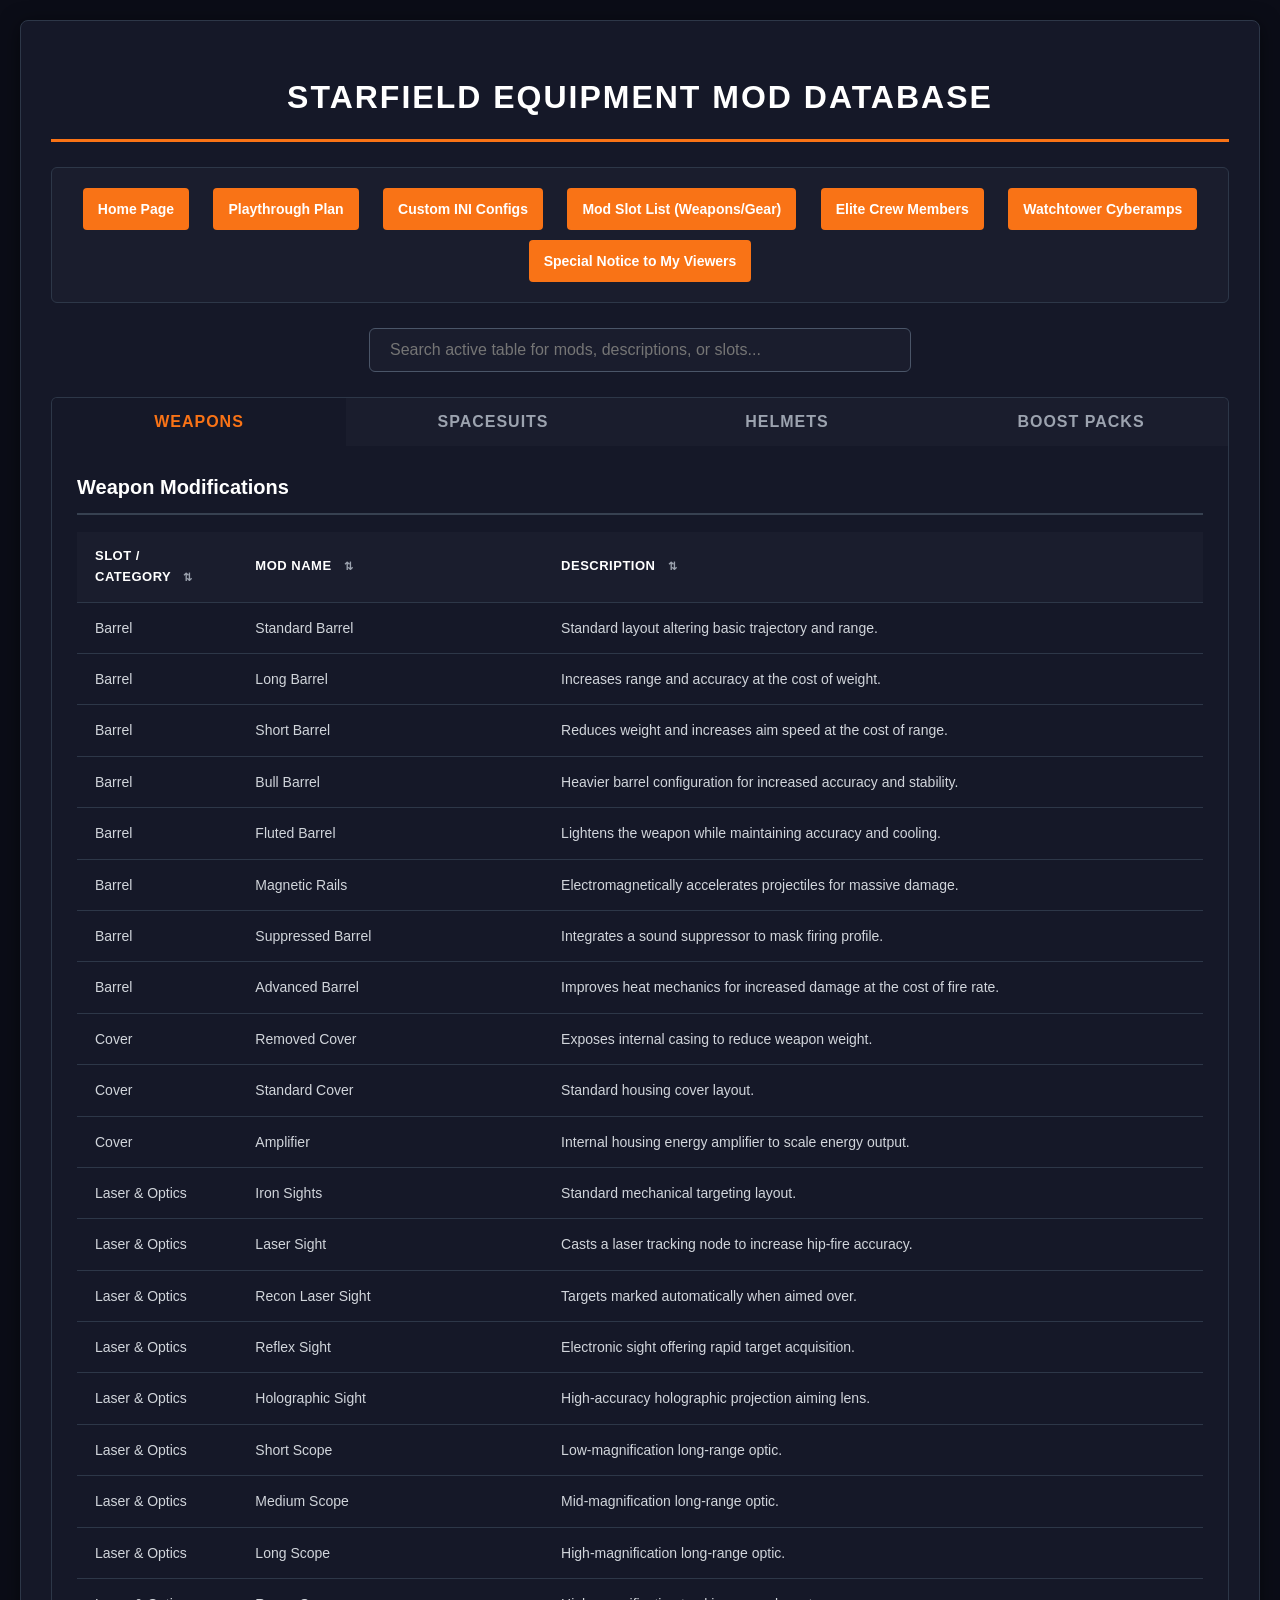
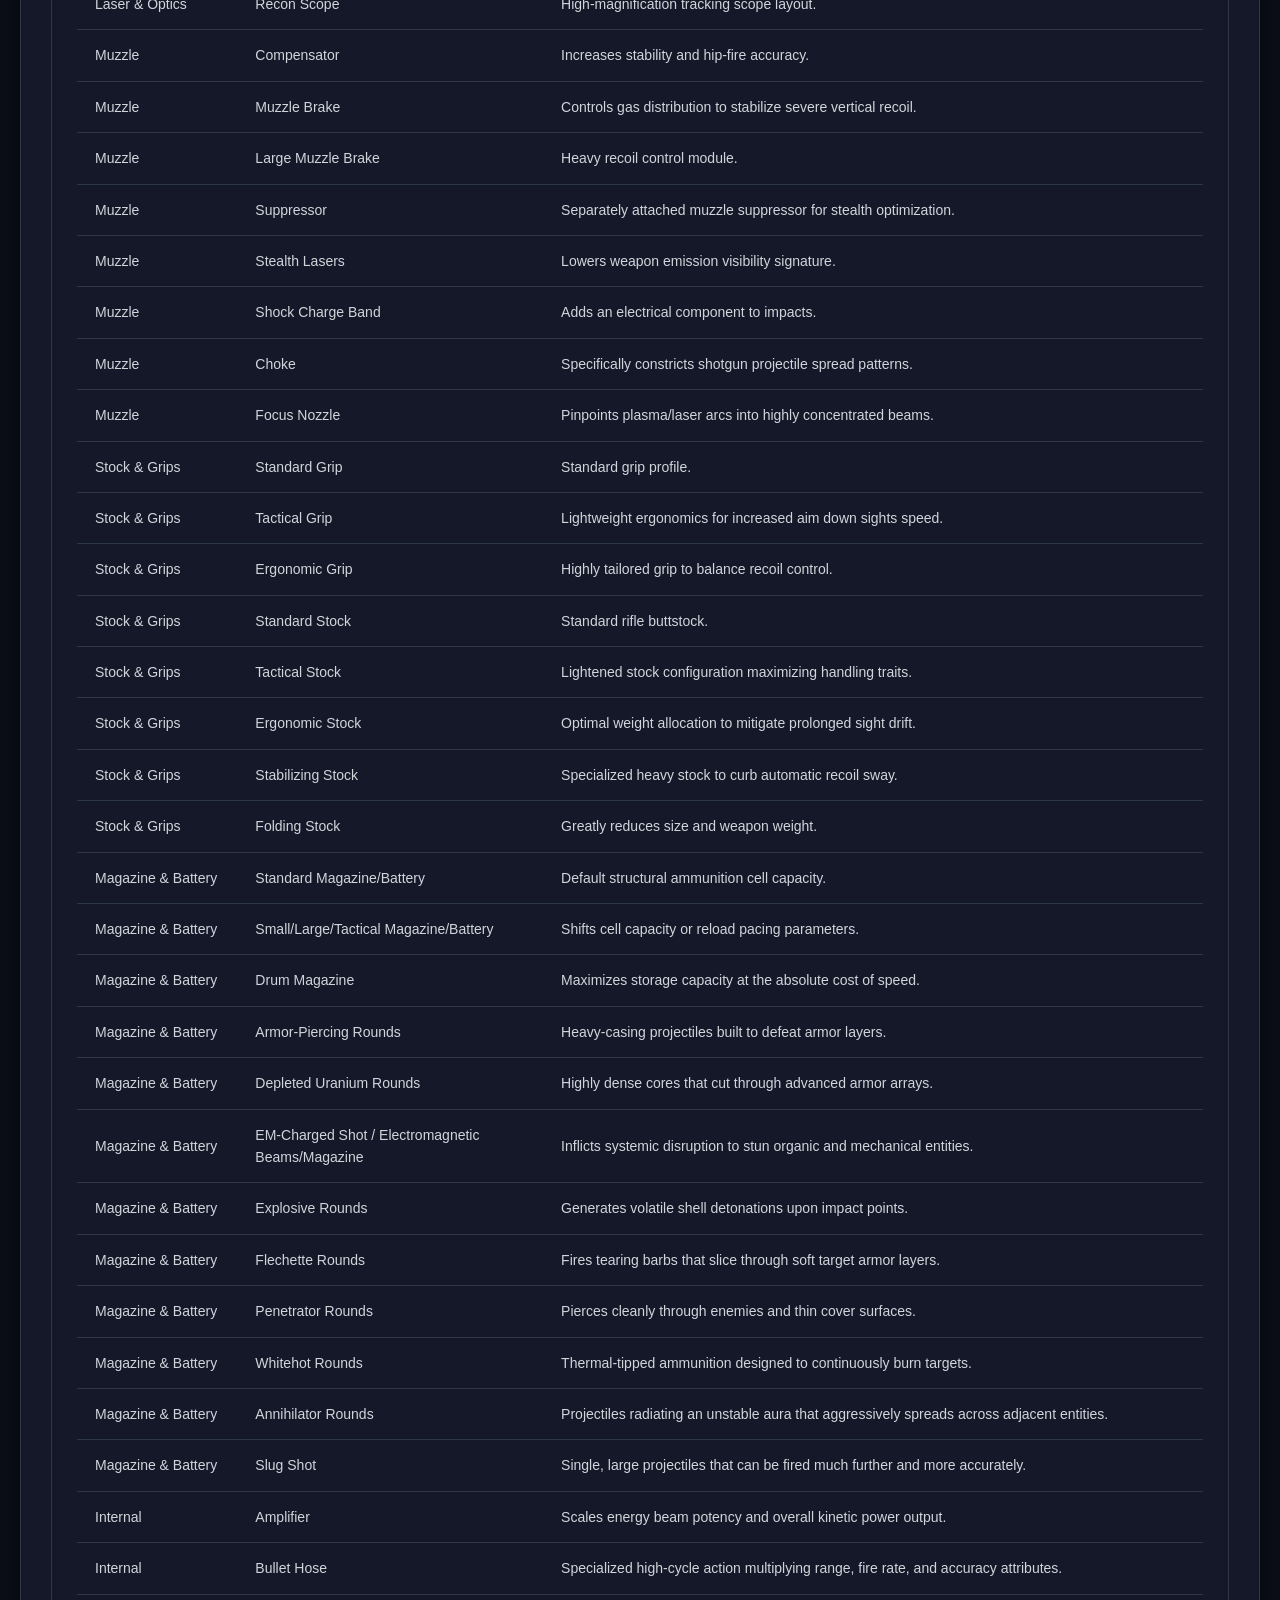
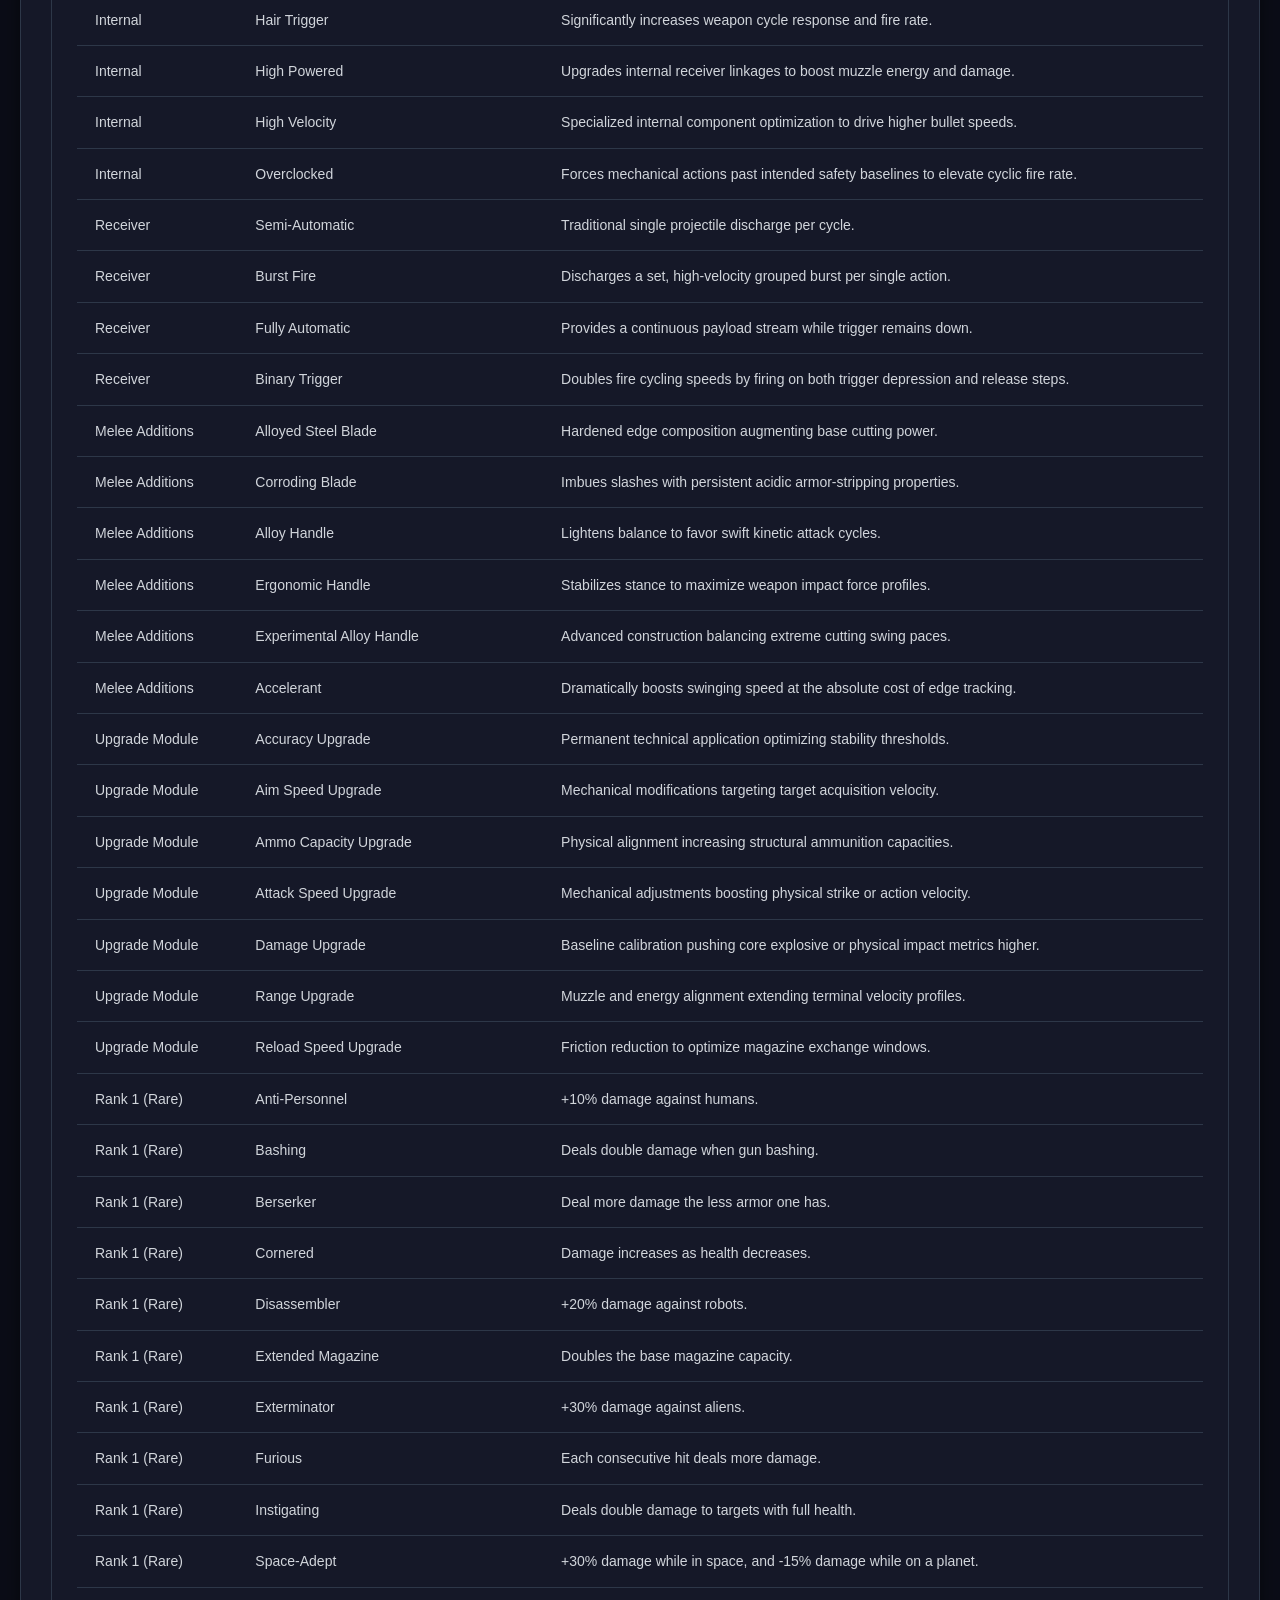
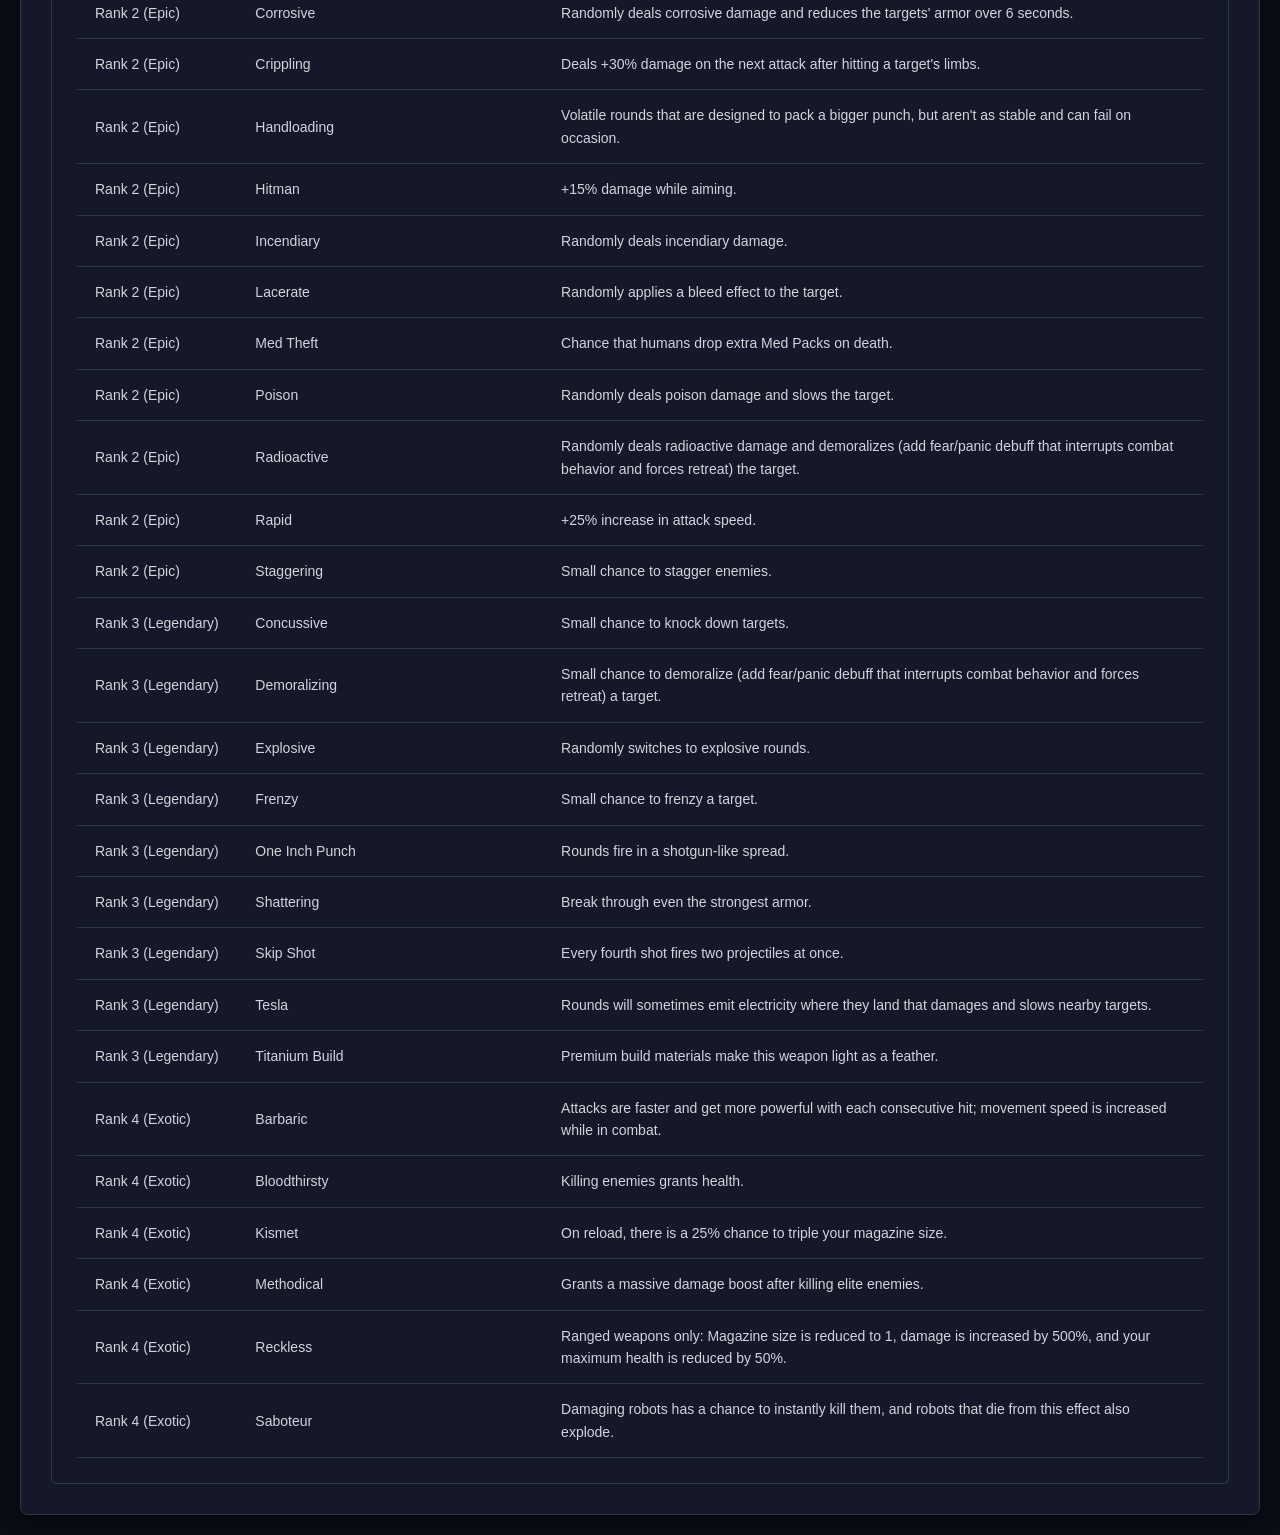
<file: Gear_Wep_Mod_Slots_List.html>
<!DOCTYPE html>
<html lang="en">
<head>
<meta charset="UTF-8">
<meta name="viewport" content="width=device-width, initial-scale=1.0">
<title>FableFire's Starfield Equipment Mod Database</title>
<style>
    body {
        font-family: 'Segoe UI', Tahoma, Geneva, Verdana, sans-serif;
        background-color: #0b0d17;
        color: #d1d5db;
        margin: 0;
        padding: 20px;
        line-height: 1.6;
    }
    .container {
        max-width: 1200px;
        margin: 0 auto;
        background: #151828;
        padding: 30px;
        border-radius: 8px;
        box-shadow: 0 4px 20px rgba(0,0,0,0.5);
        border: 1px solid #2d3748;
    }
    h1 {
        text-align: center;
        color: #ffffff;
        margin-bottom: 25px;
        text-transform: uppercase;
        letter-spacing: 2px;
        border-bottom: 3px solid #f97316;
        padding-bottom: 15px;
    }
    .search-container {
        margin-bottom: 25px;
    }
    #searchInput {
        width: 100%;
        max-width: 500px;
        padding: 12px 20px;
        font-size: 16px;
        background-color: #1a1d2d;
        border: 1px solid #4a5568;
        border-radius: 6px;
        display: block;
        margin: 0 auto;
        color: #ffffff;
        transition: border-color 0.3s;
    }
    #searchInput:focus {
        border-color: #f97316;
        outline: none;
    }

    /* Tabs styling */
    .tab {
        overflow: hidden;
        background-color: #1a1d2d;
        border-radius: 6px 6px 0 0;
        display: flex;
        border: 1px solid #2d3748;
        border-bottom: none;
    }
    .tab button {
        background-color: inherit;
        border: none;
        outline: none;
        cursor: pointer;
        padding: 15px 24px;
        transition: 0.3s;
        font-size: 16px;
        font-weight: bold;
        flex: 1;
        color: #9ca3af;
        text-transform: uppercase;
        letter-spacing: 1px;
    }
    .tab button:hover {
        background-color: #25293e;
        color: #ffffff;
    }
    .tab button.active {
        background-color: #151828;
        color: #f97316;
        border-top: 3px solid #f97316;
        margin-top: -3px;
    }

    /* Tab content */
    .tabcontent {
        display: none;
        padding: 25px;
        background-color: #151828;
        border: 1px solid #2d3748;
        border-top: none;
        border-radius: 0 0 6px 6px;
    }

    table {
        width: 100%;
        border-collapse: collapse;
        font-size: 14px;
        margin-top: 10px;
    }
    th, td {
        padding: 14px 18px;
        border-bottom: 1px solid #2d3748;
        text-align: left;
    }
    th {
        background-color: #1a1d2d;
        color: #ffffff;
        cursor: pointer;
        position: sticky;
        top: 0;
        user-select: none;
        font-weight: 600;
        text-transform: uppercase;
        font-size: 13px;
        letter-spacing: 0.5px;
    }
    th:hover {
        background-color: #25293e;
        color: #f97316;
    }
    tr:hover {
        background-color: #1e2235;
    }
    .sort-icon {
        margin-left: 8px;
        font-size: 11px;
        color: #9ca3af;
    }
    th.asc .sort-icon::after {
        content: " ▲";
        color: #f97316;
    }
    th.desc .sort-icon::after {
        content: " ▼";
        color: #f97316;
    }
    th:not(.asc):not(.desc) .sort-icon::after {
        content: " ⇅";
    }
    .table-title {
        color: #ffffff;
        margin-top: 0;
        border-bottom: 2px solid #374151;
        padding-bottom: 10px;
        font-size: 20px;
    }

    /* Links Box Navigation Styling */
    .links-box {
        background-color: #1a1d2d;
        border: 1px solid #2d3748;
        padding: 15px;
        text-align: center;
        margin-bottom: 30px;
        border-radius: 6px;
    }
    .btn {
        display: inline-block;
        background-color: #f97316;
        color: #ffffff;
        text-decoration: none;
        padding: 10px 15px;
        margin: 5px 10px;
        border-radius: 4px;
        font-weight: bold;
        font-size: 10.5pt;
        transition: background-color 0.3s, color 0.3s;
    }
    .btn:hover {
        background-color: #ea580c;
        color: #ffffff;
    }
</style>
</head>
<body>

<div class="container">
    <h1>Starfield Equipment Mod Database</h1>

    <div class="links-box" style="margin-top: 10px; margin-bottom: 25px;">
        <a href="index.html" class="btn">Home Page</a>
        <a href="Playthrough-plan.html" class="btn">Playthrough Plan</a>
        <a href="https://drive.google.com/drive/folders/1IuJSevtT30CsbuSPgMwMbvyM0jWRvTxs?usp=sharing" class="btn" target="_blank">Custom INI Configs</a>
        <a href="Gear_Wep_Mod_Slots_List.html" class="btn">Mod Slot List (Weapons/Gear)</a>
        <a href="Elite_Crew_Members.html" class="btn">Elite Crew Members</a>
        <a href="Watchtower_Cyberamps.html" class="btn">Watchtower Cyberamps</a>
        <a href="Special_Notice.html" class="btn">Special Notice to My Viewers</a>
    </div>

    <div class="search-container">
        <input type="text" id="searchInput" onkeyup="searchTables()" placeholder="Search active table for mods, descriptions, or slots...">
    </div>

    <div class="tab">
        <button class="tablinks active" onclick="openTab(event, 'Weapon')">Weapons</button>
        <button class="tablinks" onclick="openTab(event, 'Spacesuit')">Spacesuits</button>
        <button class="tablinks" onclick="openTab(event, 'Helmet')">Helmets</button>
        <button class="tablinks" onclick="openTab(event, 'BoostPack')">Boost Packs</button>
    </div>

    <!-- WEAPONS TAB -->
    <div id="Weapon" class="tabcontent" style="display: block;">
        <h2 class="table-title">Weapon Modifications</h2>
        <table id="WeaponTable">
            <thead>
                <tr>
                    <th onclick="sortTable('WeaponTable', 0)">Slot / Category <span class="sort-icon"></span></th>
                    <th onclick="sortTable('WeaponTable', 1)">Mod Name <span class="sort-icon"></span></th>
                    <th onclick="sortTable('WeaponTable', 2)">Description <span class="sort-icon"></span></th>
                </tr>
            </thead>
            <tbody>
                <tr><td>Barrel</td><td>Standard Barrel</td><td>Standard layout altering basic trajectory and range.</td></tr>
                <tr><td>Barrel</td><td>Long Barrel</td><td>Increases range and accuracy at the cost of weight.</td></tr>
                <tr><td>Barrel</td><td>Short Barrel</td><td>Reduces weight and increases aim speed at the cost of range.</td></tr>
                <tr><td>Barrel</td><td>Bull Barrel</td><td>Heavier barrel configuration for increased accuracy and stability.</td></tr>
                <tr><td>Barrel</td><td>Fluted Barrel</td><td>Lightens the weapon while maintaining accuracy and cooling.</td></tr>
                <tr><td>Barrel</td><td>Magnetic Rails</td><td>Electromagnetically accelerates projectiles for massive damage.</td></tr>
                <tr><td>Barrel</td><td>Suppressed Barrel</td><td>Integrates a sound suppressor to mask firing profile.</td></tr>
                <tr><td>Barrel</td><td>Advanced Barrel</td><td>Improves heat mechanics for increased damage at the cost of fire rate.</td></tr>
                <tr><td>Cover</td><td>Removed Cover</td><td>Exposes internal casing to reduce weapon weight.</td></tr>
                <tr><td>Cover</td><td>Standard Cover</td><td>Standard housing cover layout.</td></tr>
                <tr><td>Cover</td><td>Amplifier</td><td>Internal housing energy amplifier to scale energy output.</td></tr>
                <tr><td>Laser & Optics</td><td>Iron Sights</td><td>Standard mechanical targeting layout.</td></tr>
                <tr><td>Laser & Optics</td><td>Laser Sight</td><td>Casts a laser tracking node to increase hip-fire accuracy.</td></tr>
                <tr><td>Laser & Optics</td><td>Recon Laser Sight</td><td>Targets marked automatically when aimed over.</td></tr>
                <tr><td>Laser & Optics</td><td>Reflex Sight</td><td>Electronic sight offering rapid target acquisition.</td></tr>
                <tr><td>Laser & Optics</td><td>Holographic Sight</td><td>High-accuracy holographic projection aiming lens.</td></tr>
                <tr><td>Laser & Optics</td><td>Short Scope</td><td>Low-magnification long-range optic.</td></tr>
                <tr><td>Laser & Optics</td><td>Medium Scope</td><td>Mid-magnification long-range optic.</td></tr>
                <tr><td>Laser & Optics</td><td>Long Scope</td><td>High-magnification long-range optic.</td></tr>
                <tr><td>Laser & Optics</td><td>Recon Scope</td><td>High-magnification tracking scope layout.</td></tr>
                <tr><td>Muzzle</td><td>Compensator</td><td>Increases stability and hip-fire accuracy.</td></tr>
                <tr><td>Muzzle</td><td>Muzzle Brake</td><td>Controls gas distribution to stabilize severe vertical recoil.</td></tr>
                <tr><td>Muzzle</td><td>Large Muzzle Brake</td><td>Heavy recoil control module.</td></tr>
                <tr><td>Muzzle</td><td>Suppressor</td><td>Separately attached muzzle suppressor for stealth optimization.</td></tr>
                <tr><td>Muzzle</td><td>Stealth Lasers</td><td>Lowers weapon emission visibility signature.</td></tr>
                <tr><td>Muzzle</td><td>Shock Charge Band</td><td>Adds an electrical component to impacts.</td></tr>
                <tr><td>Muzzle</td><td>Choke</td><td>Specifically constricts shotgun projectile spread patterns.</td></tr>
                <tr><td>Muzzle</td><td>Focus Nozzle</td><td>Pinpoints plasma/laser arcs into highly concentrated beams.</td></tr>
                <tr><td>Stock & Grips</td><td>Standard Grip</td><td>Standard grip profile.</td></tr>
                <tr><td>Stock & Grips</td><td>Tactical Grip</td><td>Lightweight ergonomics for increased aim down sights speed.</td></tr>
                <tr><td>Stock & Grips</td><td>Ergonomic Grip</td><td>Highly tailored grip to balance recoil control.</td></tr>
                <tr><td>Stock & Grips</td><td>Standard Stock</td><td>Standard rifle buttstock.</td></tr>
                <tr><td>Stock & Grips</td><td>Tactical Stock</td><td>Lightened stock configuration maximizing handling traits.</td></tr>
                <tr><td>Stock & Grips</td><td>Ergonomic Stock</td><td>Optimal weight allocation to mitigate prolonged sight drift.</td></tr>
                <tr><td>Stock & Grips</td><td>Stabilizing Stock</td><td>Specialized heavy stock to curb automatic recoil sway.</td></tr>
                <tr><td>Stock & Grips</td><td>Folding Stock</td><td>Greatly reduces size and weapon weight.</td></tr>
                <tr><td>Magazine & Battery</td><td>Standard Magazine/Battery</td><td>Default structural ammunition cell capacity.</td></tr>
                <tr><td>Magazine & Battery</td><td>Small/Large/Tactical Magazine/Battery</td><td>Shifts cell capacity or reload pacing parameters.</td></tr>
                <tr><td>Magazine & Battery</td><td>Drum Magazine</td><td>Maximizes storage capacity at the absolute cost of speed.</td></tr>
                <tr><td>Magazine & Battery</td><td>Armor-Piercing Rounds</td><td>Heavy-casing projectiles built to defeat armor layers.</td></tr>
                <tr><td>Magazine & Battery</td><td>Depleted Uranium Rounds</td><td>Highly dense cores that cut through advanced armor arrays.</td></tr>
                <tr><td>Magazine & Battery</td><td>EM-Charged Shot / Electromagnetic Beams/Magazine</td><td>Inflicts systemic disruption to stun organic and mechanical entities.</td></tr>
                <tr><td>Magazine & Battery</td><td>Explosive Rounds</td><td>Generates volatile shell detonations upon impact points.</td></tr>
                <tr><td>Magazine & Battery</td><td>Flechette Rounds</td><td>Fires tearing barbs that slice through soft target armor layers.</td></tr>
                <tr><td>Magazine & Battery</td><td>Penetrator Rounds</td><td>Pierces cleanly through enemies and thin cover surfaces.</td></tr>
                <tr><td>Magazine & Battery</td><td>Whitehot Rounds</td><td>Thermal-tipped ammunition designed to continuously burn targets.</td></tr>
                <tr><td>Magazine & Battery</td><td>Annihilator Rounds</td><td>Projectiles radiating an unstable aura that aggressively spreads across adjacent entities.</td></tr>
                <tr><td>Magazine & Battery</td><td>Slug Shot</td><td>Single, large projectiles that can be fired much further and more accurately.</td></tr>
                <tr><td>Internal</td><td>Amplifier</td><td>Scales energy beam potency and overall kinetic power output.</td></tr>
                <tr><td>Internal</td><td>Bullet Hose</td><td>Specialized high-cycle action multiplying range, fire rate, and accuracy attributes.</td></tr>
                <tr><td>Internal</td><td>Hair Trigger</td><td>Significantly increases weapon cycle response and fire rate.</td></tr>
                <tr><td>Internal</td><td>High Powered</td><td>Upgrades internal receiver linkages to boost muzzle energy and damage.</td></tr>
                <tr><td>Internal</td><td>High Velocity</td><td>Specialized internal component optimization to drive higher bullet speeds.</td></tr>
                <tr><td>Internal</td><td>Overclocked</td><td>Forces mechanical actions past intended safety baselines to elevate cyclic fire rate.</td></tr>
                <tr><td>Receiver</td><td>Semi-Automatic</td><td>Traditional single projectile discharge per cycle.</td></tr>
                <tr><td>Receiver</td><td>Burst Fire</td><td>Discharges a set, high-velocity grouped burst per single action.</td></tr>
                <tr><td>Receiver</td><td>Fully Automatic</td><td>Provides a continuous payload stream while trigger remains down.</td></tr>
                <tr><td>Receiver</td><td>Binary Trigger</td><td>Doubles fire cycling speeds by firing on both trigger depression and release steps.</td></tr>
                <tr><td>Melee Additions</td><td>Alloyed Steel Blade</td><td>Hardened edge composition augmenting base cutting power.</td></tr>
                <tr><td>Melee Additions</td><td>Corroding Blade</td><td>Imbues slashes with persistent acidic armor-stripping properties.</td></tr>
                <tr><td>Melee Additions</td><td>Alloy Handle</td><td>Lightens balance to favor swift kinetic attack cycles.</td></tr>
                <tr><td>Melee Additions</td><td>Ergonomic Handle</td><td>Stabilizes stance to maximize weapon impact force profiles.</td></tr>
                <tr><td>Melee Additions</td><td>Experimental Alloy Handle</td><td>Advanced construction balancing extreme cutting swing paces.</td></tr>
                <tr><td>Melee Additions</td><td>Accelerant</td><td>Dramatically boosts swinging speed at the absolute cost of edge tracking.</td></tr>
                <tr><td>Upgrade Module</td><td>Accuracy Upgrade</td><td>Permanent technical application optimizing stability thresholds.</td></tr>
                <tr><td>Upgrade Module</td><td>Aim Speed Upgrade</td><td>Mechanical modifications targeting target acquisition velocity.</td></tr>
                <tr><td>Upgrade Module</td><td>Ammo Capacity Upgrade</td><td>Physical alignment increasing structural ammunition capacities.</td></tr>
                <tr><td>Upgrade Module</td><td>Attack Speed Upgrade</td><td>Mechanical adjustments boosting physical strike or action velocity.</td></tr>
                <tr><td>Upgrade Module</td><td>Damage Upgrade</td><td>Baseline calibration pushing core explosive or physical impact metrics higher.</td></tr>
                <tr><td>Upgrade Module</td><td>Range Upgrade</td><td>Muzzle and energy alignment extending terminal velocity profiles.</td></tr>
                <tr><td>Upgrade Module</td><td>Reload Speed Upgrade</td><td>Friction reduction to optimize magazine exchange windows.</td></tr>
                <tr><td>Rank 1 (Rare)</td><td>Anti-Personnel</td><td>+10% damage against humans.</td></tr>
                <tr><td>Rank 1 (Rare)</td><td>Bashing</td><td>Deals double damage when gun bashing.</td></tr>
                <tr><td>Rank 1 (Rare)</td><td>Berserker</td><td>Deal more damage the less armor one has.</td></tr>
                <tr><td>Rank 1 (Rare)</td><td>Cornered</td><td>Damage increases as health decreases.</td></tr>
                <tr><td>Rank 1 (Rare)</td><td>Disassembler</td><td>+20% damage against robots.</td></tr>
                <tr><td>Rank 1 (Rare)</td><td>Extended Magazine</td><td>Doubles the base magazine capacity.</td></tr>
                <tr><td>Rank 1 (Rare)</td><td>Exterminator</td><td>+30% damage against aliens.</td></tr>
                <tr><td>Rank 1 (Rare)</td><td>Furious</td><td>Each consecutive hit deals more damage.</td></tr>
                <tr><td>Rank 1 (Rare)</td><td>Instigating</td><td>Deals double damage to targets with full health.</td></tr>
                <tr><td>Rank 1 (Rare)</td><td>Space-Adept</td><td>+30% damage while in space, and -15% damage while on a planet.</td></tr>
                <tr><td>Rank 2 (Epic)</td><td>Corrosive</td><td>Randomly deals corrosive damage and reduces the targets' armor over 6 seconds.</td></tr>
                <tr><td>Rank 2 (Epic)</td><td>Crippling</td><td>Deals +30% damage on the next attack after hitting a target's limbs.</td></tr>
                <tr><td>Rank 2 (Epic)</td><td>Handloading</td><td>Volatile rounds that are designed to pack a bigger punch, but aren't as stable and can fail on occasion.</td></tr>
                <tr><td>Rank 2 (Epic)</td><td>Hitman</td><td>+15% damage while aiming.</td></tr>
                <tr><td>Rank 2 (Epic)</td><td>Incendiary</td><td>Randomly deals incendiary damage.</td></tr>
                <tr><td>Rank 2 (Epic)</td><td>Lacerate</td><td>Randomly applies a bleed effect to the target.</td></tr>
                <tr><td>Rank 2 (Epic)</td><td>Med Theft</td><td>Chance that humans drop extra Med Packs on death.</td></tr>
                <tr><td>Rank 2 (Epic)</td><td>Poison</td><td>Randomly deals poison damage and slows the target.</td></tr>
                <tr><td>Rank 2 (Epic)</td><td>Radioactive</td><td>Randomly deals radioactive damage and demoralizes (add fear/panic debuff that interrupts combat behavior and forces retreat) the target.</td></tr>
                <tr><td>Rank 2 (Epic)</td><td>Rapid</td><td>+25% increase in attack speed.</td></tr>
                <tr><td>Rank 2 (Epic)</td><td>Staggering</td><td>Small chance to stagger enemies.</td></tr>
                <tr><td>Rank 3 (Legendary)</td><td>Concussive</td><td>Small chance to knock down targets.</td></tr>
                <tr><td>Rank 3 (Legendary)</td><td>Demoralizing</td><td>Small chance to demoralize (add fear/panic debuff that interrupts combat behavior and forces retreat) a target.</td></tr>
                <tr><td>Rank 3 (Legendary)</td><td>Explosive</td><td>Randomly switches to explosive rounds.</td></tr>
                <tr><td>Rank 3 (Legendary)</td><td>Frenzy</td><td>Small chance to frenzy a target.</td></tr>
                <tr><td>Rank 3 (Legendary)</td><td>One Inch Punch</td><td>Rounds fire in a shotgun-like spread.</td></tr>
                <tr><td>Rank 3 (Legendary)</td><td>Shattering</td><td>Break through even the strongest armor.</td></tr>
                <tr><td>Rank 3 (Legendary)</td><td>Skip Shot</td><td>Every fourth shot fires two projectiles at once.</td></tr>
                <tr><td>Rank 3 (Legendary)</td><td>Tesla</td><td>Rounds will sometimes emit electricity where they land that damages and slows nearby targets.</td></tr>
                <tr><td>Rank 3 (Legendary)</td><td>Titanium Build</td><td>Premium build materials make this weapon light as a feather.</td></tr>
                <tr><td>Rank 4 (Exotic)</td><td>Barbaric</td><td>Attacks are faster and get more powerful with each consecutive hit; movement speed is increased while in combat.</td></tr>
                <tr><td>Rank 4 (Exotic)</td><td>Bloodthirsty</td><td>Killing enemies grants health.</td></tr>
                <tr><td>Rank 4 (Exotic)</td><td>Kismet</td><td>On reload, there is a 25% chance to triple your magazine size.</td></tr>
                <tr><td>Rank 4 (Exotic)</td><td>Methodical</td><td>Grants a massive damage boost after killing elite enemies.</td></tr>
                <tr><td>Rank 4 (Exotic)</td><td>Reckless</td><td>Ranged weapons only: Magazine size is reduced to 1, damage is increased by 500%, and your maximum health is reduced by 50%.</td></tr>
                <tr><td>Rank 4 (Exotic)</td><td>Saboteur</td><td>Damaging robots has a chance to instantly kill them, and robots that die from this effect also explode.</td></tr>
            </tbody>
        </table>
    </div>

    <!-- SPACESUITS TAB -->
    <div id="Spacesuit" class="tabcontent">
        <h2 class="table-title">Spacesuit Modifications</h2>
        <table id="SpacesuitTable">
            <thead>
                <tr>
                    <th onclick="sortTable('SpacesuitTable', 0)">Slot / Category <span class="sort-icon"></span></th>
                    <th onclick="sortTable('SpacesuitTable', 1)">Mod Name <span class="sort-icon"></span></th>
                    <th onclick="sortTable('SpacesuitTable', 2)">Description <span class="sort-icon"></span></th>
                </tr>
            </thead>
            <tbody>
                <tr><td>Slot 1</td><td>Ballistic Shielding</td><td>Increases physical damage resistance.</td></tr>
                <tr><td>Slot 1</td><td>EM Shielding</td><td>Increases Electromagnetic resistance.</td></tr>
                <tr><td>Slot 1</td><td>Energy Shielding</td><td>Increases Energy resistance.</td></tr>
                <tr><td>Slot 1 (Additional)</td><td>Improved Ballistic Shielding</td><td>greatly increases ballistic resistance.</td></tr>
                <tr><td>Slot 1 (Additional)</td><td>EM+Energy Shielding</td><td>increases both energy and EM resistances.</td></tr>
                <tr><td>Slot 1 (Additional)</td><td>Vigilance Slot 1: Poly-Aramid Weave</td><td>Weaves an advanced poly-aramid fiber layer into the undersuit that greatly improves resistance to impact damage but is very heavy.</td></tr>
                <tr><td>Slot 1 (Additional)</td><td>Vigilance Slot 1: Artificial Muscle</td><td>Installs a thin artificial muscle layer that responds to the wearers movements in order to increase strength and speed but it is very expensive to produce.</td></tr>
                <tr><td>Slot 1 (Additional)</td><td>Vigilance Slot 1: Energy Dissipation</td><td>Installs a Caelumite based layer in the undersuit that helps dissipate incoming energy weapon damage as well as improving thermal and radiation resistance.</td></tr>
                <tr><td>Slot 2</td><td>Explosive Shielding</td><td>Reduces damage taken from explosives.</td></tr>
                <tr><td>Slot 2</td><td>Optimized Servos</td><td>Reduces Oxygen cost for sprinting.</td></tr>
                <tr><td>Slot 2</td><td>Auto-Medic</td><td>Automatically use a Med Pack when hit and health is below 25%, once every 60 seconds.</td></tr>
                <tr><td>Slot 2 (Additional)</td><td>Thermal/Corrosive/Radiation/Airborne Shielding</td><td>increases resistance to corresponding environmental damage.</td></tr>
                <tr><td>Slot 2 (Additional)</td><td>Vigilance Slot 2: ERA</td><td>Fits the armor plating with a type of old Earth style armor that absorbs a massive amount of damage but is single use and won't work when the suit is damaged in any way (below 99% Health).</td></tr>
                <tr><td>Slot 3</td><td>Heavy Shielding</td><td>Increases all overarching damage resistances.</td></tr>
                <tr><td>Slot 3</td><td>Exo Servos</td><td>Increases melee damage output.</td></tr>
                <tr><td>Slot 3 (Additional)</td><td>Chem Distribution System</td><td>increases all Chems duration.</td></tr>
                <tr><td>Slot 3 (Additional)</td><td>Composite Materials</td><td>reduces weight.</td></tr>
                <tr><td>Slot 3 (Additional)</td><td>Hazard Protection</td><td>increases resistance to all types of environmental damage.</td></tr>
                <tr><td>Slot 3 (Additional)</td><td>Vigilance Slot 3: Aim Stabilizer</td><td>Equips the armor with a suite of systems that assist with aiming down a scope or sight by compensating for natural movement or 'sway'.</td></tr>
                <tr><td>Slot 4</td><td>Pocketed</td><td>Increases overall carrying capacity.</td></tr>
                <tr><td>Slot 4</td><td>Gravitic Composites</td><td>Reduces detection from enemies, enhancing stealth.</td></tr>
                <tr><td>Slot 4 (Additional)</td><td>Fortified Servos</td><td>increases jump height.</td></tr>
                <tr><td>Slot 4 (Additional)</td><td>Life Support</td><td>decreases change of getting an affliction.</td></tr>
                <tr><td>Slot 4 (Additional)</td><td>Internal Dampeners</td><td>increases stagger resistance.</td></tr>
                <tr><td>Slot 4 (Additional)</td><td>Vigilance Slot 4: Climate Control</td><td>Fits the suit with more complex climate systems that help maintain the users comfort and safety in harsh environments.</td></tr>
                <tr><td>Slot 4 (Additional)</td><td>Vigilance Slot 4: Emergency Shield</td><td>Reverse engineered from the single use deployable shields this suit modification will automatically deploy a shield to protect the user in emergency situations (below 30% Health) but has a cooldown period between activations.</td></tr>
                <tr><td>Slot 4 (Additional)</td><td>Vigilance Slot 4: Damage Mitigation</td><td>Installs a prototype shield generator that absorbs some incoming damage until the suit is badly damaged (below 25% Health).</td></tr>
                <tr><td>Armor Ability Slot (Vigilance)</td><td>Vigilance Spacesuit: Boostpack Fuel Converter</td><td>Installs a system that, when active, converts the suits 02 supply into fuel for an equipped boostpack.</td></tr>
                <tr><td>Armor Ability Slot (Vigilance)</td><td>Vigilance Spacesuit: Celestial</td><td>When active the suit will draw energy from the universe and use it to greatly increase your power recovery rate.</td></tr>
                <tr><td>Armor Ability Slot (Vigilance)</td><td>Vigilance Spacesuit: Class III Stimulant Injector</td><td>Constantly doses the user with a drug cocktail that improves muscle strength and reaction times but increases the bodies O2 usage.</td></tr>
                <tr><td>Armor Ability Slot (Vigilance)</td><td>Vigilance Spacesuit: Ethereal</td><td>Granted from beyond by something filled with dread. When active your outgoing damage will double but your health will constantly drain.</td></tr>
                <tr><td>Armor Ability Slot (Vigilance)</td><td>Mirage Prototype Camouflage</td><td>Installs advanced light bending radiation emitters throughout the surface of the suit that render the user completely invisible but exposes them to ionizing radiation.</td></tr>
                <tr><td>Armor Ability Slot (Vigilance)</td><td>Vigilance Spacesuit: Mark III-B Lockdown Protocol</td><td>Installs an advanced defensive system that, when active, reduces incoming damage but also reduces movement speed.</td></tr>
                <tr><td>Armor Ability Slot (Vigilance)</td><td>Vigilance Spacesuit: SBO Prototype Gravity Lock</td><td>Developed from studying the Starborn device located at excavation site TX-140A. When active the suit locks to 1G allowing the user to more comfortably move in both high and low gravity environments.</td></tr>
                <tr><td>Rank 1 (Rare)</td><td>Ablative</td><td>-15% incoming energy damage.</td></tr>
                <tr><td>Rank 1 (Rare)</td><td>Anti-Ballistic</td><td>-15% incoming Physical damage from ranged weapons.</td></tr>
                <tr><td>Rank 1 (Rare)</td><td>Beast Hunter</td><td>-15% damage from Alien enemies.</td></tr>
                <tr><td>Rank 1 (Rare)</td><td>Bolstering</td><td>Grants up to +100 Energy resistance and Physical resistance, the lower your health.</td></tr>
                <tr><td>Rank 1 (Rare)</td><td>Chameleon</td><td>Blend with the environment while sneaking and not moving.</td></tr>
                <tr><td>Rank 1 (Rare)</td><td>Combat Veteran</td><td>-15% damage from Human enemies.</td></tr>
                <tr><td>Rank 1 (Rare)</td><td>O2 Boosted</td><td>+20% oxygen capacity.</td></tr>
                <tr><td>Rank 1 (Rare)</td><td>O2 Filter</td><td>-25% oxygen consumption.</td></tr>
                <tr><td>Rank 1 (Rare)</td><td>Sturdy</td><td>-15% incoming melee damage.</td></tr>
                <tr><td>Rank 1 (Rare)</td><td>Technician</td><td>-15% damage from Robot enemies.</td></tr>
                <tr><td>Rank 2 (Epic)</td><td>Acrobat</td><td>-50% fall damage.</td></tr>
                <tr><td>Rank 2 (Epic)</td><td>Analyzer</td><td>+10% damage to scanned targets.</td></tr>
                <tr><td>Rank 2 (Epic)</td><td>Antiseptic</td><td>+25 Airborne Resistance.</td></tr>
                <tr><td>Rank 2 (Epic)</td><td>Auto-Medic</td><td>Automatically use a Med Pack when hit and health is below 25%, once every 60 seconds.</td></tr>
                <tr><td>Rank 2 (Epic)</td><td>Fastened</td><td>+20 carry capacity.</td></tr>
                <tr><td>Rank 2 (Epic)</td><td>Galvanized</td><td>+25 Corrosive Resistance.</td></tr>
                <tr><td>Rank 2 (Epic)</td><td>Hacker</td><td>+2 max auto attempts that can be banked while hacking.</td></tr>
                <tr><td>Rank 2 (Epic)</td><td>Leadlined</td><td>+25 Radiation Resistance.</td></tr>
                <tr><td>Rank 2 (Epic)</td><td>Liquid Cooled</td><td>+25 Thermal Resistance.</td></tr>
                <tr><td>Rank 2 (Epic)</td><td>Resource Hauler</td><td>Resources weigh 25% less.</td></tr>
                <tr><td>Rank 2 (Epic)</td><td>Weapon Holsters</td><td>Weapons weigh 50% less.</td></tr>
                <tr><td>Rank 3 (Legendary)</td><td>Armor-Plated</td><td>-10% incoming Physical, Energy, and EM damage.</td></tr>
                <tr><td>Rank 3 (Legendary)</td><td>Assisted Carry</td><td>Drain 75% less O2 when running while encumbered.</td></tr>
                <tr><td>Rank 3 (Legendary)</td><td>Fast Reflexes</td><td>+15% Movement speed.</td></tr>
                <tr><td>Rank 3 (Legendary)</td><td>Headhunter</td><td>Deals +25% damage on the next attack after hitting a target's head.</td></tr>
                <tr><td>Rank 3 (Legendary)</td><td>Incendiary</td><td>10% chance to ignite nearby attackers.</td></tr>
                <tr><td>Rank 3 (Legendary)</td><td>Mechanized</td><td>+40 carry capacity.</td></tr>
                <tr><td>Rank 3 (Legendary)</td><td>Mirrored</td><td>4% chance to reflect attacks.</td></tr>
                <tr><td>Rank 3 (Legendary)</td><td>Reactive</td><td>10% chance to stagger nearby attackers.</td></tr>
                <tr><td>Rank 3 (Legendary)</td><td>Repulsing</td><td>5% chance to disarm nearby attackers.</td></tr>
                <tr><td>Rank 3 (Legendary)</td><td>Sentinel</td><td>75% chance to reduce damage by 50% while standing still.</td></tr>
                <tr><td>Rank 3 (Legendary)</td><td>Sensor Chip</td><td>+20% accuracy while firing on the move.</td></tr>
                <tr><td>Rank 4 (Exotic)</td><td>Abyssal Release</td><td>After taking significant damage, you automatically deal massive amounts of damage to an attacker.</td></tr>
                <tr><td>Rank 4 (Exotic)</td><td>Advanced Targeting</td><td>Kills while moving increase your accuracy by 15% for 20 seconds; stacks up to three times.</td></tr>
                <tr><td>Rank 4 (Exotic)</td><td>Electrified</td><td>Enemies attacking have a chance to be electrocuted.</td></tr>
                <tr><td>Rank 4 (Exotic)</td><td>Enigmatic</td><td>Holograms of yourself appear while in combat, confusing enemies.</td></tr>
                <tr><td>Rank 4 (Exotic)</td><td>Inspiring</td><td>Increases companion health and damage output.</td></tr>
                <tr><td>Rank 4 (Exotic)</td><td>Mercenary</td><td>Killing 3 enemies within 10 seconds increases your critical hit chance by 50% for 20 seconds.</td></tr>
                <tr><td>Rank 4 (Exotic)</td><td>Speedster</td><td>While at full health you run much faster, and taking damage has a chance to knockdown nearby enemies.</td></tr>
            </tbody>
        </table>
    </div>

    <!-- HELMETS TAB -->
    <div id="Helmet" class="tabcontent">
        <h2 class="table-title">Helmet Modifications</h2>
        <table id="HelmetTable">
            <thead>
                <tr>
                    <th onclick="sortTable('HelmetTable', 0)">Slot / Category <span class="sort-icon"></span></th>
                    <th onclick="sortTable('HelmetTable', 1)">Mod Name <span class="sort-icon"></span></th>
                    <th onclick="sortTable('HelmetTable', 2)">Description <span class="sort-icon"></span></th>
                </tr>
            </thead>
            <tbody>
                <tr><td>Slot 1</td><td>Ballistic Shielding</td><td>Increases physical damage resistance.</td></tr>
                <tr><td>Slot 1</td><td>EM Shielding</td><td>Increases Electromagnetic resistance.</td></tr>
                <tr><td>Slot 1</td><td>Energy Shielding</td><td>Increases Energy resistance.</td></tr>
                <tr><td>Slot 1 (Additional)</td><td>Improved Ballistic Shielding</td><td>greatly increases ballistic resistance.</td></tr>
                <tr><td>Slot 1 (Additional)</td><td>EM+Energy Shielding</td><td>increases both energy and EM resistances.</td></tr>
                <tr><td>Slot 2</td><td>Explosive Shielding</td><td>Reduces damage taken from explosives.</td></tr>
                <tr><td>Slot 2</td><td>Sensor Array</td><td>Increases the detection range of enemies on the compass.</td></tr>
                <tr><td>Slot 2 (Additional)</td><td>Thermal/Corrosive/Radiation/Airborne Shielding</td><td>increases resistance to corresponding environmental damage.</td></tr>
                <tr><td>Slot 2 (Additional)</td><td>Custom Cybernetic</td><td>Installs an advanced neural link into the helmet that connects to your cybernetic implants to enhance hostile detection range and hacking abilities.</td></tr>
                <tr><td>Slot 2 (Additional)</td><td>Vigilance Slot 2: Custom Cybernetic</td><td>Installs an advanced neural link into the helmet that connects to your cybernetic implants to enhance hostile detection range and hacking abilities.</td></tr>
                <tr><td>Slot 3</td><td>Heavy Shielding</td><td>Increases all overarching damage resistances.</td></tr>
                <tr><td>Slot 3 (Additional)</td><td>Composite Materials</td><td>reduces weight.</td></tr>
                <tr><td>Slot 3 (Additional)</td><td>Hazard Protection</td><td>increases resistance to all types of environmental damage.</td></tr>
                <tr><td>Slot 3 (Additional)</td><td>Integrated Optics</td><td>increases weapon range.</td></tr>
                <tr><td>Slot 3 (Additional)</td><td>Targeting Support</td><td>increases sneak attack damage.</td></tr>
                <tr><td>Slot 4</td><td>Gravitic Composites</td><td>Reduces detection from enemies, enhancing stealth.</td></tr>
                <tr><td>Slot 4 (Additional)</td><td>CO2 Scrubbers</td><td>increases CO2 recovery rate.</td></tr>
                <tr><td>Slot 4 (Additional)</td><td>Combat Interface</td><td>increases weapon accuracy.</td></tr>
                <tr><td>Slot 4 (Additional)</td><td>Tactical Analyzer</td><td>increases critical chance and critical damage.</td></tr>
                <tr><td>Slot 4 (Additional)</td><td>Reinforced Visor</td><td>decreases headshot damage.</td></tr>
                <tr><td>Helmet Ability Slot (Vigilance)</td><td>Vigilance Helmet Slot 1: Hacked IFF</td><td>Re-enables the helmets built in IFF highlighting with personal software modifications.</td></tr>
                <tr><td>Helmet Ability Slot (Vigilance)</td><td>Vigilance Helmet Slot 1: Night Vision</td><td>Improves vision in dark locations and highlights humans, aliens and robots but reduces vision in the light doesn't distinguish between friend or foe.</td></tr>
                <tr><td>Rank 1 (Rare)</td><td>Ablative</td><td>-15% incoming energy damage.</td></tr>
                <tr><td>Rank 1 (Rare)</td><td>Anti-Ballistic</td><td>-15% incoming Physical damage from ranged weapons.</td></tr>
                <tr><td>Rank 1 (Rare)</td><td>Beast Hunter</td><td>-15% damage from Alien enemies.</td></tr>
                <tr><td>Rank 1 (Rare)</td><td>Bolstering</td><td>Grants up to +100 Energy resistance and Physical resistance, the lower your health.</td></tr>
                <tr><td>Rank 1 (Rare)</td><td>Chameleon</td><td>Blend with the environment while sneaking and not moving.</td></tr>
                <tr><td>Rank 1 (Rare)</td><td>Combat Veteran</td><td>-15% damage from Human enemies.</td></tr>
                <tr><td>Rank 1 (Rare)</td><td>O2 Boosted</td><td>+20% oxygen capacity.</td></tr>
                <tr><td>Rank 1 (Rare)</td><td>O2 Filter</td><td>-25% oxygen consumption.</td></tr>
                <tr><td>Rank 1 (Rare)</td><td>Sturdy</td><td>-15% incoming melee damage.</td></tr>
                <tr><td>Rank 1 (Rare)</td><td>Technician</td><td>-15% damage from Robot enemies.</td></tr>
                <tr><td>Rank 2 (Epic)</td><td>Acrobat</td><td>-50% fall damage.</td></tr>
                <tr><td>Rank 2 (Epic)</td><td>Analyzer</td><td>+10% damage to scanned targets.</td></tr>
                <tr><td>Rank 2 (Epic)</td><td>Antiseptic</td><td>+25 Airborne Resistance.</td></tr>
                <tr><td>Rank 2 (Epic)</td><td>Auto-Medic</td><td>Automatically use a Med Pack when hit and health is below 25%, once every 60 seconds.</td></tr>
                <tr><td>Rank 2 (Epic)</td><td>Fastened</td><td>+20 carry capacity.</td></tr>
                <tr><td>Rank 2 (Epic)</td><td>Galvanized</td><td>+25 Corrosive Resistance.</td></tr>
                <tr><td>Rank 2 (Epic)</td><td>Hacker</td><td>+2 max auto attempts that can be banked while hacking.</td></tr>
                <tr><td>Rank 2 (Epic)</td><td>Leadlined</td><td>+25 Radiation Resistance.</td></tr>
                <tr><td>Rank 2 (Epic)</td><td>Liquid Cooled</td><td>+25 Thermal Resistance.</td></tr>
                <tr><td>Rank 2 (Epic)</td><td>Resource Hauler</td><td>Resources weigh 25% less.</td></tr>
                <tr><td>Rank 2 (Epic)</td><td>Weapon Holsters</td><td>Weapons weigh 50% less.</td></tr>
                <tr><td>Rank 3 (Legendary)</td><td>Armor-Plated</td><td>-10% incoming Physical, Energy, and EM damage.</td></tr>
                <tr><td>Rank 3 (Legendary)</td><td>Assisted Carry</td><td>Drain 75% less O2 when running while encumbered.</td></tr>
                <tr><td>Rank 3 (Legendary)</td><td>Fast Reflexes</td><td>+15% Movement speed.</td></tr>
                <tr><td>Rank 3 (Legendary)</td><td>Headhunter</td><td>Deals +25% damage on the next attack after hitting a target's head.</td></tr>
                <tr><td>Rank 3 (Legendary)</td><td>Incendiary</td><td>10% chance to ignite nearby attackers.</td></tr>
                <tr><td>Rank 3 (Legendary)</td><td>Mechanized</td><td>+40 carry capacity.</td></tr>
                <tr><td>Rank 3 (Legendary)</td><td>Mirrored</td><td>4% chance to reflect attacks.</td></tr>
                <tr><td>Rank 3 (Legendary)</td><td>Reactive</td><td>10% chance to stagger nearby attackers.</td></tr>
                <tr><td>Rank 3 (Legendary)</td><td>Repulsing</td><td>5% chance to disarm nearby attackers.</td></tr>
                <tr><td>Rank 3 (Legendary)</td><td>Sentinel</td><td>75% chance to reduce damage by 50% while standing still.</td></tr>
                <tr><td>Rank 3 (Legendary)</td><td>Sensor Chip</td><td>+20% accuracy while firing on the move.</td></tr>
                <tr><td>Rank 4 (Exotic)</td><td>Abyssal Release</td><td>After taking significant damage, you automatically deal massive amounts of damage to an attacker.</td></tr>
                <tr><td>Rank 4 (Exotic)</td><td>Advanced Targeting</td><td>Kills while moving increase your accuracy by 15% for 20 seconds; stacks up to three times.</td></tr>
                <tr><td>Rank 4 (Exotic)</td><td>Electrified</td><td>Enemies attacking have a chance to be electrocuted.</td></tr>
                <tr><td>Rank 4 (Exotic)</td><td>Enigmatic</td><td>Holograms of yourself appear while in combat, confusing enemies.</td></tr>
                <tr><td>Rank 4 (Exotic)</td><td>Inspiring</td><td>Increases companion health and damage output.</td></tr>
                <tr><td>Rank 4 (Exotic)</td><td>Mercenary</td><td>Killing 3 enemies within 10 seconds increases your critical hit chance by 50% for 20 seconds.</td></tr>
                <tr><td>Rank 4 (Exotic)</td><td>Speedster</td><td>While at full health you run much faster, and taking damage has a chance to knockdown nearby enemies.</td></tr>
            </tbody>
        </table>
    </div>

    <!-- BOOST PACKS TAB -->
    <div id="BoostPack" class="tabcontent">
        <h2 class="table-title">Boost Pack Modifications</h2>
        <table id="BoostPackTable">
            <thead>
                <tr>
                    <th onclick="sortTable('BoostPackTable', 0)">Slot / Category <span class="sort-icon"></span></th>
                    <th onclick="sortTable('BoostPackTable', 1)">Mod Name <span class="sort-icon"></span></th>
                    <th onclick="sortTable('BoostPackTable', 2)">Description <span class="sort-icon"></span></th>
                </tr>
            </thead>
            <tbody>
                <tr><td>Slot 1</td><td>Extra Capacity</td><td>Increases carrying capacity via pack modifications.</td></tr>
                <tr><td>Slot 1</td><td>Hazard Protection</td><td>Boosts resistance to Airborne, Thermal, Corrosive, and Radiation hazards.</td></tr>
                <tr><td>Slot 1</td><td>Oxygen Reserve</td><td>Expands maximum oxygen reserves.</td></tr>
                <tr><td>Slot 1 (Additional)</td><td>Slot 1: Zero-G Stabilizers</td><td>less weapon recoil in Zero-G.</td></tr>
                <tr><td>Slot 1 (Additional)</td><td>Slot 1: Heavy Shielding</td><td>increase all damage resistance and weight.</td></tr>
                <tr><td>Slot 1 (Additional)</td><td>Vigilance Slot 1: Custom Plating</td><td>Installs additional armor plating on the boost pack to protect it's internal parts and the user.</td></tr>
                <tr><td>Slot 2</td><td>Emergency Aid</td><td>Administers emergency aid when health is low, recharging after a short time.</td></tr>
                <tr><td>Slot 2</td><td>Medic</td><td>Enhances overall medical capabilities.</td></tr>
                <tr><td>Slot 2</td><td>Regeneration</td><td>Slowly restores health outside of active combat scenarios.</td></tr>
                <tr><td>Slot 2 (Additional)</td><td>Ammo Pockets</td><td>increases reload speed.</td></tr>
                <tr><td>Slot 2 (Additional)</td><td>Weight Redistribution</td><td>decreases weight of all items.</td></tr>
                <tr><td>Slot 2 (Additional)</td><td>Vigilance Slot 2: Custom FuelInjector</td><td>Installs a custom fuel injection system that boosts the initial boostpack thrust.</td></tr>
                <tr><td>Type Slot</td><td>Basic Boostpack</td><td>Entry-level boostpack setup.</td></tr>
                <tr><td>Type Slot</td><td>Balanced Boostpack</td><td>Boostpack with a balanced distribution of power and volume.</td></tr>
                <tr><td>Type Slot</td><td>Power Boostpack</td><td>Focuses thrust for maximum vertical momentum.</td></tr>
                <tr><td>Type Slot</td><td>Skip Capacity Boostpack</td><td>Provides multiple short, rapid horizontal bursts.</td></tr>
                <tr><td>Rank 1 (Rare)</td><td>Ablative</td><td>-15% incoming energy damage.</td></tr>
                <tr><td>Rank 1 (Rare)</td><td>Anti-Ballistic</td><td>-15% incoming Physical damage from ranged weapons.</td></tr>
                <tr><td>Rank 1 (Rare)</td><td>Beast Hunter</td><td>-15% damage from Alien enemies.</td></tr>
                <tr><td>Rank 1 (Rare)</td><td>Bolstering</td><td>Grants up to +100 Energy resistance and Physical resistance, the lower your health.</td></tr>
                <tr><td>Rank 1 (Rare)</td><td>Chameleon</td><td>Blend with the environment while sneaking and not moving.</td></tr>
                <tr><td>Rank 1 (Rare)</td><td>Combat Veteran</td><td>-15% damage from Human enemies.</td></tr>
                <tr><td>Rank 1 (Rare)</td><td>O2 Boosted</td><td>+20% oxygen capacity.</td></tr>
                <tr><td>Rank 1 (Rare)</td><td>O2 Filter</td><td>-25% oxygen consumption.</td></tr>
                <tr><td>Rank 1 (Rare)</td><td>Sturdy</td><td>-15% incoming melee damage.</td></tr>
                <tr><td>Rank 1 (Rare)</td><td>Technician</td><td>-15% damage from Robot enemies.</td></tr>
                <tr><td>Rank 2 (Epic)</td><td>Acrobat</td><td>-50% fall damage.</td></tr>
                <tr><td>Rank 2 (Epic)</td><td>Analyzer</td><td>+10% damage to scanned targets.</td></tr>
                <tr><td>Rank 2 (Epic)</td><td>Antiseptic</td><td>+25 Airborne Resistance.</td></tr>
                <tr><td>Rank 2 (Epic)</td><td>Auto-Medic</td><td>Automatically use a Med Pack when hit and health is below 25%, once every 60 seconds.</td></tr>
                <tr><td>Rank 2 (Epic)</td><td>Fastened</td><td>+20 carry capacity.</td></tr>
                <tr><td>Rank 2 (Epic)</td><td>Galvanized</td><td>+25 Corrosive Resistance.</td></tr>
                <tr><td>Rank 2 (Epic)</td><td>Hacker</td><td>+2 max auto attempts that can be banked while hacking.</td></tr>
                <tr><td>Rank 2 (Epic)</td><td>Leadlined</td><td>+25 Radiation Resistance.</td></tr>
                <tr><td>Rank 2 (Epic)</td><td>Liquid Cooled</td><td>+25 Thermal Resistance.</td></tr>
                <tr><td>Rank 2 (Epic)</td><td>Resource Hauler</td><td>Resources weigh 25% less.</td></tr>
                <tr><td>Rank 2 (Epic)</td><td>Weapon Holsters</td><td>Weapons weigh 50% less.</td></tr>
                <tr><td>Rank 3 (Legendary)</td><td>Armor-Plated</td><td>-10% incoming Physical, Energy, and EM damage.</td></tr>
                <tr><td>Rank 3 (Legendary)</td><td>Assisted Carry</td><td>Drain 75% less O2 when running while encumbered.</td></tr>
                <tr><td>Rank 3 (Legendary)</td><td>Fast Reflexes</td><td>+15% Movement speed.</td></tr>
                <tr><td>Rank 3 (Legendary)</td><td>Headhunter</td><td>Deals +25% damage on the next attack after hitting a target's head.</td></tr>
                <tr><td>Rank 3 (Legendary)</td><td>Incendiary</td><td>10% chance to ignite nearby attackers.</td></tr>
                <tr><td>Rank 3 (Legendary)</td><td>Mechanized</td><td>+40 carry capacity.</td></tr>
                <tr><td>Rank 3 (Legendary)</td><td>Mirrored</td><td>4% chance to reflect attacks.</td></tr>
                <tr><td>Rank 3 (Legendary)</td><td>Reactive</td><td>10% chance to stagger nearby attackers.</td></tr>
                <tr><td>Rank 3 (Legendary)</td><td>Repulsing</td><td>5% chance to disarm nearby attackers.</td></tr>
                <tr><td>Rank 3 (Legendary)</td><td>Sentinel</td><td>75% chance to reduce damage by 50% while standing still.</td></tr>
                <tr><td>Rank 3 (Legendary)</td><td>Sensor Chip</td><td>+20% accuracy while firing on the move.</td></tr>
            </tbody>
        </table>
    </div>

</div>

<script>
    function openTab(evt, tabName) {
        let i, tabcontent, tablinks;
        tabcontent = document.getElementsByClassName("tabcontent");
        for (i = 0; i < tabcontent.length; i++) {
            tabcontent[i].style.display = "none";
        }
        tablinks = document.getElementsByClassName("tablinks");
        for (i = 0; i < tablinks.length; i++) {
            tablinks[i].className = tablinks[i].className.replace(" active", "");
        }
        document.getElementById(tabName).style.display = "block";
        evt.currentTarget.className += " active";

        document.getElementById("searchInput").value = "";
        searchTables();
    }

    function searchTables() {
        let input, filter, activeTab, table, tr, td, i, j, txtValue;
        input = document.getElementById("searchInput");
        filter = input.value.toLowerCase();

        let tabcontents = document.getElementsByClassName("tabcontent");
        for (i = 0; i < tabcontents.length; i++) {
            if (tabcontents[i].style.display === "block") {
                activeTab = tabcontents[i];
                break;
            }
        }

        if(activeTab) {
            table = activeTab.getElementsByTagName("table")[0];
            tr = table.getElementsByTagName("tr");

            for (i = 1; i < tr.length; i++) {
                tr[i].style.display = "none";
                td = tr[i].getElementsByTagName("td");
                for (j = 0; j < td.length; j++) {
                    if (td[j]) {
                        txtValue = td[j].textContent || td[j].innerText;
                        if (txtValue.toLowerCase().indexOf(filter) > -1) {
                            tr[i].style.display = "";
                            break;
                        }
                    }
                }
            }
        }
    }

    let sortDirections = {};
    function sortTable(tableId, columnIndex) {
        let table, rows, switching, i, x, y, shouldSwitch;
        table = document.getElementById(tableId);
        let headers = table.getElementsByTagName("th");

        // Reset other headers classes
        for (let h = 0; h < headers.length; h++) {
            if (h !== columnIndex) {
                headers[h].classList.remove("asc", "desc");
            }
        }

        let currentHeader = headers[columnIndex];

        if (!(tableId + columnIndex in sortDirections)) {
            sortDirections[tableId + columnIndex] = true;
            currentHeader.classList.add("asc");
        } else {
            sortDirections[tableId + columnIndex] = !sortDirections[tableId + columnIndex];
            if (sortDirections[tableId + columnIndex]) {
                currentHeader.classList.remove("desc");
                currentHeader.classList.add("asc");
            } else {
                currentHeader.classList.remove("asc");
                currentHeader.classList.add("desc");
            }
        }

        let sortDir = sortDirections[tableId + columnIndex];
        switching = true;

        while (switching) {
            switching = false;
            rows = table.rows;
            for (i = 1; i < (rows.length - 1); i++) {
                shouldSwitch = false;
                x = rows[i].getElementsByTagName("TD")[columnIndex];
                y = rows[i + 1].getElementsByTagName("TD")[columnIndex];

                let valX = x.textContent || x.innerText;
                let valY = y.textContent || y.innerText;

                // Handle natural alphanumeric sorting if possible
                if (sortDir) {
                    if (valX.toLowerCase() > valY.toLowerCase()) {
                        shouldSwitch = true;
                        break;
                    }
                } else {
                    if (valX.toLowerCase() < valY.toLowerCase()) {
                        shouldSwitch = true;
                        break;
                    }
                }
            }
            if (shouldSwitch) {
                rows[i].parentNode.insertBefore(rows[i + 1], rows[i]);
                switching = true;
            }
        }
    }
</script>

</body>
</html>
</file>
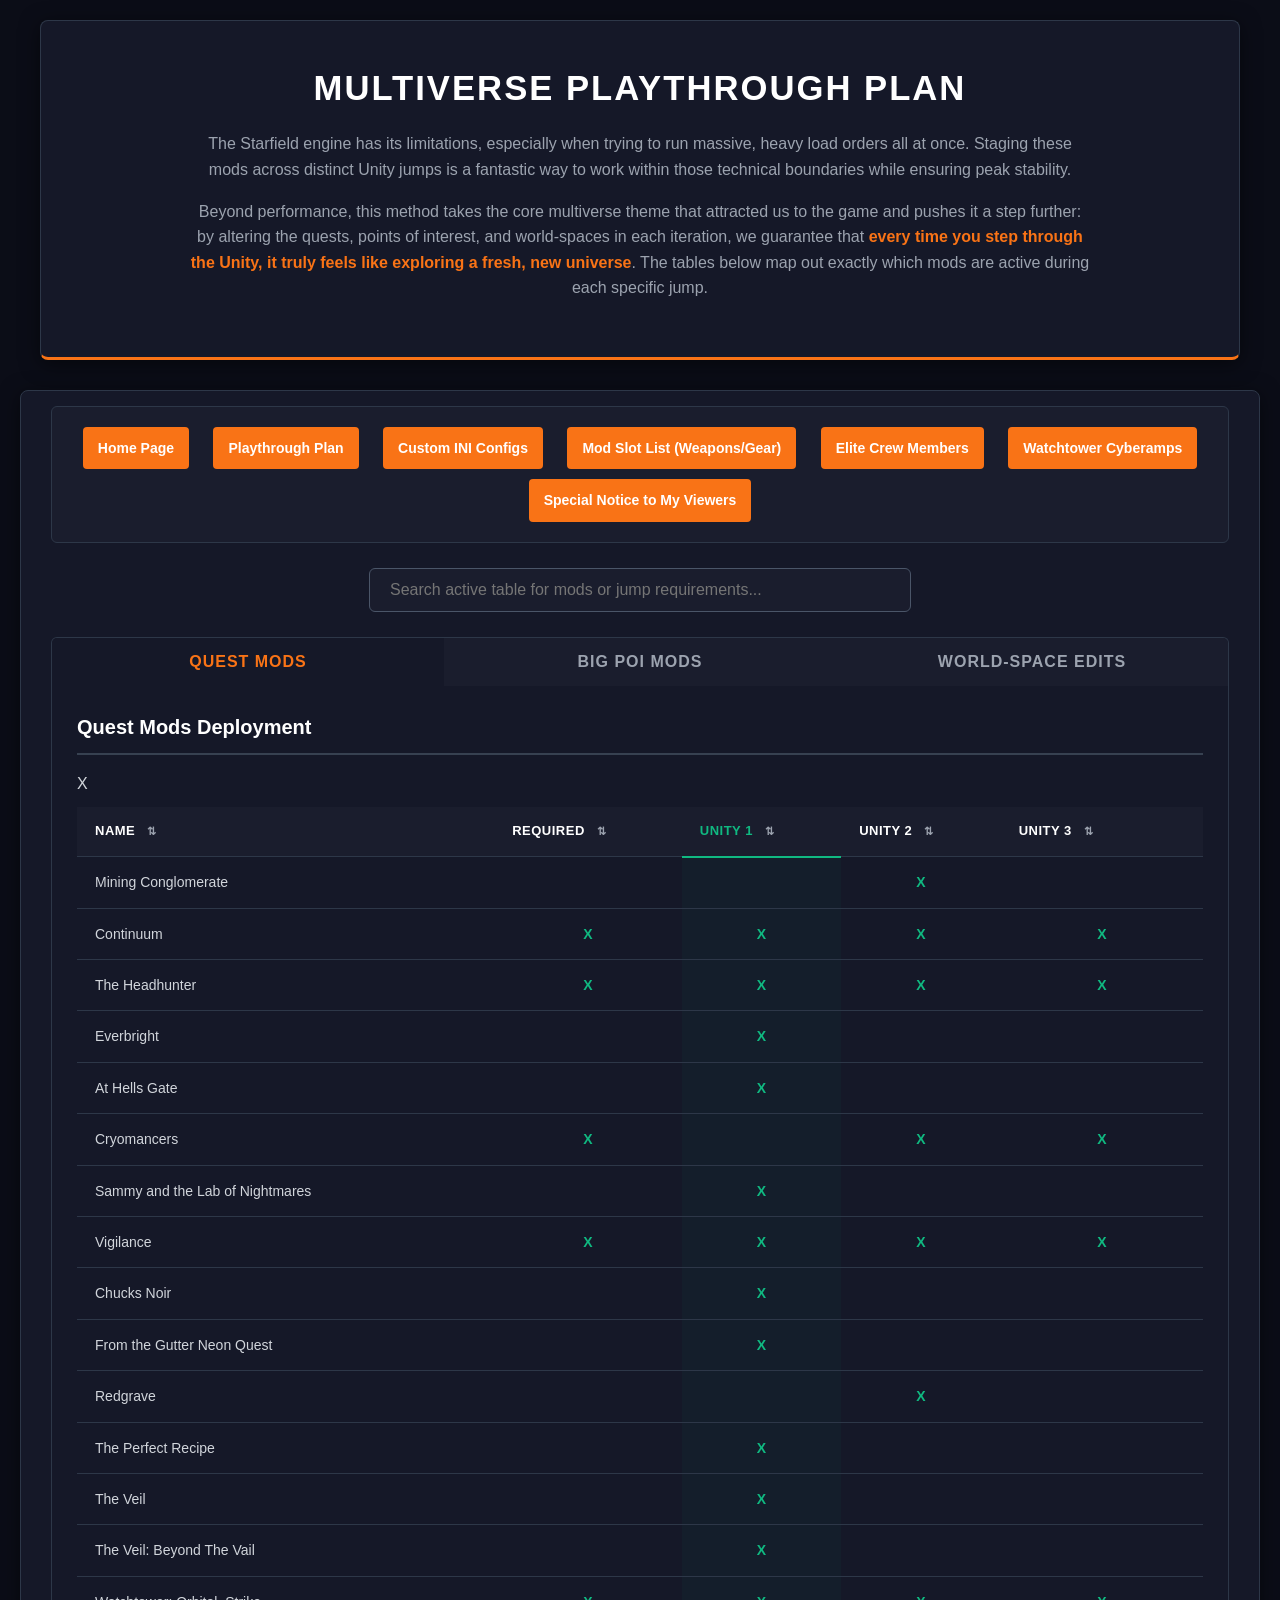
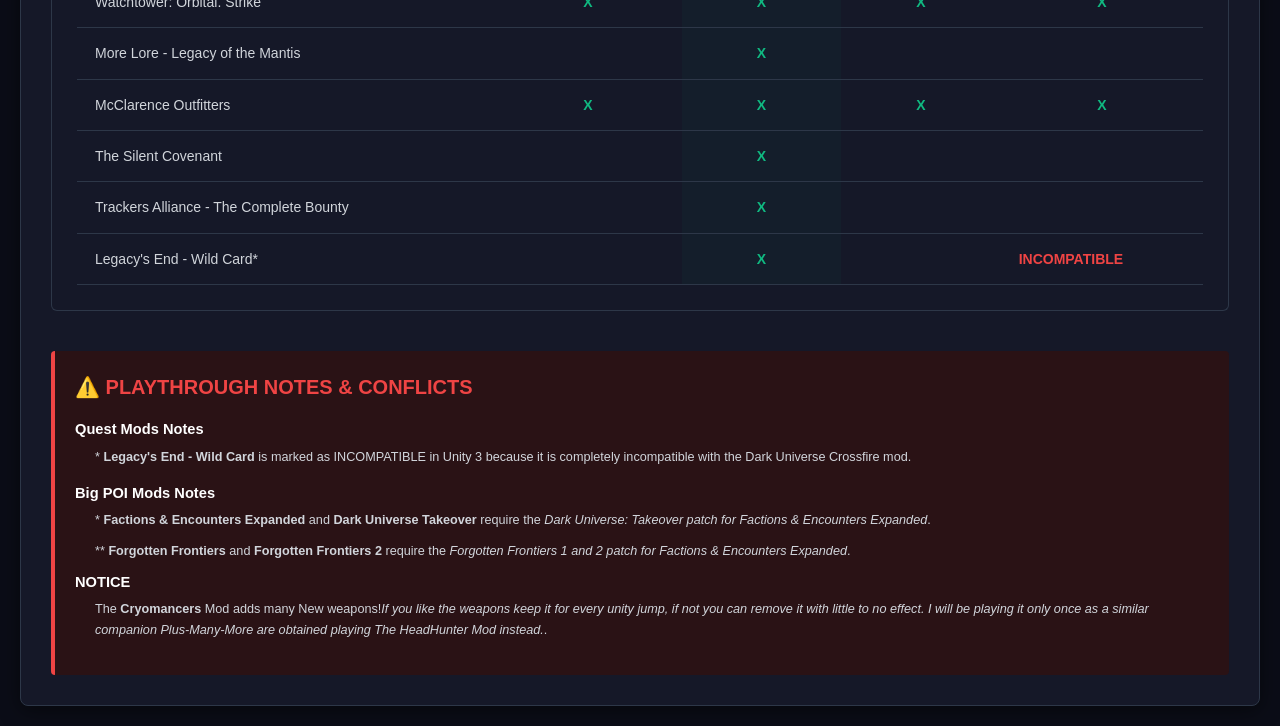
<file: Playthrough-plan.html>
<!DOCTYPE html>
<html lang="en">
<head>
<meta charset="UTF-8">
<meta name="viewport" content="width=device-width, initial-scale=1.0">
<title>Starfield Multiverse Playthrough Plan</title>
    <link rel="stylesheet" href="styles.css">
</head>
<body>

<div class="container" style="max-width: 1200px; margin-bottom: 30px; background: none; border: none; box-shadow: none; padding: 0;">
    <div class="hero">
        <h1>Multiverse Playthrough Plan</h1>
        <p>The Starfield engine has its limitations, especially when trying to run massive, heavy load orders all at once. Staging these mods across distinct Unity jumps is a fantastic way to work within those technical boundaries while ensuring peak stability. </p>
        <p>Beyond performance, this method takes the core multiverse theme that attracted us to the game and pushes it a step further: by altering the quests, points of interest, and world-spaces in each iteration, we guarantee that <strong>every time you step through the Unity, it truly feels like exploring a fresh, new universe</strong>. The tables below map out exactly which mods are active during each specific jump.</p>
    </div>
</div>

<div class="container">
    <div class="links-box" style="margin-top: -15px; margin-bottom: 25px;">
        <a href="index.html" class="btn">Home Page</a>
        <a href="Playthrough-plan.html" class="btn">Playthrough Plan</a>
        <a href="https://drive.google.com/drive/folders/1IuJSevtT30CsbuSPgMwMbvyM0jWRvTxs?usp=sharing" class="btn" target="_blank">Custom INI Configs</a>
        <a href="Gear_Wep_Mod_Slots_List.html" class="btn">Mod Slot List (Weapons/Gear)</a>
        <a href="Elite_Crew_Members.html" class="btn">Elite Crew Members</a>
        <a href="Watchtower_Cyberamps.html" class="btn">Watchtower Cyberamps</a>
        <a href="Special_Notice.html" class="btn">Special Notice to My Viewers</a>
    </div>

    <div class="search-container">
        <input type="text" id="searchInput" onkeyup="searchTables()" placeholder="Search active table for mods or jump requirements...">
    </div>

    <div class="tab">
        <button class="tablinks active" onclick="openTab(event, 'QuestMods')">Quest Mods</button>
        <button class="tablinks" onclick="openTab(event, 'BigPOI')">Big POI Mods</button>
        <button class="tablinks" onclick="openTab(event, 'WorldSpace')">World-Space Edits</button>
    </div>

    <!-- QUEST MODS TAB -->
    <div id="QuestMods" class="tabcontent" style="display: block;">
        <h2 class="table-title">Quest Mods Deployment</h2>
        <table id="QuestTable">
            <thead>
                <tr>
                    <th onclick="sortTable('QuestTable', 0)">Name <span class="sort-icon"></span></th>
                    <th onclick="sortTable('QuestTable', 1)">Required <span class="sort-icon"></span></th>
                    <th onclick="sortTable('QuestTable', 2)">Unity 1 <span class="sort-icon"></span></th>
                    <th onclick="sortTable('QuestTable', 3)">Unity 2 <span class="sort-icon"></span></th>
                    <th onclick="sortTable('QuestTable', 4)">Unity 3 <span class="sort-icon"></span></th>
                </tr>
            </thead>
            <tbody>
                <tr><td>Mining Conglomerate</td><td></td><td></td><td class="active-jump">X</td><td></td></tr>
                <tr><td>Continuum</td><td class="active-jump">X</td><td class="active-jump">X</td><td class="active-jump">X</td><td class="active-jump">X</td></tr>
                <tr><td>The Headhunter</td><td class="active-jump">X</td><td class="active-jump">X</td><td class="active-jump">X</td><td class="active-jump">X</td></tr>
                <tr><td>Everbright</td><td></td><td class="active-jump">X</td><td></td><td></td></tr>
                <tr><td>At Hells Gate</td><td></td><td class="active-jump">X</td><td></td><td></td></tr>
                <tr><td>Cryomancers</td><td class="active-jump">X</td><td class="active-jump"></td><td class="active-jump">X</td><td class="active-jump">X</td></tr>
                <tr><td>Sammy and the Lab of Nightmares</td><td></td><td class="active-jump">X</td><td></td><td></td></tr>
                <tr><td>Vigilance</td><td class="active-jump">X</td><td class="active-jump">X</td><td class="active-jump">X</td><td class="active-jump">X</td></tr>
                <tr><td>Chucks Noir</td><td></td><td class="active-jump">X</td><td></td><td></td></tr>
                <tr><td>From the Gutter Neon Quest</td><td></td><td class="active-jump">X</td>X<td></td><td></td></tr>
                <tr><td>Redgrave</td><td></td><td></td><td class="active-jump">X</td><td></td></tr>
                <tr><td>The Perfect Recipe</td><td></td><td class="active-jump">X</td><td></td><td></td></tr>
                <tr><td>The Veil</td><td></td><td class="active-jump">X</td><td></td><td></td></tr>
                <tr><td>The Veil: Beyond The Vail</td><td></td><td class="active-jump">X</td><td></td><td></td></tr>
                <tr><td>Watchtower: Orbital. Strike</td><td class="active-jump">X</td><td class="active-jump">X</td><td class="active-jump">X</td><td class="active-jump">X</td></tr>
                <tr><td>More Lore - Legacy of the Mantis</td><td></td><td class="active-jump">X</td><td></td><td></td></tr>
                <tr><td>McClarence Outfitters</td><td class="active-jump">X</td><td class="active-jump">X</td><td class="active-jump">X</td><td class="active-jump">X</td></tr>
                <tr><td>The Silent Covenant</td><td></td><td class="active-jump">X</td><td></td><td></td></tr>
                <tr><td>Trackers Alliance - The Complete Bounty</td><td></td><td class="active-jump">X</td><td></td><td></td></tr>
                <tr><td>Legacy's End - Wild Card*</td><td></td><td class="active-jump">X</td><td></td><td class="incompatible">INCOMPATIBLE</td></tr>
            </tbody>
        </table>
    </div>

    <!-- BIG POI MODS TAB -->
    <div id="BigPOI" class="tabcontent">
        <h2 class="table-title">Big POI Mods Deployment</h2>
        <table id="POITable">
            <thead>
                <tr>
                    <th onclick="sortTable('POITable', 0)">Name <span class="sort-icon"></span></th>
                    <th onclick="sortTable('POITable', 1)">Required <span class="sort-icon"></span></th>
                    <th onclick="sortTable('POITable', 2)">Unity 1 <span class="sort-icon"></span></th>
                    <th onclick="sortTable('POITable', 3)">Unity 2 <span class="sort-icon"></span></th>
                    <th onclick="sortTable('POITable', 4)">Unity 3 <span class="sort-icon"></span></th>
                </tr>
            </thead>
            <tbody>
                <tr><td>Factions & Encounters Expanded*</td><td></td><td class="active-jump">X</td><td></td><td class="active-jump">X</td></tr>
                <tr><td>Forgotten Frontiers**</td><td></td><td></td><td class="active-jump">X</td><td></td></tr>
                <tr><td>Forgotten Frontiers 2**</td><td></td><td></td><td class="active-jump">X</td><td></td></tr>
                <tr><td>Dark Universe Crossfire</td><td></td><td></td><td></td><td class="active-jump">X</td></tr>
                <tr><td>Dark Universe - Retrograde</td><td class="tbd">TBD</td><td></td><td></td><td></td></tr>
                <tr><td>Dark Universe Overtime (300 POI)</td><td class="tbd">TBD</td><td></td><td></td><td></td></tr>
                <tr><td>Dark Universe Takeover*</td><td></td><td class="active-jump">X</td><td></td><td></td></tr>
                <tr><td>Dark Universe Outlaws 01 (bounty Hunting)</td><td></td><td></td><td class="active-jump">X</td><td></td></tr>
            </tbody>
        </table>
    </div>

    <!-- WORLD-SPACE EDITS TAB -->
    <div id="WorldSpace" class="tabcontent">
        <h2 class="table-title">World-Space Edits Deployment</h2>
        <table id="WorldSpaceTable">
            <thead>
                <tr>
                    <th onclick="sortTable('WorldSpaceTable', 0)">Name <span class="sort-icon"></span></th>
                    <th onclick="sortTable('WorldSpaceTable', 1)">Required <span class="sort-icon"></span></th>
                    <th onclick="sortTable('WorldSpaceTable', 2)">Unity 1 <span class="sort-icon"></span></th>
                    <th onclick="sortTable('WorldSpaceTable', 3)">Unity 2 <span class="sort-icon"></span></th>
                    <th onclick="sortTable('WorldSpaceTable', 4)">Unity 3 <span class="sort-icon"></span></th>
                </tr>
            </thead>
            <tbody>
                <tr><td>Euphorika - Underworld</td><td></td><td class="active-jump">X</td><td class="active-jump">X</td><td></td></tr>
                <tr><td>UC Distribution Center</td><td></td><td class="active-jump">X</td><td></td><td class="active-jump">X</td></tr>
                <tr><td>Outland - Frontier Ready</td><td></td><td class="active-jump">X</td><td></td><td class="active-jump">X</td></tr>
                <tr><td>The Den -Last Stop</td><td></td><td class="active-jump">X</td><td></td><td></td></tr>
                <tr><td>Colony One</td><td></td><td class="active-jump">X</td><td></td><td></td></tr>
                <tr><td>New Atlantis Awaits</td><td></td><td class="active-jump">X</td><td></td><td></td></tr>
                <tr><td>New At Awaits - The Well</td><td></td><td class="active-jump">X</td><td></td><td></td></tr>
                <tr><td>Akila City Rises</td><td></td><td></td><td class="active-jump">X</td><td></td></tr>
                <tr><td>Neon Veins</td><td></td><td></td><td class="active-jump">X</td><td></td></tr>
                <tr><td>Hope Town New Dawn</td><td></td><td></td><td class="active-jump">X</td><td></td></tr>
                <tr><td>Paradiso Evolved</td><td></td><td></td><td></td><td class="active-jump">X</td></tr>
                <tr><td>Neon Expansion</td><td></td><td></td><td></td><td class="active-jump">X</td></tr>
                <tr><td>Va'Ruun'Kai Reimagined</td><td></td><td></td><td></td><td class="active-jump">X</td></tr>
            </tbody>
        </table>
    </div>

    <!-- PLAYTHROUGH NOTES SECTION -->
    <div class="notes-section">
        <h2 class="notes-title">⚠️ Playthrough Notes & Conflicts</h2>

        <div class="note-item">
            <h4>Quest Mods Notes</h4>
            <p>* <strong>Legacy's End - Wild Card</strong> is marked as INCOMPATIBLE in Unity 3 because it is completely incompatible with the Dark Universe Crossfire mod.</p>
        </div>

        <div class="note-item">
            <h4>Big POI Mods Notes</h4>
            <p>* <strong>Factions & Encounters Expanded</strong> and <strong>Dark Universe Takeover</strong> require the <em>Dark Universe: Takeover patch for Factions & Encounters Expanded</em>.</p>
            <p>** <strong>Forgotten Frontiers</strong> and <strong>Forgotten Frontiers 2</strong> require the <em>Forgotten Frontiers 1 and 2 patch for Factions & Encounters Expanded</em>.</p>
            <h4>NOTICE</h4>
            <p>The <strong>Cryomancers</strong> Mod adds many New weapons!<em>If you like the weapons keep it for every unity jump, if not you can remove it with little to no effect. I will be playing it only once as a similar companion Plus-Many-More are obtained playing The HeadHunter Mod instead.</em>.</p>
        </div>
    </div>

</div>

<script>
    function openTab(evt, tabName) {
        let i, tabcontent, tablinks;
        tabcontent = document.getElementsByClassName("tabcontent");
        for (i = 0; i < tabcontent.length; i++) {
            tabcontent[i].style.display = "none";
        }
        tablinks = document.getElementsByClassName("tablinks");
        for (i = 0; i < tablinks.length; i++) {
            tablinks[i].className = tablinks[i].className.replace(" active", "");
        }
        document.getElementById(tabName).style.display = "block";
        evt.currentTarget.className += " active";

        document.getElementById("searchInput").value = "";
        searchTables();
    }

    function searchTables() {
        let input, filter, activeTab, table, tr, td, i, j, txtValue;
        input = document.getElementById("searchInput");
        filter = input.value.toLowerCase();

        let tabcontents = document.getElementsByClassName("tabcontent");
        for (i = 0; i < tabcontents.length; i++) {
            if (tabcontents[i].style.display === "block") {
                activeTab = tabcontents[i];
                break;
            }
        }

        if(activeTab) {
            table = activeTab.getElementsByTagName("table")[0];
            tr = table.getElementsByTagName("tr");

            for (i = 1; i < tr.length; i++) {
                tr[i].style.display = "none";
                td = tr[i].getElementsByTagName("td");
                for (j = 0; j < td.length; j++) {
                    if (td[j]) {
                        txtValue = td[j].textContent || td[j].innerText;
                        if (txtValue.toLowerCase().indexOf(filter) > -1) {
                            tr[i].style.display = "";
                            break;
                        }
                    }
                }
            }
        }
    }

    let sortDirections = {};
    function sortTable(tableId, columnIndex) {
        let table, rows, switching, i, x, y, shouldSwitch;
        table = document.getElementById(tableId);
        let headers = table.getElementsByTagName("th");

        // Reset other headers classes
        for (let h = 0; h < headers.length; h++) {
            if (h !== columnIndex) {
                headers[h].classList.remove("asc", "desc");
            }
        }

        let currentHeader = headers[columnIndex];

        if (!(tableId + columnIndex in sortDirections)) {
            sortDirections[tableId + columnIndex] = true;
            currentHeader.classList.add("asc");
        } else {
            sortDirections[tableId + columnIndex] = !sortDirections[tableId + columnIndex];
            if (sortDirections[tableId + columnIndex]) {
                currentHeader.classList.remove("desc");
                currentHeader.classList.add("asc");
            } else {
                currentHeader.classList.remove("asc");
                currentHeader.classList.add("desc");
            }
        }

        let sortDir = sortDirections[tableId + columnIndex];
        switching = true;

        while (switching) {
            switching = false;
            rows = table.rows;
            for (i = 1; i < (rows.length - 1); i++) {
                shouldSwitch = false;
                x = rows[i].getElementsByTagName("TD")[columnIndex];
                y = rows[i + 1].getElementsByTagName("TD")[columnIndex];

                let valX = x.textContent || x.innerText;
                let valY = y.textContent || y.innerText;

                // Handle natural alphanumeric sorting
                if (sortDir) {
                    if (valX.toLowerCase() > valY.toLowerCase()) {
                        shouldSwitch = true;
                        break;
                    }
                } else {
                    if (valX.toLowerCase() < valY.toLowerCase()) {
                        shouldSwitch = true;
                        break;
                    }
                }
            }
            if (shouldSwitch) {
                rows[i].parentNode.insertBefore(rows[i + 1], rows[i]);
                switching = true;
            }
        }
    }
</script>

</body>
</html>
</file>
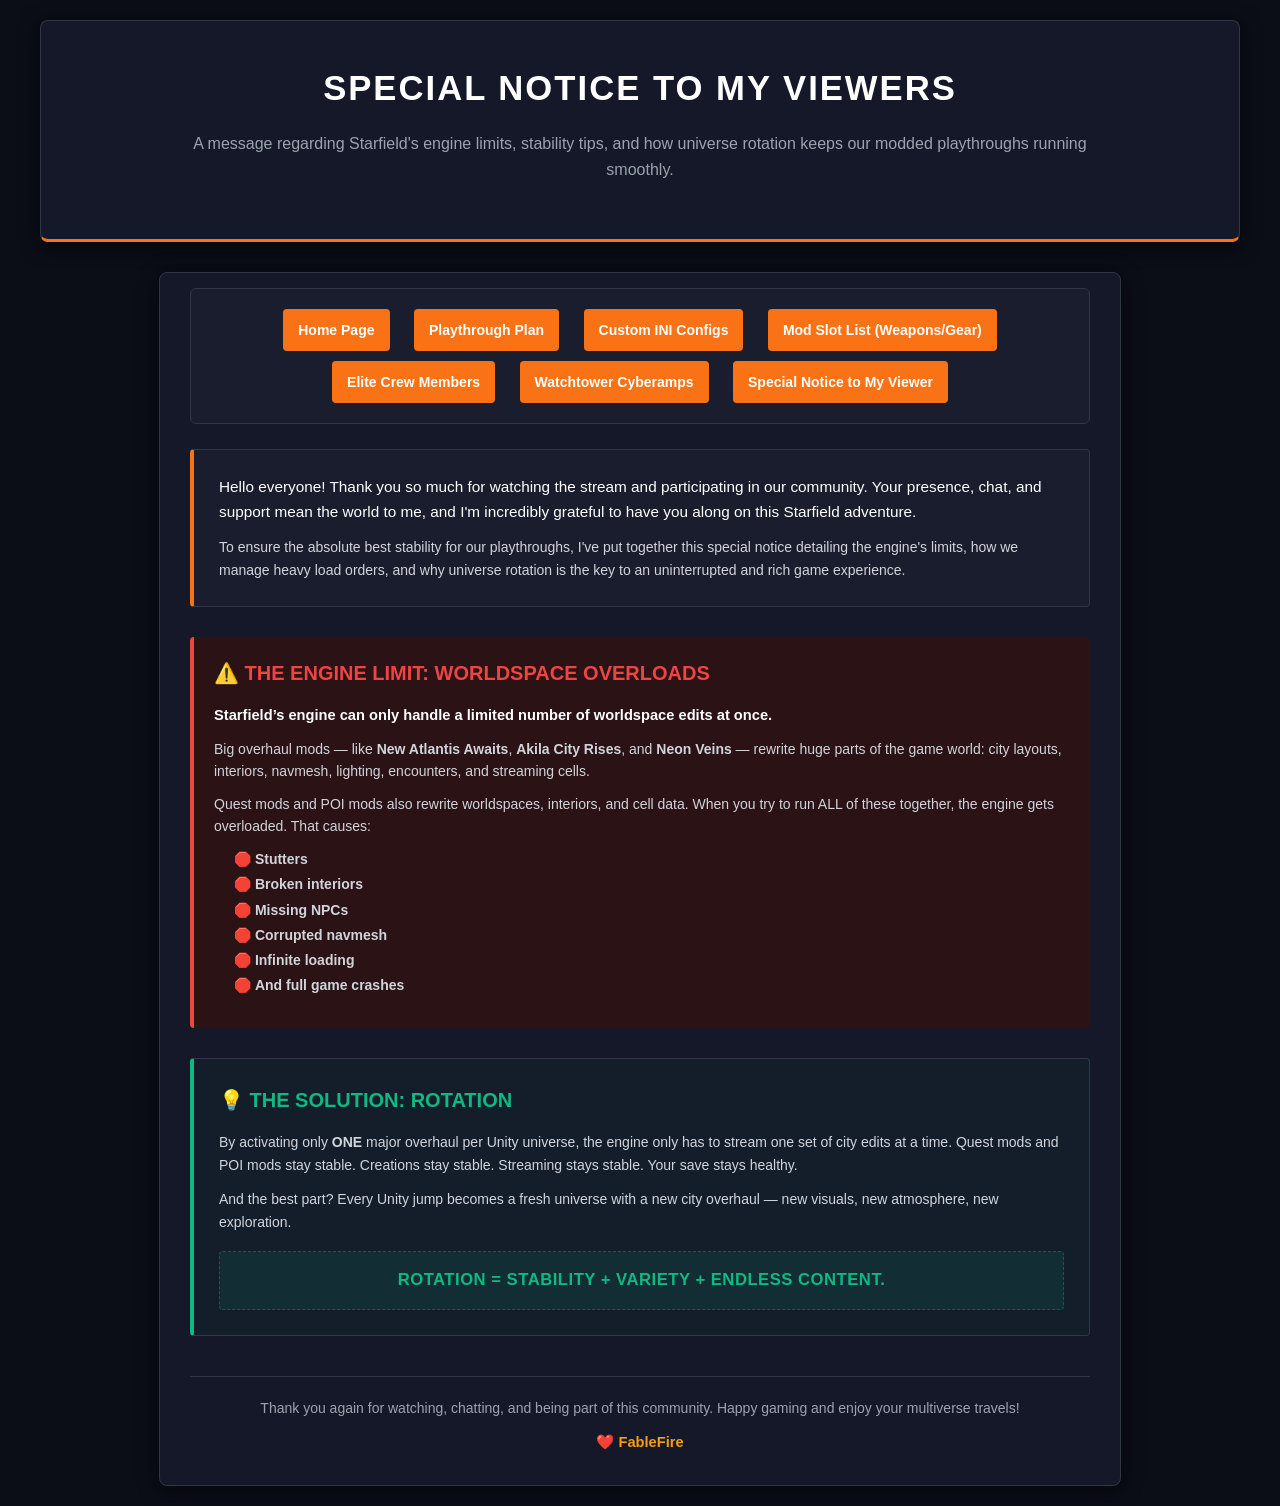
<file: Special_Notice.html>
<!DOCTYPE html>
<html lang="en">
<head>
<meta charset="UTF-8">
<meta name="viewport" content="width=device-width, initial-scale=1.0">
<title>Special Notice to My Viewer</title>
<link rel="stylesheet" href="styles.css">
</head>
<body>

<div class="container" style="max-width: 1200px; margin-bottom: 30px; background: none; border: none; box-shadow: none; padding: 0;">
    <div class="hero">
        <h1>Special Notice to My Viewers</h1>
        <p>A message regarding Starfield's engine limits, stability tips, and how universe rotation keeps our modded playthroughs running smoothly.</p>
    </div>
</div>

<div class="container" style="max-width: 900px;">
    <div class="links-box" style="margin-top: -15px; margin-bottom: 25px;">
        <a href="index.html" class="btn">Home Page</a>
        <a href="Playthrough-plan.html" class="btn">Playthrough Plan</a>
        <a href="https://drive.google.com/drive/folders/1IuJSevtT30CsbuSPgMwMbvyM0jWRvTxs?usp=sharing" class="btn" target="_blank">Custom INI Configs</a>
        <a href="Gear_Wep_Mod_Slots_List.html" class="btn">Mod Slot List (Weapons/Gear)</a>
        <a href="Elite_Crew_Members.html" class="btn">Elite Crew Members</a>
        <a href="Watchtower_Cyberamps.html" class="btn">Watchtower Cyberamps</a>
        <a href="Special_Notice.html" class="btn">Special Notice to My Viewer</a>
    </div>

    <!-- Welcoming Intro Section -->
    <div style="background-color: #1a1d2d; padding: 25px; border-left: 4px solid #f97316; border-radius: 4px; margin-bottom: 30px; border: 1px solid #2d3748; border-left: 4px solid #f97316;">
        <p style="margin: 0; font-size: 11.5pt; color: #ffffff; font-weight: 500; line-height: 1.6;">
            Hello everyone! Thank you so much for watching the stream and participating in our community. Your presence, chat, and support mean the world to me, and I'm incredibly grateful to have you along on this Starfield adventure.
        </p>
        <p style="margin: 12px 0 0 0; font-size: 10.5pt; color: #d1d5db; line-height: 1.6;">
            To ensure the absolute best stability for our playthroughs, I've put together this special notice detailing the engine's limits, how we manage heavy load orders, and why universe rotation is the key to an uninterrupted and rich game experience.
        </p>
    </div>

    <!-- Engine Limits Card -->
    <div class="notes-section" style="margin-top: 20px; margin-bottom: 30px; border-left-color: #ef4444; background-color: #2a1215;">
        <h2 class="notes-title" style="color: #ef4444; display: flex; align-items: center; gap: 8px;">
            ⚠️ The Engine Limit: Worldspace Overloads
        </h2>
        <div class="note-item" style="margin-bottom: 0;">
            <p style="color: #ffffff; font-size: 11pt; font-weight: bold; padding-left: 0; margin-bottom: 10px;">
                Starfield’s engine can only handle a limited number of worldspace edits at once.
            </p>
            <p style="padding-left: 0; font-size: 10.5pt; line-height: 1.6;">
                Big overhaul mods — like <strong>New Atlantis Awaits</strong>, <strong>Akila City Rises</strong>, and <strong>Neon Veins</strong> — rewrite huge parts of the game world: city layouts, interiors, navmesh, lighting, encounters, and streaming cells.
            </p>
            <p style="padding-left: 0; font-size: 10.5pt; line-height: 1.6; margin-top: 10px;">
                Quest mods and POI mods also rewrite worldspaces, interiors, and cell data. When you try to run ALL of these together, the engine gets overloaded. That causes:
            </p>
            <ul style="color: #d1d5db; font-size: 10.5pt; padding-left: 20px; margin-top: 10px; margin-bottom: 10px; list-style-type: none; line-height: 1.8;">
                <li>🛑 <strong>Stutters</strong></li>
                <li>🛑 <strong>Broken interiors</strong></li>
                <li>🛑 <strong>Missing NPCs</strong></li>
                <li>🛑 <strong>Corrupted navmesh</strong></li>
                <li>🛑 <strong>Infinite loading</strong></li>
                <li>🛑 <strong>And full game crashes</strong></li>
            </ul>
        </div>
    </div>

    <!-- The Solution Card -->
    <div style="background-color: #10b9810a; border: 1px solid #2d3748; border-left: 4px solid #10b981; padding: 25px; border-radius: 4px; margin-bottom: 30px;">
        <h2 style="color: #10b981; font-size: 15pt; margin-top: 0; margin-bottom: 15px; text-transform: uppercase;">
            💡 The Solution: Rotation
        </h2>
        <p style="margin: 0 0 12px 0; font-size: 10.5pt; color: #d1d5db; line-height: 1.6;">
            By activating only <strong>ONE</strong> major overhaul per Unity universe, the engine only has to stream one set of city edits at a time. Quest mods and POI mods stay stable. Creations stay stable. Streaming stays stable. Your save stays healthy.
        </p>
        <p style="margin: 0 0 18px 0; font-size: 10.5pt; color: #d1d5db; line-height: 1.6;">
            And the best part? Every Unity jump becomes a fresh universe with a new city overhaul — new visuals, new atmosphere, new exploration.
        </p>
        <div style="background-color: #10b9811a; padding: 15px; border-radius: 4px; text-align: center; border: 1px dashed #10b98155;">
            <p style="margin: 0; font-size: 12.5pt; color: #10b981; font-weight: bold; text-transform: uppercase; letter-spacing: 0.5px;">
                Rotation = stability + variety + endless content.
            </p>
        </div>
    </div>

    <!-- Outro Section -->
    <div style="text-align: center; margin-top: 40px; padding-top: 20px; border-top: 1px solid #2d3748; color: #9ca3af;">
        <p style="font-size: 10.5pt; margin: 0 0 12px 0; line-height: 1.6;">
            Thank you again for watching, chatting, and being part of this community. Happy gaming and enjoy your multiverse travels!
        </p>
        <p style="font-size: 11pt; color: #f59e0b; font-weight: bold; margin: 0;">
            ❤️ FableFire
        </p>
    </div>

</div>

</body>
</html>
</file>
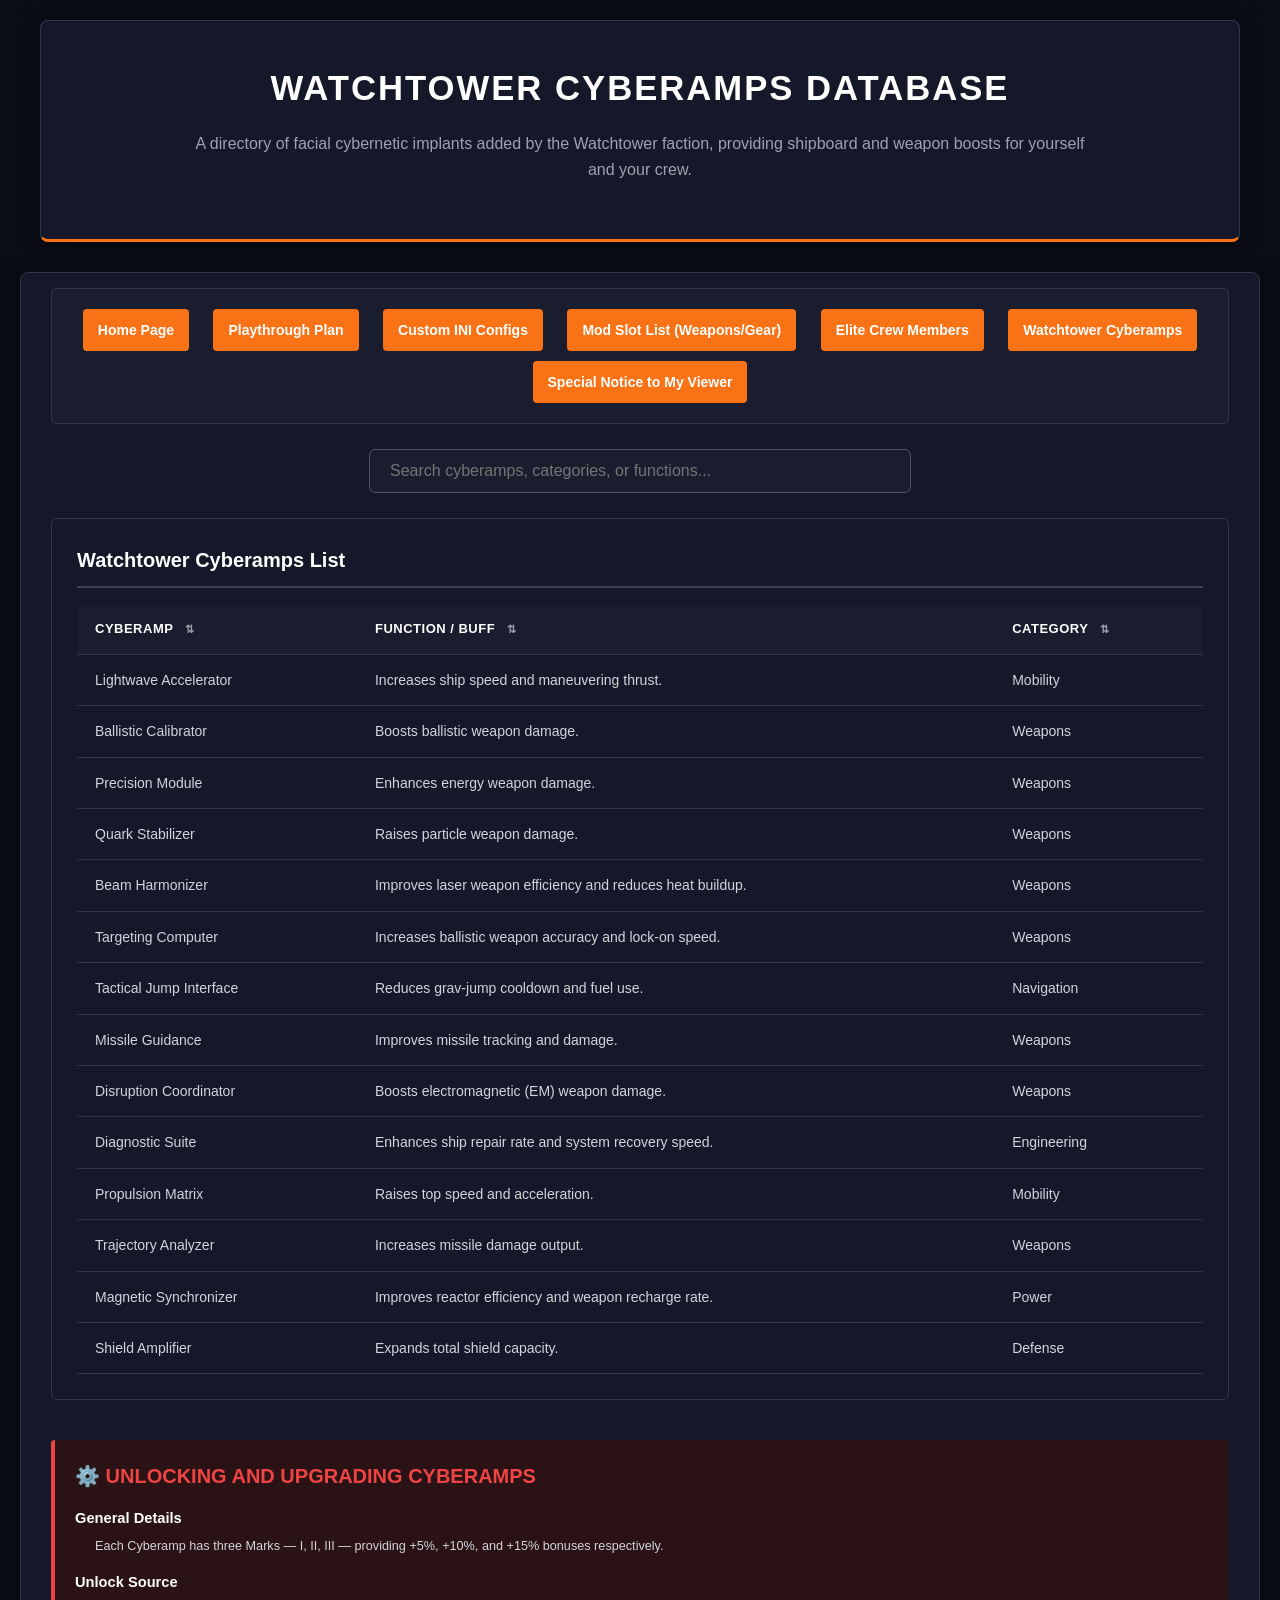
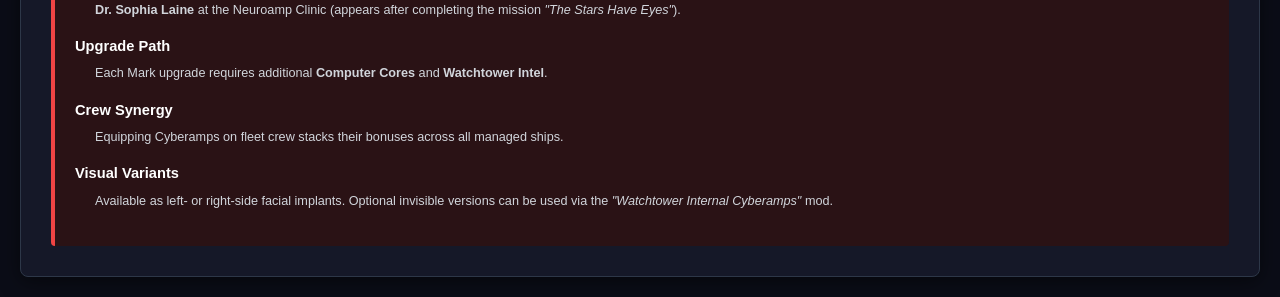
<file: Watchtower_Cyberamps.html>
<!DOCTYPE html>
<html lang="en">
<head>
<meta charset="UTF-8">
<meta name="viewport" content="width=device-width, initial-scale=1.0">
<title>Starfield Watchtower Cyberamps Database</title>
<link rel="stylesheet" href="styles.css">
</head>
<body>

<div class="container" style="max-width: 1200px; margin-bottom: 30px; background: none; border: none; box-shadow: none; padding: 0;">
    <div class="hero">
        <h1>Watchtower Cyberamps Database</h1>
        <p>A directory of facial cybernetic implants added by the Watchtower faction, providing shipboard and weapon boosts for yourself and your crew.</p>
    </div>
</div>

<div class="container">
    <div class="links-box" style="margin-top: -15px; margin-bottom: 25px;">
        <a href="index.html" class="btn">Home Page</a>
        <a href="Playthrough-plan.html" class="btn">Playthrough Plan</a>
        <a href="https://drive.google.com/drive/folders/1IuJSevtT30CsbuSPgMwMbvyM0jWRvTxs?usp=sharing" class="btn" target="_blank">Custom INI Configs</a>
        <a href="Gear_Wep_Mod_Slots_List.html" class="btn">Mod Slot List (Weapons/Gear)</a>
        <a href="Elite_Crew_Members.html" class="btn">Elite Crew Members</a>
        <a href="Watchtower_Cyberamps.html" class="btn">Watchtower Cyberamps</a>
        <a href="Special_Notice.html" class="btn">Special Notice to My Viewer</a>
    </div>

    <div class="search-container">
        <input type="text" id="searchInput" onkeyup="searchTables()" placeholder="Search cyberamps, categories, or functions...">
    </div>

    <!-- CYBERAMPS TABLE -->
    <div id="Cyberamps" class="tabcontent" style="display: block; border-top: 1px solid #2d3748; border-radius: 6px;">
        <h2 class="table-title">Watchtower Cyberamps List</h2>
        <table id="CyberampsTable">
            <thead>
                <tr>
                    <th onclick="sortTable('CyberampsTable', 0)">CyberAmp <span class="sort-icon"></span></th>
                    <th onclick="sortTable('CyberampsTable', 1)">Function / Buff <span class="sort-icon"></span></th>
                    <th onclick="sortTable('CyberampsTable', 2)">Category <span class="sort-icon"></span></th>
                </tr>
            </thead>
            <tbody>
                <tr>
                    <td>Lightwave Accelerator</td>
                    <td>Increases ship speed and maneuvering thrust.</td>
                    <td>Mobility</td>
                </tr>
                <tr>
                    <td>Ballistic Calibrator</td>
                    <td>Boosts ballistic weapon damage.</td>
                    <td>Weapons</td>
                </tr>
                <tr>
                    <td>Precision Module</td>
                    <td>Enhances energy weapon damage.</td>
                    <td>Weapons</td>
                </tr>
                <tr>
                    <td>Quark Stabilizer</td>
                    <td>Raises particle weapon damage.</td>
                    <td>Weapons</td>
                </tr>
                <tr>
                    <td>Beam Harmonizer</td>
                    <td>Improves laser weapon efficiency and reduces heat buildup.</td>
                    <td>Weapons</td>
                </tr>
                <tr>
                    <td>Targeting Computer</td>
                    <td>Increases ballistic weapon accuracy and lock‑on speed.</td>
                    <td>Weapons</td>
                </tr>
                <tr>
                    <td>Tactical Jump Interface</td>
                    <td>Reduces grav‑jump cooldown and fuel use.</td>
                    <td>Navigation</td>
                </tr>
                <tr>
                    <td>Missile Guidance</td>
                    <td>Improves missile tracking and damage.</td>
                    <td>Weapons</td>
                </tr>
                <tr>
                    <td>Disruption Coordinator</td>
                    <td>Boosts electromagnetic (EM) weapon damage.</td>
                    <td>Weapons</td>
                </tr>
                <tr>
                    <td>Diagnostic Suite</td>
                    <td>Enhances ship repair rate and system recovery speed.</td>
                    <td>Engineering</td>
                </tr>
                <tr>
                    <td>Propulsion Matrix</td>
                    <td>Raises top speed and acceleration.</td>
                    <td>Mobility</td>
                </tr>
                <tr>
                    <td>Trajectory Analyzer</td>
                    <td>Increases missile damage output.</td>
                    <td>Weapons</td>
                </tr>
                <tr>
                    <td>Magnetic Synchronizer</td>
                    <td>Improves reactor efficiency and weapon recharge rate.</td>
                    <td>Power</td>
                </tr>
                <tr>
                    <td>Shield Amplifier</td>
                    <td>Expands total shield capacity.</td>
                    <td>Defense</td>
                </tr>
            </tbody>
        </table>
    </div>

    <!-- PLAYTHROUGH PLAN NOTES SECTION -->
    <div class="notes-section">
        <h2 class="notes-title">⚙️ Unlocking and Upgrading Cyberamps</h2>
        <div class="note-item">
            <h4>General Details</h4>
            <p>Each Cyberamp has three Marks — I, II, III — providing +5%, +10%, and +15% bonuses respectively.</p>
        </div>
        <div class="note-item">
            <h4>Unlock Source</h4>
            <p><strong>Dr. Sophia Laine</strong> at the Neuroamp Clinic (appears after completing the mission <em>"The Stars Have Eyes"</em>).</p>
        </div>
        <div class="note-item">
            <h4>Upgrade Path</h4>
            <p>Each Mark upgrade requires additional <strong>Computer Cores</strong> and <strong>Watchtower Intel</strong>.</p>
        </div>
        <div class="note-item">
            <h4>Crew Synergy</h4>
            <p>Equipping Cyberamps on fleet crew stacks their bonuses across all managed ships.</p>
        </div>
        <div class="note-item">
            <h4>Visual Variants</h4>
            <p>Available as left- or right-side facial implants. Optional invisible versions can be used via the <em>"Watchtower Internal Cyberamps"</em> mod.</p>
        </div>
    </div>

</div>

<script>
    function searchTables() {
        let input, filter, table, tr, td, i, j, txtValue;
        input = document.getElementById("searchInput");
        filter = input.value.toLowerCase();
        
        table = document.getElementById("CyberampsTable");
        tr = table.getElementsByTagName("tr");

        for (i = 1; i < tr.length; i++) {
            tr[i].style.display = "none";
            td = tr[i].getElementsByTagName("td");
            for (j = 0; j < td.length; j++) {
                if (td[j]) {
                    txtValue = td[j].textContent || td[j].innerText;
                    if (txtValue.toLowerCase().indexOf(filter) > -1) {
                        tr[i].style.display = "";
                        break;
                    }
                }
            }
        }
    }

    let sortDirections = {};
    function sortTable(tableId, columnIndex) {
        let table, rows, switching, i, x, y, shouldSwitch;
        table = document.getElementById(tableId);
        let headers = table.getElementsByTagName("th");

        // Reset other headers classes
        for (let h = 0; h < headers.length; h++) {
            if (h !== columnIndex) {
                headers[h].classList.remove("asc", "desc");
            }
        }

        let currentHeader = headers[columnIndex];

        if (!(tableId + columnIndex in sortDirections)) {
            sortDirections[tableId + columnIndex] = true;
            currentHeader.classList.add("asc");
        } else {
            sortDirections[tableId + columnIndex] = !sortDirections[tableId + columnIndex];
            if (sortDirections[tableId + columnIndex]) {
                currentHeader.classList.remove("desc");
                currentHeader.classList.add("asc");
            } else {
                currentHeader.classList.remove("asc");
                currentHeader.classList.add("desc");
            }
        }

        let sortDir = sortDirections[tableId + columnIndex];
        switching = true;

        while (switching) {
            switching = false;
            rows = table.rows;
            for (i = 1; i < (rows.length - 1); i++) {
                shouldSwitch = false;
                x = rows[i].getElementsByTagName("TD")[columnIndex];
                y = rows[i + 1].getElementsByTagName("TD")[columnIndex];

                let valX = x.textContent || x.innerText;
                let valY = y.textContent || y.innerText;

                // Handle natural alphanumeric sorting
                if (sortDir) {
                    if (valX.toLowerCase() > valY.toLowerCase()) {
                        shouldSwitch = true;
                        break;
                    }
                } else {
                    if (valX.toLowerCase() < valY.toLowerCase()) {
                        shouldSwitch = true;
                        break;
                    }
                }
            }
            if (shouldSwitch) {
                rows[i].parentNode.insertBefore(rows[i + 1], rows[i]);
                switching = true;
            }
        }
    }
</script>

</body>
</html>
</file>
<file: stylesindex.css>
@page {
            size: A4;
            margin: 15mm 12mm;
            background-color: #0b0d17;
        }
        *, *::before, *::after { box-sizing: border-box; }
        body {
            font-family: 'Segoe UI', Tahoma, Geneva, Verdana, sans-serif;
            background-color: #0b0d17;
            color: #d1d5db;
            margin: 0;
            padding: 0;
            line-height: 1.6;
        }
        .hero {
            background-color: #151828;
            padding: 40px 20px;
            text-align: center;
            border-bottom: 3px solid #f97316;
            margin: -15mm -12mm 20px -12mm;
        }
        .hero h1 {
            color: #ffffff;
            font-size: 26pt;
            margin: 0;
            text-transform: uppercase;
            letter-spacing: 2px;
        }
        .hero p {
            font-size: 11pt;
            color: #9ca3af;
            margin-top: 10px;
            max-width: 85%;
            margin-left: auto;
            margin-right: auto;
        }
        .container {
            width: 100%;
            padding: 0 10px;
        }
        .links-box {
            background-color: #1a1d2d;
            border: 1px solid #2d3748;
            padding: 15px;
            text-align: center;
            margin-bottom: 30px;
            border-radius: 6px;
        }
        .btn {
            display: inline-block;
            background-color: #f97316;
            color: #ffffff;
            text-decoration: none;
            padding: 10px 15px;
            margin: 5px 10px;
            border-radius: 4px;
            font-weight: bold;
            font-size: 10.5pt;
            transition: background-color 0.3s, color 0.3s;
        }
        .btn:hover {
            background-color: #ea580c;
            color: #ffffff;
        }
        .category-title {
            color: #ffffff;
            font-size: 21pt;
            border-bottom: 2px solid #374151;
            padding-bottom: 5px;
            margin-top: 30px;
            margin-bottom: 15px;
            text-transform: uppercase;
        }
        .mod-card {
            background-color: #1a1d2d;
            border-left: 4px solid #f97316;
            padding: 15px;
            margin-bottom: 15px;
            page-break-inside: avoid;
        }
        .mod-title {
            font-size: 15pt;
            color: #ffffff;
            margin: 0 0 5px 0;
            font-weight: bold;
        }
        .mod-title a {
            color: #60a5fa;
            text-decoration: none;
        }
        .mod-author {
            font-size: 10pt;
            color: #f59e0b;
            margin-bottom: 10px;
        }
        .mod-desc {
            font-size: 11pt;
            color: #d1d5db;
            margin: 0;
        }
        .mod-desc ul {
            margin: 5px 0;
            padding-left: 20px;
        }
        .mod-desc h6 {
            color: #ffffff;
            font-size: 10.5pt;
            margin: 10px 0 5px 0;
            text-transform: uppercase;
        }
        .notes-section {
            background-color: #2a1215;
            border-left: 4px solid #ef4444;
            padding: 20px;
            margin-top: 40px;
        }
        .notes-title {
            color: #ef4444;
            font-size: 15pt;
            margin-top: 0;
            margin-bottom: 15px;
            text-transform: uppercase;
        }
        .note-item {
            margin-bottom: 15px;
            page-break-inside: avoid;
        }
        .note-item h4 {
            color: #ffffff;
            margin: 0 0 5px 0;
            font-size: 11pt;
        }
        .note-item p, .note-item ul {
            font-size: 9.5pt;
            margin: 0 0 10px 0;
            padding-left: 20px;
        }
        /* Make it look centered and neat in a web browser too */
        @media screen {
            body { margin: 0; }
            .hero { margin: 0; padding: 60px 20px; }
            .container { max-width: 900px; margin: 0 auto; padding: 20px; }
            .notes-section { border-radius: 4px; }
            .mod-card { border-radius: 4px; }
        }
</file>
<file: styles.css>
body {
        font-family: 'Segoe UI', Tahoma, Geneva, Verdana, sans-serif;
        background-color: #0b0d17;
        color: #d1d5db;
        margin: 0;
        padding: 20px;
        line-height: 1.6;
    }
    .hero {
        background-color: #151828;
        padding: 40px 20px;
        text-align: center;
        border: 1px solid #2d3748;
        border-bottom: 3px solid #f97316;
        border-radius: 8px;
        margin-bottom: 30px;
        box-shadow: 0 4px 20px rgba(0,0,0,0.5);
    }
    .hero h1 {
        color: #ffffff;
        font-size: 26pt;
        margin: 0 0 15px 0;
        text-transform: uppercase;
        letter-spacing: 2px;
    }
    .hero p {
        font-size: 12pt;
        color: #9ca3af;
        margin-top: 10px;
        max-width: 900px;
        margin-left: auto;
        margin-right: auto;
    }
    .hero strong {
        color: #f97316;
    }
    .container {
        max-width: 1200px;
        margin: 0 auto;
        background: #151828;
        padding: 30px;
        border-radius: 8px;
        box-shadow: 0 4px 20px rgba(0,0,0,0.5);
        border: 1px solid #2d3748;
    }
    .search-container {
        margin-bottom: 25px;
    }
    #searchInput {
        width: 100%;
        max-width: 500px;
        padding: 12px 20px;
        font-size: 16px;
        background-color: #1a1d2d;
        border: 1px solid #4a5568;
        border-radius: 6px;
        display: block;
        margin: 0 auto;
        color: #ffffff;
        transition: border-color 0.3s;
    }
    #searchInput:focus {
        border-color: #f97316;
        outline: none;
    }

    /* Tabs styling */
    .tab {
        overflow: hidden;
        background-color: #1a1d2d;
        border-radius: 6px 6px 0 0;
        display: flex;
        border: 1px solid #2d3748;
        border-bottom: none;
    }
    .tab button {
        background-color: inherit;
        border: none;
        outline: none;
        cursor: pointer;
        padding: 15px 24px;
        transition: 0.3s;
        font-size: 16px;
        font-weight: bold;
        flex: 1;
        color: #9ca3af;
        text-transform: uppercase;
        letter-spacing: 1px;
    }
    .tab button:hover {
        background-color: #25293e;
        color: #ffffff;
    }
    .tab button.active {
        background-color: #151828;
        color: #f97316;
        border-top: 3px solid #f97316;
        margin-top: -3px;
    }

    /* Tab content */
    .tabcontent {
        display: none;
        padding: 25px;
        background-color: #151828;
        border: 1px solid #2d3748;
        border-top: none;
        border-radius: 0 0 6px 6px;
    }

    table {
        width: 100%;
        border-collapse: collapse;
        font-size: 14px;
        margin-top: 10px;
    }
    th, td {
        padding: 14px 18px;
        border-bottom: 1px solid #2d3748;
        text-align: left;
    }
    th {
        background-color: #1a1d2d;
        color: #ffffff;
        cursor: pointer;
        position: sticky;
        top: 0;
        user-select: none;
        font-weight: 600;
        text-transform: uppercase;
        font-size: 13px;
        letter-spacing: 0.5px;
    }
    th:hover {
        background-color: #25293e;
        color: #f97316;
    }
    tr:hover {
        background-color: #1e2235;
    }
    td.active-jump {
        color: #10b981;
        font-weight: bold;
        text-align: center;
    }
    td.incompatible {
        color: #ef4444;
        font-weight: bold;
    }
    td.tbd {
        color: #f59e0b;
        font-weight: bold;
        text-align: center;
    }
    .sort-icon {
        margin-left: 8px;
        font-size: 11px;
        color: #9ca3af;
    }
    th.asc .sort-icon::after {
        content: " ▲";
        color: #f97316;
    }
    th.desc .sort-icon::after {
        content: " ▼";
        color: #f97316;
    }
    th:not(.asc):not(.desc) .sort-icon::after {
        content: " ⇅";
    }
    .table-title {
        color: #ffffff;
        margin-top: 0;
        border-bottom: 2px solid #374151;
        padding-bottom: 10px;
        font-size: 20px;
    }

    /* Notes Section */
    .notes-section {
        background-color: #2a1215;
        border-left: 4px solid #ef4444;
        padding: 20px;
        margin-top: 40px;
        border-radius: 4px;
    }
    .notes-title {
        color: #ef4444;
        font-size: 15pt;
        margin-top: 0;
        margin-bottom: 15px;
        text-transform: uppercase;
    }
    .note-item {
        margin-bottom: 15px;
    }
    .note-item h4 {
        color: #ffffff;
        margin: 0 0 5px 0;
        font-size: 11pt;
    }
    .note-item p {
        font-size: 9.5pt;
        margin: 0 0 10px 0;
        padding-left: 20px;
        color: #d1d5db;
    }

    /* Highlight Unity 1 Column */
    #QuestTable th:nth-child(3):not(:hover),
    #POITable th:nth-child(3):not(:hover),
    #WorldSpaceTable th:nth-child(3):not(:hover) {
        color: #10b981;
        border-bottom: 2px solid #10b981;
    }

    #QuestTable td:nth-child(3),
    #POITable td:nth-child(3),
    #WorldSpaceTable td:nth-child(3) {
        background-color: rgba(16, 185, 129, 0.04);
    }

    /* Links Box Navigation Styling */
    .links-box {
        background-color: #1a1d2d;
        border: 1px solid #2d3748;
        padding: 15px;
        text-align: center;
        margin-bottom: 30px;
        border-radius: 6px;
    }
    .btn {
        display: inline-block;
        background-color: #f97316;
        color: #ffffff;
        text-decoration: none;
        padding: 10px 15px;
        margin: 5px 10px;
        border-radius: 4px;
        font-weight: bold;
        font-size: 10.5pt;
        transition: background-color 0.3s, color 0.3s;
    }
    .btn:hover {
        background-color: #ea580c;
        color: #ffffff;
    }
</file>
